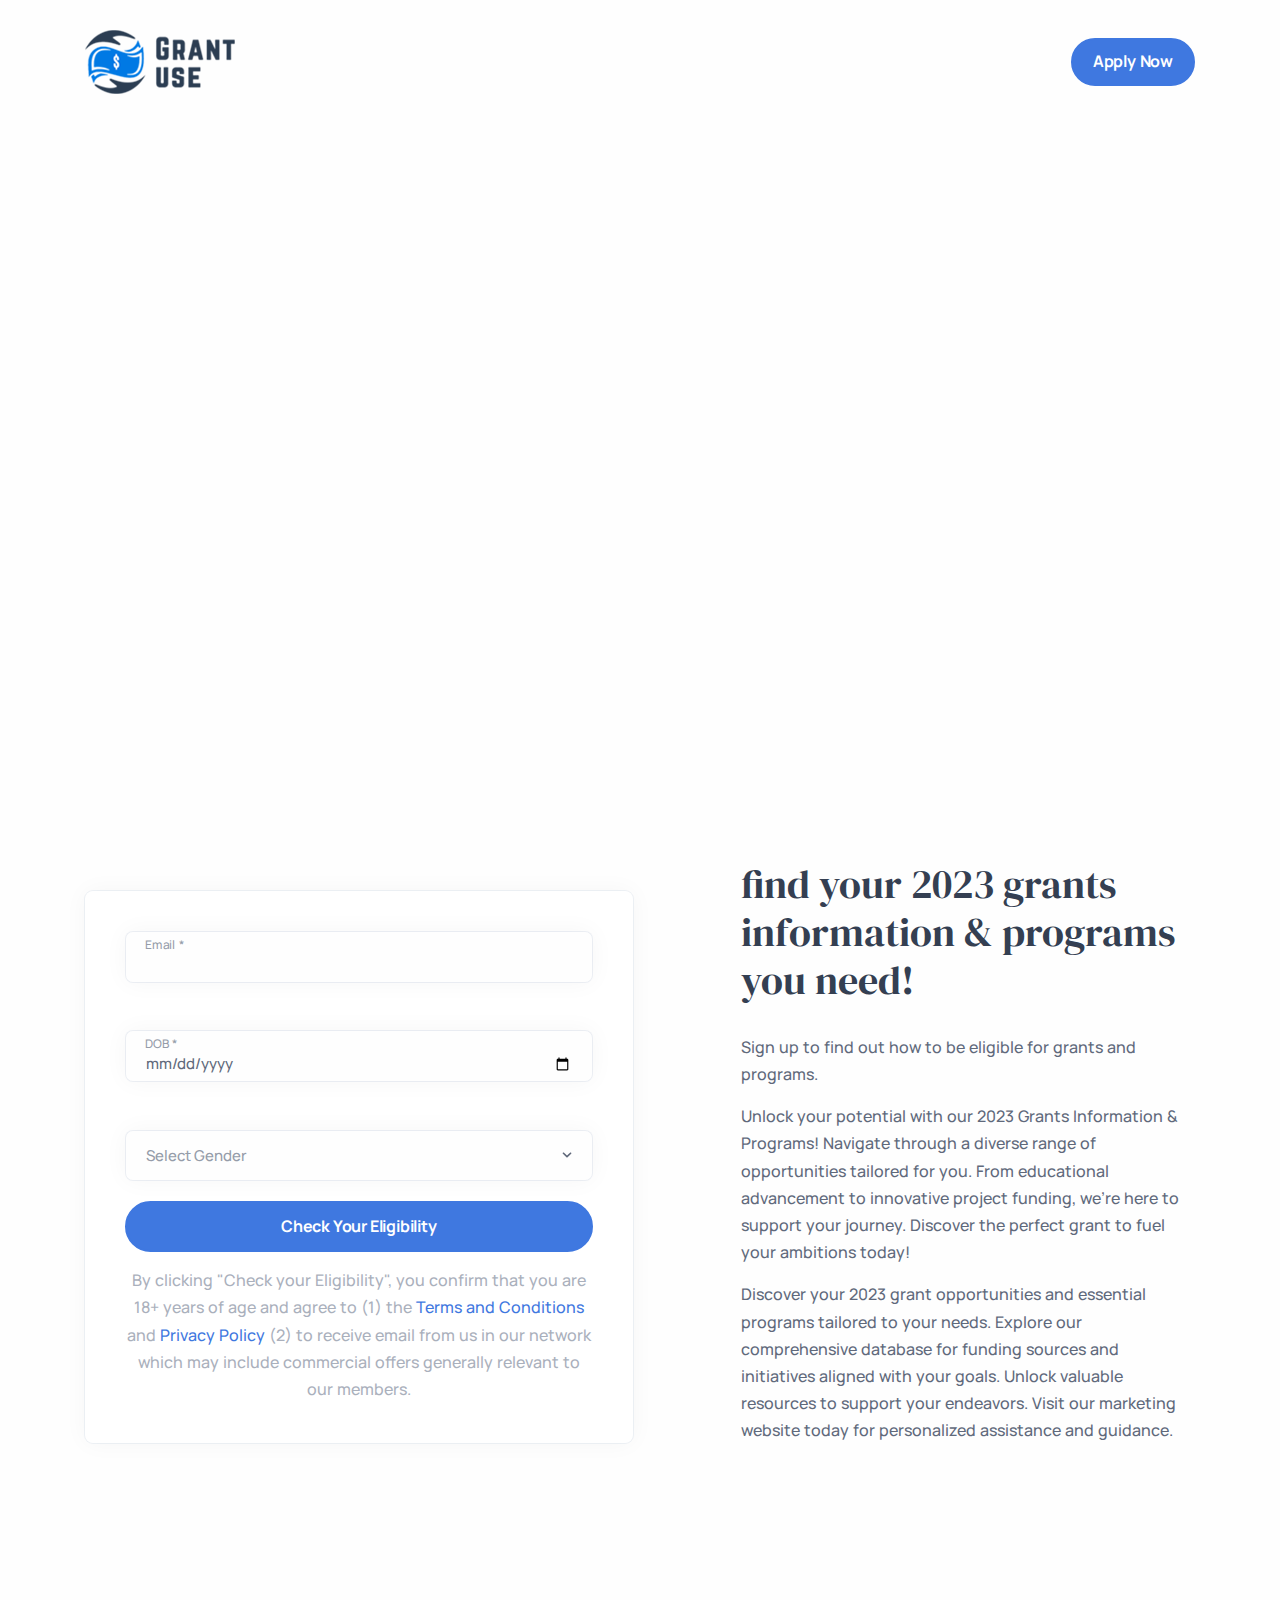
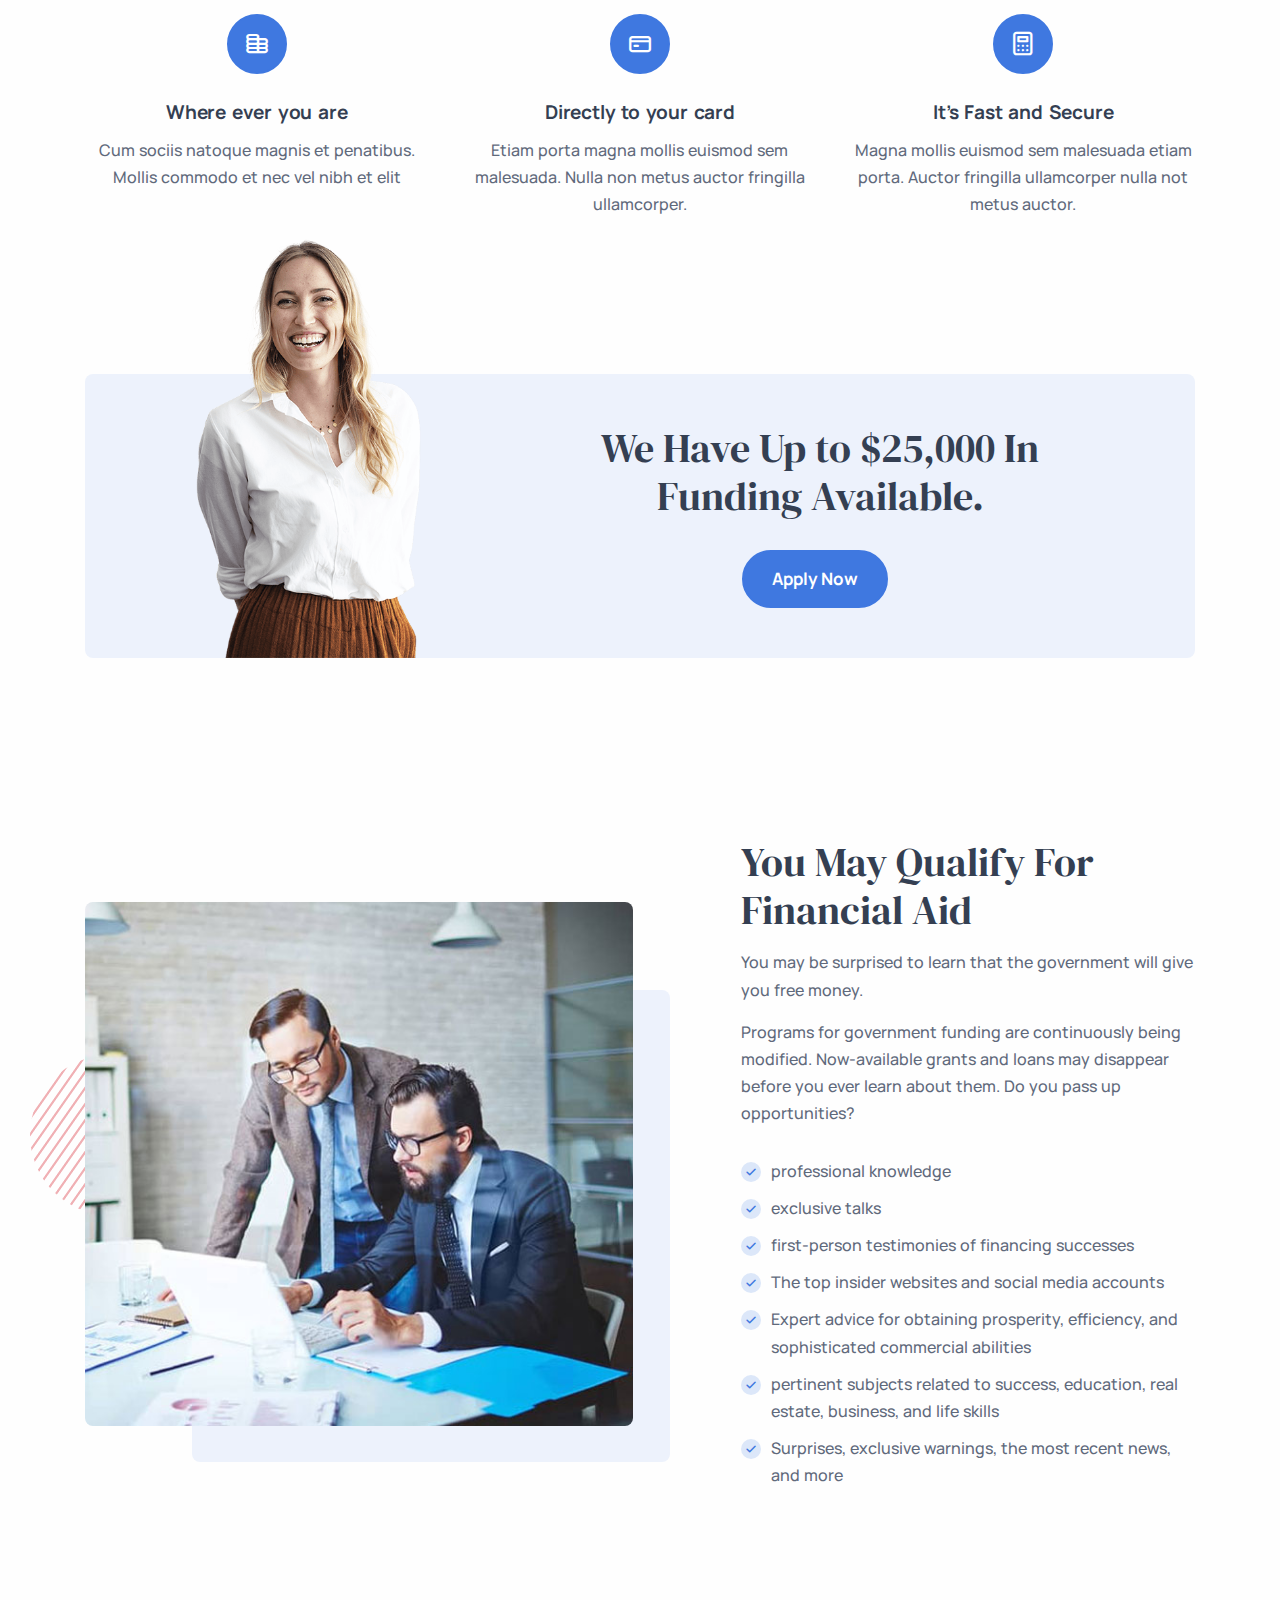
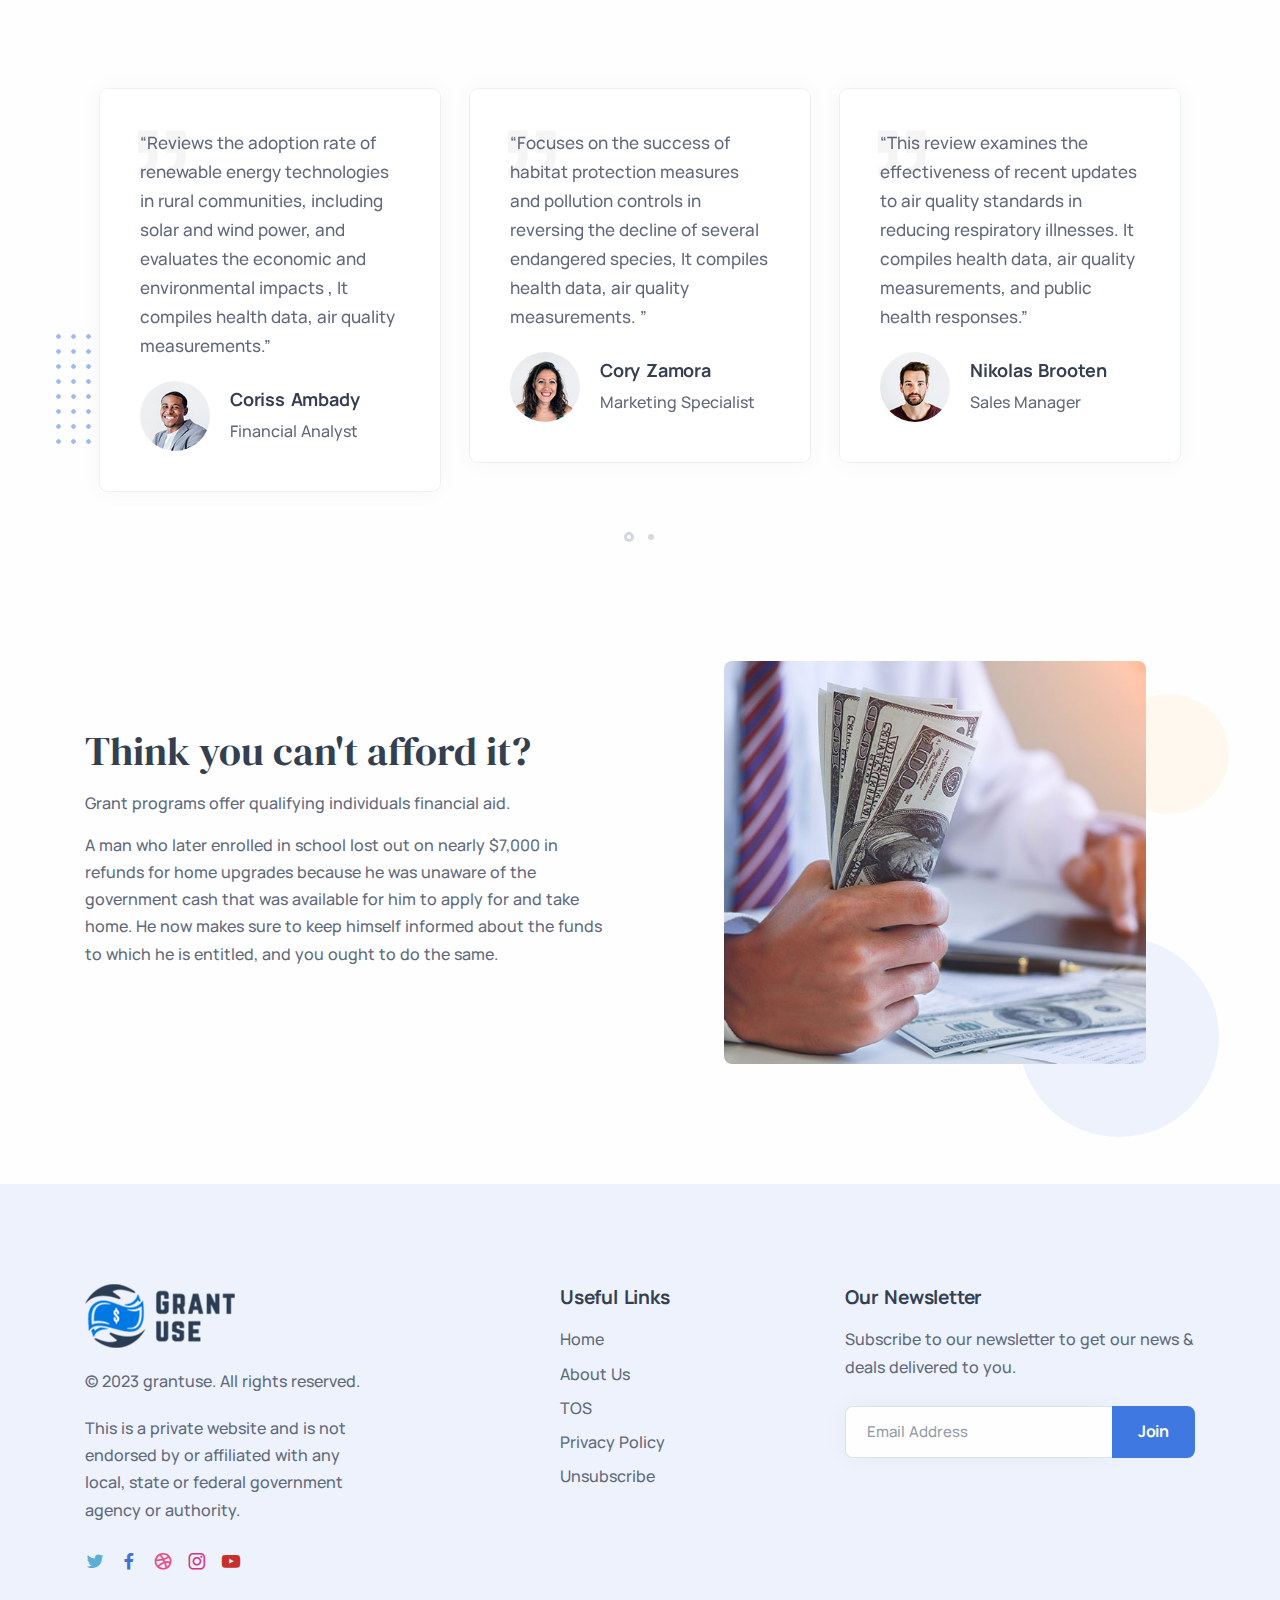
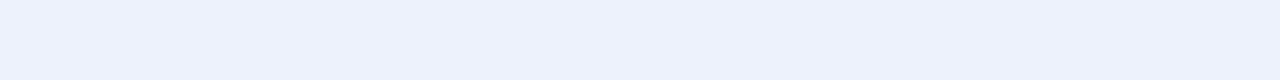
<file: index.html>
<!DOCTYPE html>
<html lang="en">
  <head>
    <meta charset="utf-8" />
    <meta name="viewport" content="width=device-width, initial-scale=1.0" />
    <title>Grant Use</title>
    <meta
      name="description"
      content="One kind of pure life insurance that has affordable rates and provides the insured with death benefits is Grant Use. Get back your premium investment and keep your tax liability low"
    />
    <meta
      name="keywords"
      content="Grant Cardone, Grant Williams, Cary Grant, and Pella Grant"
    />
    <link rel="shortcut icon" href="public/assets/img/favicon.png" />
    <link rel="stylesheet" href="public/assets/css/plugins.css" />
    <link rel="stylesheet" href="public/assets/css/style.css" />
    <link rel="stylesheet" href="public/assets/css/custom.css" />
    <link
      rel="preload"
      href="public/assets/css/fonts/dm.css"
      as="style"
      onload="this.rel='stylesheet'"
    />
  </head>
  <body>
    <div class="content-wrapper">
      <header class="wrapper bg-light">
        <nav
          class="navbar navbar-expand-lg center-nav transparent navbar-light"
        >
          <div class="container flex-lg-row flex-nowrap align-items-center">
            <div class="navbar-brand w-100">
              <a href="index.html">
                <img src="public/assets/img/logo.png" alt="" />
              </a>
            </div>
            <div
              class="navbar-collapse offcanvas offcanvas-nav offcanvas-start"
            >
              <div class="offcanvas-header d-lg-none">
                <h3 class="text-white fs-30 mb-0">Grant Use</h3>
                <button
                  type="button"
                  class="btn-close btn-close-white"
                  data-bs-dismiss="offcanvas"
                  aria-label="Close"
                ></button>
              </div>
            </div>
            <!-- /.navbar-collapse -->
            <div class="navbar-other w-100 d-flex ms-auto">
              <ul class="navbar-nav flex-row align-items-center ms-auto">
                <li class="nav-item">
                  <a href="#apply" class="btn btn-sm btn-primary rounded-pill"
                    >Apply Now</a
                  >
                </li>
                <li class="nav-item d-none">
                  <button class="hamburger offcanvas-nav-btn">
                    <span></span>
                  </button>
                </li>
              </ul>
              <!-- /.navbar-nav -->
            </div>
            <!-- /.navbar-other -->
          </div>
          <!-- /.container -->
        </nav>
        <!-- /.navbar -->
      </header>
      <!-- /header -->
      <section class="wrapper bg-light">
        <div class="container pt-8 pt-md-14">
          <div
            class="row gx-lg-0 gx-xl-8 gy-10 gy-md-13 gy-lg-0 mb-7 mb-md-11 mb-lg-17 align-items-center"
          >
            <div
              class="col-md-8 offset-md-2 col-lg-5 offset-lg-1 position-relative order-lg-2"
              data-cue="zoomIn"
            >
              <div
                class="shape bg-dot primary rellax w-17 h-19"
                data-rellax-speed="1"
                style="top: -1.7rem; left: -1.5rem"
              ></div>
              <div
                class="shape rounded bg-soft-primary rellax d-md-block"
                data-rellax-speed="0"
                style="bottom: -1.8rem; right: -0.8rem; width: 85%; height: 90%"
              ></div>
              <figure class="rounded">
                <img
                  src="public/assets/img/photos/hero-image.jpg"
                  alt=""
                />
              </figure>
            </div>
            <!--/column -->
            <div
              class="col-lg-6 mt-lg-n10 text-center text-lg-start"
              data-cues="slideInDown"
              data-group="page-title"
              data-delay="600"
            >
              <h1 class="display-4 mb-5">
                Billions of Government Dollars In Grants Are Awarded Each and
                Every Year
              </h1>
              <p class="lead fs-25 lh-sm mb-7 px-md-10 px-lg-0">
                More than a million students were eligible for Pell Grants in
                2022–2023; colleges and universities received $23 billion in
                relief aid.
              </p>
              <ul class="gd-hero-list list-unstyled">
                <li
                  class="gd-hero-item d-flex justify-content-center justify-content-lg-start"
                >
                  <span class="gd-hero-item-icon"
                    ><i class="fa-regular fa-square-check"></i
                  ></span>
                  <p class="gd-hero-item-text mb-1">
                    Learn About Grants for Women, Minorities &amp; Veterans
                  </p>
                </li>
                <li
                  class="gd-hero-item d-flex justify-content-center justify-content-lg-start"
                >
                  <span class="gd-hero-item-icon"
                    ><i class="fa-regular fa-square-check"></i
                  ></span>
                  <p class="gd-hero-item-text mb-1">
                    Education Grant Benefits &amp; Assistance
                  </p>
                </li>
                <li
                  class="gd-hero-item d-flex justify-content-center justify-content-lg-start"
                >
                  <span class="gd-hero-item-icon"
                    ><i class="fa-regular fa-square-check"></i
                  ></span>
                  <p class="gd-hero-item-text mb-1">
                    Scholarships for Students In Need
                  </p>
                </li>
                <li
                  class="gd-hero-item d-flex justify-content-center justify-content-lg-start"
                >
                  <span class="gd-hero-item-icon"
                    ><i class="fa-regular fa-square-check"></i
                  ></span>
                  <p class="gd-hero-item-text mb-1">Go Back to School</p>
                </li>
                <li
                  class="gd-hero-item d-flex justify-content-center justify-content-lg-start"
                >
                  <span class="gd-hero-item-icon"
                    ><i class="fa-regular fa-square-check"></i
                  ></span>
                  <p class="gd-hero-item-text mb-1">Start A Business</p>
                </li>
                <li
                  class="gd-hero-item d-flex justify-content-center justify-content-lg-start"
                >
                  <span class="gd-hero-item-icon"
                    ><i class="fa-regular fa-square-check"></i
                  ></span>
                  <p class="gd-hero-item-text mb-1">Pay off Debt</p>
                </li>
                <li
                  class="gd-hero-item d-flex justify-content-center justify-content-lg-start"
                >
                  <span class="gd-hero-item-icon"
                    ><i class="fa-regular fa-square-check"></i
                  ></span>
                  <p class="gd-hero-item-text mb-1">Buy A Home</p>
                </li>
              </ul>
            </div>
            <!--/column -->
          </div>
          <!-- /.row -->
        </div>
        <!--/.container -->
        <div class="container" id="apply">
          <div
            class="row gy-10 gy-sm-13 gx-lg-3 align-items-center mb-14 mb-md-16 mb-lg-17"
          >
            <div class="col-md-8 col-lg-6 position-relative mx-auto">
              <div class="card">
                <div class="card-body">
                  <form
                    class=""
                    action="Coregistraion.html"
                    id="contact_form1"
                    name="contact_form"
                    
                  >
                    <div class="row gx-4">
                      <div class="col-12">
                        <div class="form-floating mb-4">
                          <input
                            type="email"
                            name="email"
                            id="email"
                            class="form-control"
                          />
                          <label for="email">Email *</label>
                        </div>
                        <label
                          id="email-error"
                          class="color-red"
                          for="email"
                        ></label>
                      </div>
                      <!-- /column -->
                      <div class="col-12">
                        <div class="form-floating mb-4">
                          <input
                            type="date"
                            class="form-control"
                            id="dob"
                            name="dob"
                          />
                          <label for="dob">DOB *</label>
                        </div>
                        <label
                          id="dob-error"
                          class="color-red"
                          for="dob"
                        ></label>
                      </div>
                      <!-- /column -->
                      <div class="col-12">
                        <div class="form-select-wrapper mb-4">
                          <select class="form-select" id="gender" name="gender">
                            <option selected disabled value="">
                              Select Gender
                            </option>
                            <option value="Sales">Male</option>
                            <option value="Marketing">Female</option>
                          </select>
                        </div>
                      </div>
                      <!-- /column -->
                      <div class="col-12 text-center">
                        <button
                          type="submit"
                          
                          class="btn btn-primary rounded-pill btn-send mb-3 w-100"
                        >
                          Check Your Eligibility
                        </button>
                        <!-- <input type="submit" class="btn btn-primary rounded-pill btn-send mb-3 w-100" value="Check Your Eligibility"> -->
                        <p class="text-muted mb-0">
                          By clicking "Check your Eligibility", you confirm that
                          you are 18+ years of age and agree to (1) the
                          <a href="terms.html"> Terms and Conditions</a>
                          and
                          <a href="privacy.html"> Privacy Policy</a>
                          (2) to receive email from us in our network which may
                          include commercial offers generally relevant to our
                          members.
                        </p>
                      </div>
                      <!-- /column -->
                    </div>
                    <!-- /.row -->
                  </form>
                </div>
              </div>

              <!-- /form -->
            </div>
            <!--/column -->
            <div class="col-lg-5 offset-lg-1">
              <h3 class="display-4 mb-6">
                find your 2023 grants information & programs you need!
              </h3>
              <p class="mb-3">
                Sign up to find out how to be eligible for grants and programs.
              </p>
              <p class="mb-3">
                Unlock your potential with our 2023 Grants Information &
                Programs! Navigate through a diverse range of opportunities
                tailored for you. From educational advancement to innovative
                project funding, we're here to support your journey. Discover
                the perfect grant to fuel your ambitions today!
              </p>
              <p class="mb-6">
                Discover your 2023 grant opportunities and essential programs
                tailored to your needs. Explore our comprehensive database for
                funding sources and initiatives aligned with your goals. Unlock
                valuable resources to support your endeavors. Visit our
                marketing website today for personalized assistance and
                guidance.
              </p>
              <!-- <div class="row gy-3 gx-xl-8">
                                            <div class="col-xl-6">
                                                <ul class="icon-list bullet-bg bullet-soft-primary mb-0">
                                                    <li><span><i class="uil uil-check"></i></span><span>Aenean eu leo quam ornare curabitur blandit
                                                            tempus.</span></li>
                                                    <li class="mt-3"><span><i class="uil uil-check"></i></span><span>Nullam quis risus eget urna
                                                            mollis ornare donec elit.</span></li>
                                                </ul>
                                            </div>
                                            <div class="col-xl-6">
                                                <ul class="icon-list bullet-bg bullet-soft-primary mb-0">
                                                    <li><span><i class="uil uil-check"></i></span><span>Etiam porta sem malesuada magna mollis
                                                            euismod.</span></li>
                                                    <li class="mt-3"><span><i class="uil uil-check"></i></span><span>Fermentum massa vivamus
                                                            faucibus amet euismod.</span></li>
                                                </ul>
                                            </div>
                                        </div> -->
              <!--/.row -->
            </div>
            <!--/column -->
          </div>
          <!-- /.row -->
          <div class="row gx-md-8 gy-8 text-center mb-14 mb-md-17">
            <div class="col-md-4 col-lg-4">
              <div class="icon btn btn-circle btn-lg btn-primary pe-none mb-5">
                <i class="uil uil-coins"></i>
              </div>
              <h4>Where ever you are</h4>
              <p class="mb-3">
                Cum sociis natoque magnis et penatibus. Mollis commodo et nec
                vel nibh et elit
              </p>
              <!-- <a href="#" class="more hover">HOW IT WORKS?</a> -->
            </div>
            <!--/column -->
            <div class="col-md-4 col-lg-4">
              <div class="icon btn btn-circle btn-lg btn-primary pe-none mb-5">
                <i class="uil uil-credit-card"></i>
              </div>
              <h4>Directly to your card</h4>
              <p class="mb-3">
                Etiam porta magna mollis euismod sem malesuada. Nulla non metus
                auctor fringilla ullamcorper.
              </p>
              <!-- <a href="#" class="more hover">DON’T HAVE A CARD?</a> -->
            </div>
            <!--/column -->
            <div class="col-md-4 col-lg-4">
              <div class="icon btn btn-circle btn-lg btn-primary pe-none mb-5">
                <i class="uil uil-calculator"></i>
              </div>
              <h4>It’s Fast and Secure</h4>
              <p class="mb-3">
                Magna mollis euismod sem malesuada etiam porta. Auctor fringilla
                ullamcorper nulla not metus auctor.
              </p>
              <!-- <a href="#" class="more hover">READ OUR POLICIES</a> -->
            </div>
            <!--/column -->
          </div>
          <!--/.row -->
          <div class="card bg-soft-primary mb-14 mb-md-17 mb-lg-19">
            <div class="card-body p-md-10 py-xxl-16 position-relative">
              <div
                class="position-absolute d-none d-lg-block"
                style="bottom: 0; left: 10%; width: 22%; z-index: 2"
              >
                <figure>
                  <img src="public/assets/img/photos/co2.png" alt="" />
                </figure>
              </div>
              <div class="row gx-md-0 gx-xl-12 text-center">
                <div class="col-lg-7 offset-lg-5 col-xl-6">
                  <blockquote class="border-0 fs-lg mb-0">
                    <h3 class="display-4 mb-6">
                      We Have Up to $25,000 In Funding Available.
                    </h3>
                    <a href="#apply" class="btn btn-lg btn-primary rounded-pill me-2"
                      >Apply Now</a
                    >
                  </blockquote>
                </div>
                <!-- /column -->
              </div>
              <!-- /.row -->
            </div>
            <!--/.card-body -->
          </div>
          <!--/.card -->
          <div
            class="row gy-10 gy-sm-13 gx-lg-3 align-items-center mb-14 mb-md-17 mb-lg-19"
          >
            <div class="col-md-8 col-lg-6 position-relative mx-auto">
              <div
                class="shape bg-line red rounded-circle rellax w-18 h-18"
                data-rellax-speed="1"
                style="top: -2.2rem; left: -2.4rem"
              ></div>
              <div
                class="shape rounded bg-soft-primary rellax d-md-block"
                data-rellax-speed="0"
                style="bottom: -1.8rem; right: -1.5rem; width: 85%; height: 90%"
              ></div>
              <figure class="rounded">
                <img
                  src="public/assets/img/photos/about7.jpg"
                  alt="about image"
                />
              </figure>
            </div>
            <!--/column -->
            <div class="col-lg-5 col-xl-5 offset-lg-1">
              <h2 class="display-4 mb-3">You May Qualify For Financial Aid</h2>
              <p class="mb-3">
                You may be surprised to learn that the government will give you
                free money.
              </p>
              <p class="mb-6">
                Programs for government funding are continuously being modified.
                Now-available grants and loans may disappear before you ever
                learn about them. Do you pass up opportunities?
              </p>
              <ul class="icon-list bullet-bg bullet-soft-primary mb-0">
                <li>
                  <span><i class="uil uil-check"></i></span
                  ><span>professional knowledge</span>
                </li>
                <li class="mt-2">
                  <span><i class="uil uil-check"></i></span
                  ><span>exclusive talks</span>
                </li>
                <li class="mt-2">
                  <span><i class="uil uil-check"></i></span
                  ><span>first-person testimonies of financing successes</span>
                </li>
                <li class="mt-2">
                  <span><i class="uil uil-check"></i></span
                  ><span
                    >The top insider websites and social media accounts</span
                  >
                </li>
                <li class="mt-2">
                  <span><i class="uil uil-check"></i></span
                  ><span
                    >Expert advice for obtaining prosperity, efficiency, and
                    sophisticated commercial abilities</span
                  >
                </li>
                <li class="mt-2">
                  <span><i class="uil uil-check"></i></span
                  ><span
                    >pertinent subjects related to success, education, real
                    estate, business, and life skills</span
                  >
                </li>
                <li class="mt-2">
                  <span><i class="uil uil-check"></i></span
                  ><span
                    >Surprises, exclusive warnings, the most recent news, and
                    more
                  </span>
                </li>
              </ul>
            </div>
            <!--/column -->
          </div>
          <!--/.row -->
        </div>
        <!-- /.container -->
      </section>
      <!-- /section -->
      <section class="wrapper bg-light">
        <div class="container">
          <div class="position-relative">
            <div
              class="shape rounded-circle bg-soft-yellow rellax w-16 h-16"
              data-rellax-speed="1"
              style="bottom: 0.5rem; right: -1.7rem"
            ></div>
            <div
              class="shape bg-dot primary rellax w-16 h-16"
              data-rellax-speed="1"
              style="top: -1rem; left: -1.7rem"
            ></div>
            <div
              class="swiper-container dots-closer mb-6"
              data-margin="0"
              data-dots="true"
              data-items-xl="3"
              data-items-md="2"
              data-items-xs="1"
            >
              <div class="swiper">
                <div class="swiper-wrapper">
                  <div class="swiper-slide">
                    <div class="item-inner">
                      <div class="card">
                        <div class="card-body">
                          <blockquote class="icon mb-0">
                            <p>
                              “Reviews the adoption rate of renewable energy
                              technologies in rural communities, including solar
                              and wind power, and evaluates the economic and
                              environmental impacts , It compiles health data,
                              air quality measurements.”
                            </p>
                            <div class="blockquote-details">
                              <img
                                class="rounded-circle w-12"
                                src="public/assets/img/avatars/te1.jpg"
                                alt=""
                              />
                              <div class="info">
                                <h5 class="mb-1">Coriss Ambady</h5>
                                <p class="mb-0">Financial Analyst</p>
                              </div>
                            </div>
                          </blockquote>
                        </div>
                        <!-- /.card-body -->
                      </div>
                      <!-- /.card -->
                    </div>
                    <!-- /.item-inner -->
                  </div>
                  <!--/.swiper-slide -->
                  <div class="swiper-slide">
                    <div class="item-inner">
                      <div class="card">
                        <div class="card-body">
                          <blockquote class="icon mb-0">
                            <p>
                              “Focuses on the success of habitat protection
                              measures and pollution controls in reversing the
                              decline of several endangered species, It compiles
                              health data, air quality measurements. ”
                            </p>
                            <div class="blockquote-details">
                              <img
                                class="rounded-circle w-12"
                                src="public/assets/img/avatars/te2.jpg"
                                alt=""
                              />
                              <div class="info">
                                <h5 class="mb-1">Cory Zamora</h5>
                                <p class="mb-0">Marketing Specialist</p>
                              </div>
                            </div>
                          </blockquote>
                        </div>
                        <!-- /.card-body -->
                      </div>
                      <!-- /.card -->
                    </div>
                    <!-- /.item-inner -->
                  </div>
                  <!--/.swiper-slide -->
                  <div class="swiper-slide">
                    <div class="item-inner">
                      <div class="card">
                        <div class="card-body">
                          <blockquote class="icon mb-0">
                            <p>
                              “This review examines the effectiveness of recent
                              updates to air quality standards in reducing
                              respiratory illnesses. It compiles health data,
                              air quality measurements, and public health
                              responses.”
                            </p>
                            <div class="blockquote-details">
                              <img
                                class="rounded-circle w-12"
                                src="public/assets/img/avatars/te3.jpg"
                                alt=""
                              />
                              <div class="info">
                                <h5 class="mb-1">Nikolas Brooten</h5>
                                <p class="mb-0">Sales Manager</p>
                              </div>
                            </div>
                          </blockquote>
                        </div>
                        <!-- /.card-body -->
                      </div>
                      <!-- /.card -->
                    </div>
                    <!-- /.item-inner -->
                  </div>
                  <!--/.swiper-slide -->
                  <div class="swiper-slide">
                    <div class="item-inner">
                      <div class="card">
                        <div class="card-body">
                          <blockquote class="icon mb-0">
                            <p>
                              “This review assesses the impact of the Clean
                              Water Act's latest regulatory amendments on small
                              communities. It includes data on water quality
                              improvements, compliance costs, and feedback from
                              community leaders.”
                            </p>
                            <div class="blockquote-details">
                              <img
                                class="rounded-circle w-12"
                                src="public/assets/img/avatars/te4.jpg"
                                alt=""
                              />
                              <div class="info">
                                <h5 class="mb-1">Coriss Ambady</h5>
                                <p class="mb-0">Financial Analyst</p>
                              </div>
                            </div>
                          </blockquote>
                        </div>
                        <!-- /.card-body -->
                      </div>
                      <!-- /.card -->
                    </div>
                    <!-- /.item-inner -->
                  </div>
                  <!--/.swiper-slide -->
                </div>
                <!--/.swiper-wrapper -->
              </div>
              <!-- /.swiper -->
            </div>
            <!-- /.swiper-container -->
          </div>
          <!-- /.position-relative -->
        </div>
        <!-- /.container -->
      </section>
      <!-- /section -->
      <section class="wrapper bg-light">
        <div class="container py-14 py-md-16">
          <div class="row gx-lg-8 gx-xl-12 gy-10 align-items-center">
            <div
              class="col-md-8 col-lg-6 col-xl-5 order-lg-2 position-relative mx-auto"
            >
              <div
                class="shape bg-soft-primary rounded-circle rellax w-20 h-20"
                data-rellax-speed="1"
                style="top: -2rem; right: -1.9rem"
              ></div>
              <figure class="rounded">
                <img src="public/assets/img/photos/afford-2.jpg" alt="afford" />
              </figure>
            </div>
            <!--/column -->
            <div class="col-lg-6">
              <h2 class="display-4 mb-3">Think you can't afford it?</h2>
              <p class="mb-3">
                Grant programs offer qualifying individuals financial aid.
              </p>
              <p class="mb-6">
                A man who later enrolled in school lost out on nearly $7,000 in
                refunds for home upgrades because he was unaware of the
                government cash that was available for him to apply for and take
                home. He now makes sure to keep himself informed about the funds
                to which he is entitled, and you ought to do the same.
              </p>
              <!--/.row -->
            </div>
            <!--/column -->
          </div>
          <!--/.row -->
        </div>
        <!-- /.container -->
      </section>
      <!-- /section -->
    </div>
    <footer class="bg-soft-primary">
      <div class="container py-13 py-md-15">
        <div class="row gy-6 gy-lg-0">
          <div class="col-md-6 col-lg-4">
            <div class="widget">
              <img class="mb-4" src="public/assets/img/logo.png" alt="" />
              <p class="mb-4">© 2023 grantuse. All rights reserved.</p>
              <p class="mb-4 me-12">
                This is a private website and is not endorsed by or affiliated
                with any local, state or federal government agency or authority.
              </p>
              <nav class="nav social">
                <a href="#"><i class="uil uil-twitter"></i></a>
                <a href="#"><i class="uil uil-facebook-f"></i></a>
                <a href="#"><i class="uil uil-dribbble"></i></a>
                <a href="#"><i class="uil uil-instagram"></i></a>
                <a href="#"><i class="uil uil-youtube"></i></a>
              </nav>
              <!-- /.social -->
            </div>
            <!-- /.widget -->
          </div>
          <!-- /column -->
          <div class="col-md-6 col-lg-3 offset-lg-1">
            <div class="widget">
              <h4 class="widget-title mb-3">Useful Links</h4>
              <ul class="list-unstyled text-reset mb-0">
                <li><a href="index.html">Home</a></li>
                <li><a href="about.html">About Us</a></li>
                <li><a href="terms.html">TOS</a></li>
                <li>
                  <a href="privacy.html">Privacy Policy</a>
                </li>
                <li>
                  <a href="unsubscribe.html">Unsubscribe</a>
                </li>
              </ul>
            </div>
            <!-- /.widget -->
          </div>
          <!-- /column -->
          <div class="col-md-12 col-lg-4">
            <div class="widget">
              <h4 class="widget-title mb-3">Our Newsletter</h4>
              <p class="mb-5">
                Subscribe to our newsletter to get our news & deals delivered to
                you.
              </p>
              <div class="newsletter-wrapper">
                <!-- Begin Mailchimp Signup Form -->
                <div id="mc_embed_signup2">
                  <form
                    action="https://elemisfreebies.us20.list-manage.com/subscribe/post?u=aa4947f70a475ce162057838d&amp;id=b49ef47a9a"
                    method="post"
                    id="mc-embedded-subscribe-form2"
                    name="mc-embedded-subscribe-form"
                    class="validate"
                    target="_blank"
                    novalidate
                  >
                    <div id="mc_embed_signup_scroll2">
                      <div class="mc-field-group input-group form-floating">
                        <input
                          type="email"
                          value=""
                          name="EMAIL"
                          class="required email form-control"
                          placeholder="Email Address"
                          id="mce-EMAIL2"
                        />
                        <label for="mce-EMAIL2">Email Address</label>
                        <input
                          type="submit"
                          value="Join"
                          name="subscribe"
                          id="mc-embedded-subscribe2"
                          class="btn btn-primary"
                        />
                      </div>
                      <div id="mce-responses2" class="clear">
                        <div
                          class="response"
                          id="mce-error-response2"
                          style="display: none"
                        ></div>
                        <div
                          class="response"
                          id="mce-success-response2"
                          style="display: none"
                        ></div>
                      </div>
                      <!-- real people should not fill this in and expect good things - do not remove this or risk form bot signups-->
                      <div
                        style="position: absolute; left: -5000px"
                        aria-hidden="true"
                      >
                        <input
                          type="text"
                          name="b_ddc180777a163e0f9f66ee014_4b1bcfa0bc"
                          tabindex="-1"
                          value=""
                        />
                      </div>
                      <div class="clear"></div>
                    </div>
                  </form>
                </div>
                <!--End mc_embed_signup-->
              </div>
              <!-- /.newsletter-wrapper -->
            </div>
            <!-- /.widget -->
          </div>
          <!-- /column -->
        </div>
        <!--/.row -->
      </div>
      <!-- /.container -->
    </footer>
    <div class="progress-wrap">
      <svg
        class="progress-circle svg-content"
        width="100%"
        height="100%"
        viewBox="-1 -1 102 102"
      >
        <path d="M50,1 a49,49 0 0,1 0,98 a49,49 0 0,1 0,-98" />
      </svg>
    </div>
    <script src="public/assets/js/plugins.js"></script>
    <script src="public/assets/js/theme.js"></script>
    <script src="public/assets/js/jquery-3.7.1.min.js"></script>
    <script src="public/assets/js/jquery.validate.min.js"></script>
    <script src="public/assets/js/additional-methods.min.js"></script>
    <script>
      document.getElementById('contact_form1').addEventListener('submit', function (event) {
  event.preventDefault(); // Prevent default form submission behavior

  // const alertMessage = document.getElementById('alertMessage');
  // alertMessage.classList.remove('d-none'); // Show the success message

  this.reset(); // Clear the form fields

  // Redirect to another page after a delay (e.g., 3 seconds)
  
    window.location.href = 'Coregistraion.html'; // Replace with your target URL
  
});

    </script>

    <!-- <script src="public/assets/js/contact_us.js"></script> -->
  </body>
</html>
</file>
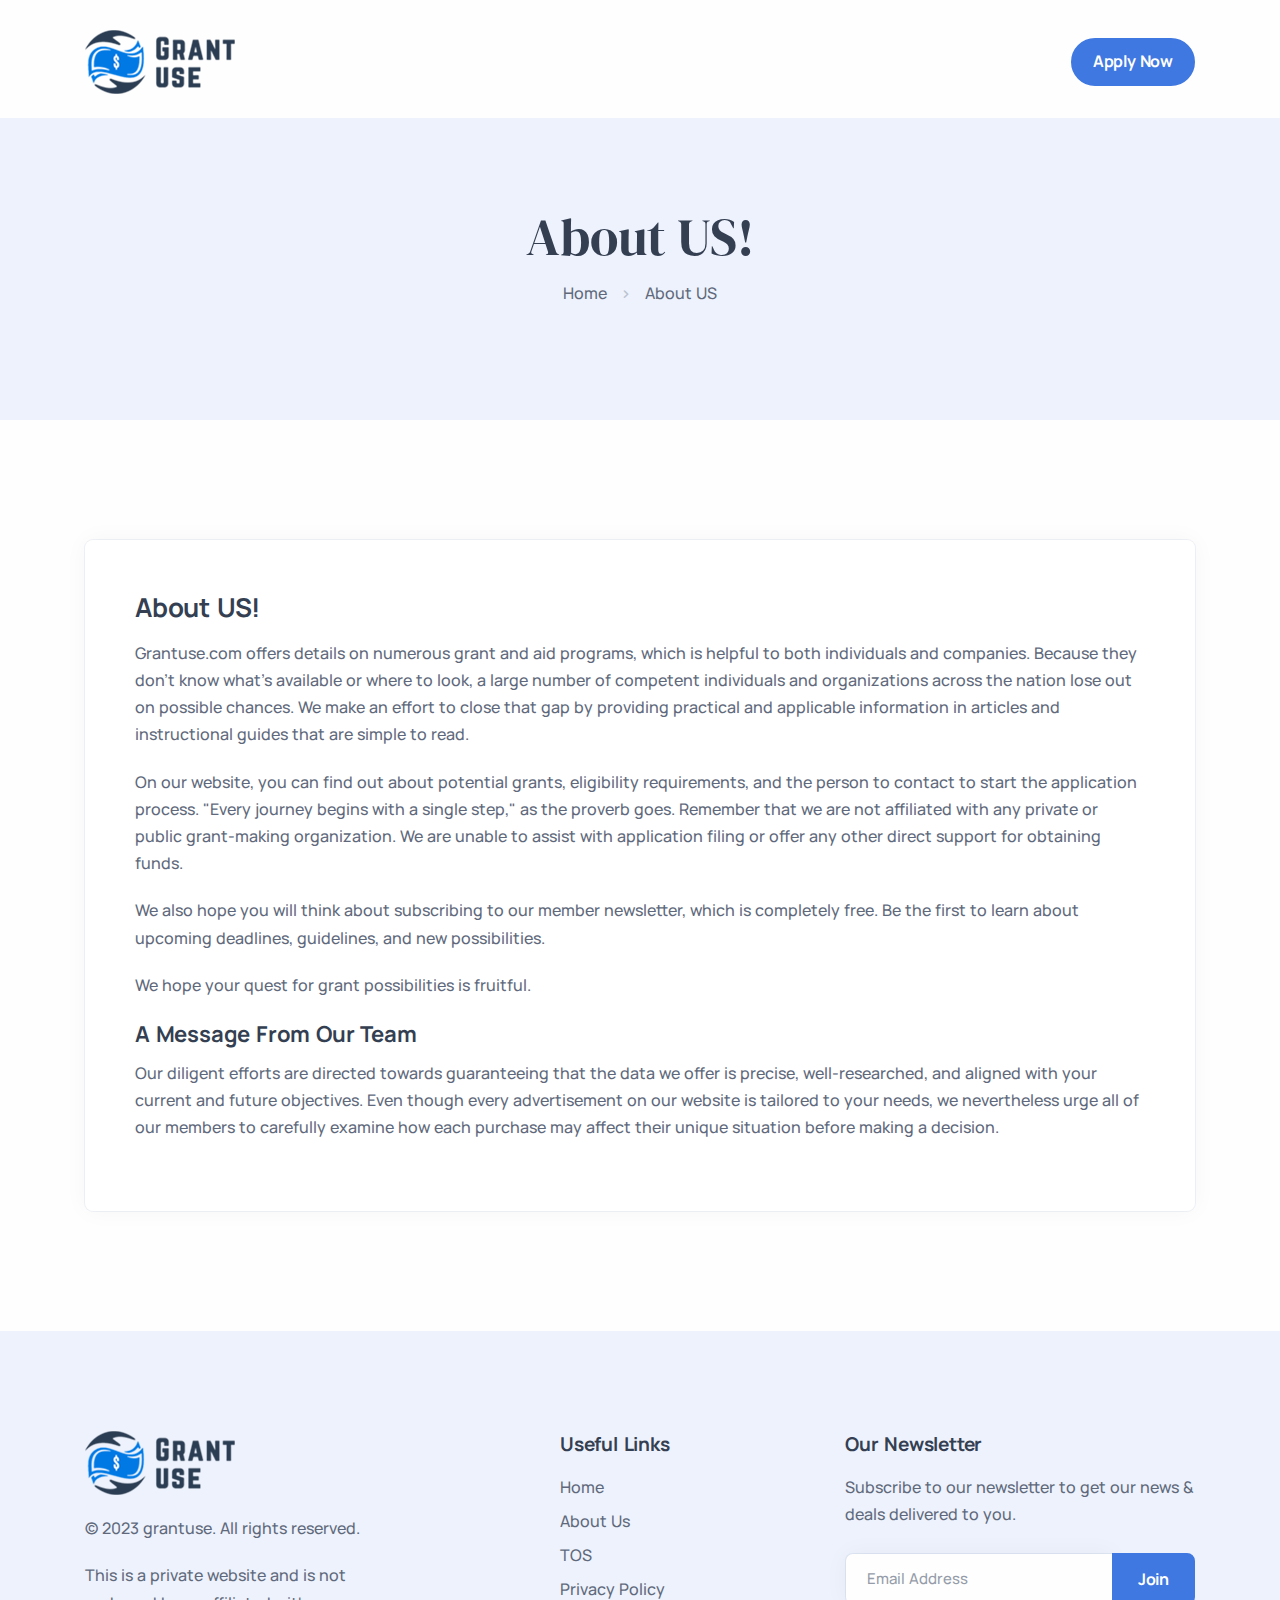
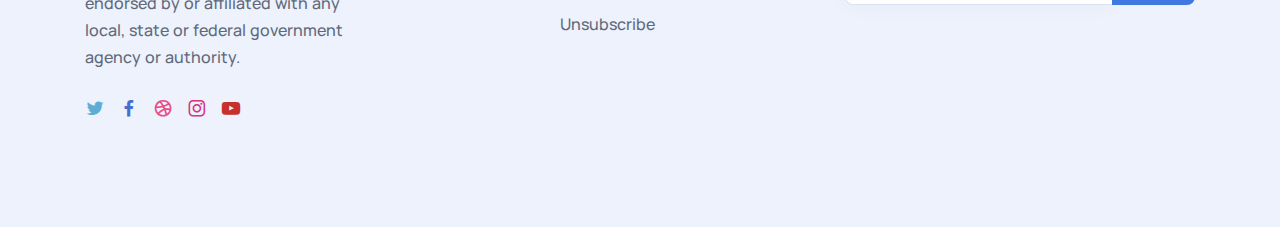
<file: about.html>
<!DOCTYPE html>
<html lang="en">
  <head>
    <meta charset="utf-8" />
    <meta name="viewport" content="width=device-width, initial-scale=1.0" />
    <title>Grant Use</title>
    <meta
      name="description"
      content="Visit our About Us page to find out more about our company's background, core principles, and goals."
    />
    <meta
      name="keywords"
      content="Grant Cardone, Grant Williams, Cary Grant, and Pella Grant"
    />
    <link rel="shortcut icon" href="public/assets/img/favicon.png" />
    <link rel="stylesheet" href="public/assets/css/plugins.css" />
    <link rel="stylesheet" href="public/assets/css/style.css" />
    <link rel="stylesheet" href="public/assets/css/custom.css" />
    <link
      rel="preload"
      href="public/assets/css/fonts/dm.css"
      as="style"
      onload="this.rel='stylesheet'"
    />
  </head>
  <body>
    <div class="content-wrapper">
      <header class="wrapper bg-light">
        <nav
          class="navbar navbar-expand-lg center-nav transparent navbar-light"
        >
          <div class="container flex-lg-row flex-nowrap align-items-center">
            <div class="navbar-brand w-100">
              <a href="index.html">
                <img src="public/assets/img/logo.png" alt="" />
              </a>
            </div>
            <div
              class="navbar-collapse offcanvas offcanvas-nav offcanvas-start"
            >
              <div class="offcanvas-header d-lg-none">
                <h3 class="text-white fs-30 mb-0">Grant Use</h3>
                <button
                  type="button"
                  class="btn-close btn-close-white"
                  data-bs-dismiss="offcanvas"
                  aria-label="Close"
                ></button>
              </div>
            </div>
            <!-- /.navbar-collapse -->
            <div class="navbar-other w-100 d-flex ms-auto">
              <ul class="navbar-nav flex-row align-items-center ms-auto">
                <li class="nav-item">
                  <a href="#" class="btn btn-sm btn-primary rounded-pill"
                    >Apply Now</a
                  >
                </li>
                <li class="nav-item d-none">
                  <button class="hamburger offcanvas-nav-btn">
                    <span></span>
                  </button>
                </li>
              </ul>
              <!-- /.navbar-nav -->
            </div>
            <!-- /.navbar-other -->
          </div>
          <!-- /.container -->
        </nav>
        <!-- /.navbar -->
      </header>
      <!-- /header -->
      <section class="wrapper bg-soft-primary">
        <div class="container pt-10 pb-10 pt-md-14 pb-md-14 text-center">
          <div class="row">
            <div class="col-md-10 col-lg-8 col-xl-7 col-xxl-6 mx-auto">
              <h1 class="display-1 mb-3">About US!</h1>
              <nav class="d-inline-block" aria-label="breadcrumb">
                <ol class="breadcrumb">
                  <li class="breadcrumb-item"><a href="#">Home</a></li>
                  <li class="breadcrumb-item active" aria-current="page">
                    About US
                  </li>
                </ol>
              </nav>
              <!-- /nav -->
            </div>
            <!-- /column -->
          </div>
          <!-- /.row -->
        </div>
        <!-- /.container -->
      </section>
      <!-- /section -->
      <div class="container">
        <div class="row gx-0">
          <div class="col-12">
            <section id="aboutUs" class="wrapper py-14 py-lg-16">
              <div class="card">
                <div class="card-body p-6 p-md-10">
                  <h2 class="mb-3">About US!</h2>
                  <p>
                    Grantuse.com offers details on numerous grant and aid
                    programs, which is helpful to both individuals and
                    companies. Because they don't know what's available or where
                    to look, a large number of competent individuals and
                    organizations across the nation lose out on possible
                    chances. We make an effort to close that gap by providing
                    practical and applicable information in articles and
                    instructional guides that are simple to read.
                  </p>
                  <p>
                    On our website, you can find out about potential grants,
                    eligibility requirements, and the person to contact to start
                    the application process. "Every journey begins with a single
                    step," as the proverb goes. Remember that we are not
                    affiliated with any private or public grant-making
                    organization. We are unable to assist with application
                    filing or offer any other direct support for obtaining
                    funds.
                  </p>
                  <p>
                    We also hope you will think about subscribing to our member
                    newsletter, which is completely free. Be the first to learn
                    about upcoming deadlines, guidelines, and new possibilities.
                  </p>
                  <p>We hope your quest for grant possibilities is fruitful.</p>
                  <h3>A Message From Our Team</h3>
                  <p>
                    Our diligent efforts are directed towards guaranteeing that
                    the data we offer is precise, well-researched, and aligned
                    with your current and future objectives. Even though every
                    advertisement on our website is tailored to your needs, we
                    nevertheless urge all of our members to carefully examine
                    how each purchase may affect their unique situation before
                    making a decision.
                  </p>
                </div>
                <!--/.card-body -->
              </div>
              <!--/.card -->
            </section>
          </div>
          <!-- /column -->
        </div>
        <!-- /.row -->
      </div>
      <!-- /.container -->
    </div>
    <footer class="bg-soft-primary">
      <div class="container py-13 py-md-15">
        <div class="row gy-6 gy-lg-0">
          <div class="col-md-6 col-lg-4">
            <div class="widget">
              <img class="mb-4" src="public/assets/img/logo.png" alt="" />
              <p class="mb-4">© 2023 grantuse. All rights reserved.</p>
              <p class="mb-4 me-12">
                This is a private website and is not endorsed by or affiliated
                with any local, state or federal government agency or authority.
              </p>
              <nav class="nav social">
                <a href="#"><i class="uil uil-twitter"></i></a>
                <a href="#"><i class="uil uil-facebook-f"></i></a>
                <a href="#"><i class="uil uil-dribbble"></i></a>
                <a href="#"><i class="uil uil-instagram"></i></a>
                <a href="#"><i class="uil uil-youtube"></i></a>
              </nav>
              <!-- /.social -->
            </div>
            <!-- /.widget -->
          </div>
          <!-- /column -->
          <div class="col-md-6 col-lg-3 offset-lg-1">
            <div class="widget">
              <h4 class="widget-title mb-3">Useful Links</h4>
              <ul class="list-unstyled text-reset mb-0">
                <li><a href="index.html">Home</a></li>
                <li><a href="about.html">About Us</a></li>
                <li><a href="terms.html">TOS</a></li>
                <li>
                  <a href="privacy.html">Privacy Policy</a>
                </li>
                <li>
                  <a href="unsubscribe.html">Unsubscribe</a>
                </li>
              </ul>
            </div>
            <!-- /.widget -->
          </div>
          <!-- /column -->
          <div class="col-md-12 col-lg-4">
            <div class="widget">
              <h4 class="widget-title mb-3">Our Newsletter</h4>
              <p class="mb-5">
                Subscribe to our newsletter to get our news & deals delivered to
                you.
              </p>
              <div class="newsletter-wrapper">
                <!-- Begin Mailchimp Signup Form -->
                <div id="mc_embed_signup2">
                  <form
                    action="https://elemisfreebies.us20.list-manage.com/subscribe/post?u=aa4947f70a475ce162057838d&amp;id=b49ef47a9a"
                    method="post"
                    id="mc-embedded-subscribe-form2"
                    name="mc-embedded-subscribe-form"
                    class="validate"
                    target="_blank"
                    novalidate
                  >
                    <div id="mc_embed_signup_scroll2">
                      <div class="mc-field-group input-group form-floating">
                        <input
                          type="email"
                          value=""
                          name="EMAIL"
                          class="required email form-control"
                          placeholder="Email Address"
                          id="mce-EMAIL2"
                        />
                        <label for="mce-EMAIL2">Email Address</label>
                        <input
                          type="submit"
                          value="Join"
                          name="subscribe"
                          id="mc-embedded-subscribe2"
                          class="btn btn-primary"
                        />
                      </div>
                      <div id="mce-responses2" class="clear">
                        <div
                          class="response"
                          id="mce-error-response2"
                          style="display: none"
                        ></div>
                        <div
                          class="response"
                          id="mce-success-response2"
                          style="display: none"
                        ></div>
                      </div>
                      <!-- real people should not fill this in and expect good things - do not remove this or risk form bot signups-->
                      <div
                        style="position: absolute; left: -5000px"
                        aria-hidden="true"
                      >
                        <input
                          type="text"
                          name="b_ddc180777a163e0f9f66ee014_4b1bcfa0bc"
                          tabindex="-1"
                          value=""
                        />
                      </div>
                      <div class="clear"></div>
                    </div>
                  </form>
                </div>
                <!--End mc_embed_signup-->
              </div>
              <!-- /.newsletter-wrapper -->
            </div>
            <!-- /.widget -->
          </div>
          <!-- /column -->
        </div>
        <!--/.row -->
      </div>
      <!-- /.container -->
    </footer>
    <div class="progress-wrap">
      <svg
        class="progress-circle svg-content"
        width="100%"
        height="100%"
        viewBox="-1 -1 102 102"
      >
        <path d="M50,1 a49,49 0 0,1 0,98 a49,49 0 0,1 0,-98" />
      </svg>
    </div>
    <script src="public/assets/js/plugins.js"></script>
    <script src="public/assets/js/theme.js"></script>
    <script src="public/assets/js/jquery-3.7.1.min.js"></script>
    <script src="public/assets/js/jquery.validate.min.js"></script>
    <script src="public/assets/js/additional-methods.min.js"></script>

    <script src="public/assets/js/contact_us.js"></script>
  </body>
</html>
</file>
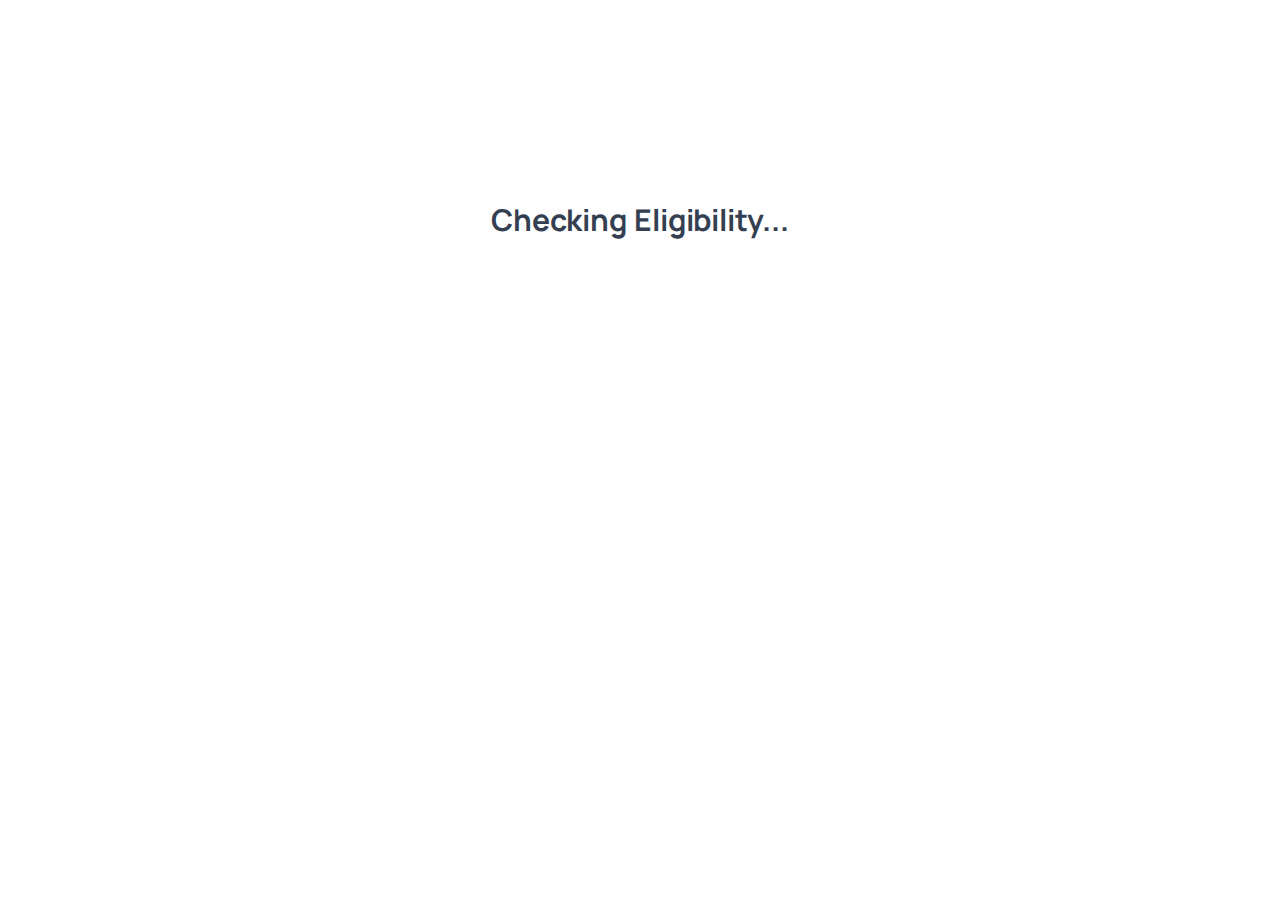
<file: Coregistraion.html>
<!DOCTYPE html>
<html lang="en">
  <head>
    <meta charset="utf-8" />
    <meta name="viewport" content="width=device-width, initial-scale=1.0" />
    <title>Grant Use</title>
    <meta
      name="description"
      content="One kind of pure life insurance that has affordable rates and provides the insured with death benefits is Grant Use. Get back your premium investment and keep your tax liability low"
    />
    <meta
      name="keywords"
      content="Grant Cardone, Grant Williams, Cary Grant, and Pella Grant"
    />
    <link rel="shortcut icon" href="public/assets/img/favicon.png" />
    <link rel="stylesheet" href="public/assets/css/plugins.css" />
    <link rel="stylesheet" href="public/assets/css/style.css" />
    <link rel="stylesheet" href="public/assets/css/custom.css" />
    <link
      rel="preload"
      href="public/assets/css/fonts/dm.css"
      as="style"
      onload="this.rel='stylesheet'"
    />
    <style>
      @keyframes load {
        0% {
          opacity: 0.08;
          filter: blur(5px);
          letter-spacing: 3px;
        }
        100% {
          opacity: 1;
          filter: blur(0);
        }
      }

      .animate {
        display: flex;
        justify-content: center;
        align-items: center;
        height: 100%;
        margin: 100px;
        animation: load 1.2s infinite 0s ease-in-out;
        animation-direction: alternate;
        text-shadow: 0 0 1px white;
        font-size: 1.5rem;
      }
      #main-content {
        display: none;
      }
      .custom-alert {
      background-color: #d4edda; /* Light green background */
      color: #155724; /* Dark green text */
      border-color: #c3e6cb; /* Border color */
      }
      .card-header {
    background-color: #f0f0f0;
    cursor: pointer;
    display: flex;
    align-items: center;
    justify-content: space-between;
    padding: 15px;
}

.accordion-title {
    display: flex;
    align-items: center;
    font-weight: bold;
}

.accordion-title img {
    width: 30px;
    height: 30px;
    margin-right: 10px;
}

.icon-toggle {
    width: 20px;
    height: 20px;
    transition: transform 0.3s ease;
}

.collapsed .icon-toggle {
    transform: rotate(180deg);
}
.submitbtn{
display: inline-block; 
background-color: #3F78E0; 
color: #f0f0f0; 
text-decoration: none; 
padding: 15px 30px; 
border-radius: 10px; 
font-size: 16px; 
text-align: center; 
width: 100%; 
max-width: 300px; 
font-weight: bold;
}
.submitbtn:hover{
  box-shadow: 0 4px 8px 0 rgba(0, 0, 0, 0.2), 0 6px 20px 0 rgba(0, 0, 0, 0.19); 
}
    </style>
  </head>
  <body>
    <!-- Loader -->
    <div id="loader">
      <h2 class="animate">Checking Eligibility...</h2>
    </div>

    <div class="content-wrapper" id="main-content">
      <header class="wrapper bg-light">
        <nav
          class="navbar navbar-expand-lg center-nav transparent navbar-light"
        >
          <div class="container flex-lg-row flex-nowrap align-items-center">
            <div class="navbar-brand w-100">
              <a href="index.html">
                <img src="public/assets/img/logo.png" alt="" />
              </a>
            </div>
            <div
              class="navbar-collapse offcanvas offcanvas-nav offcanvas-start"
            >
              <div class="offcanvas-header d-lg-none">
                <h3 class="text-white fs-30 mb-0">Grant Use</h3>
                <button
                  type="button"
                  class="btn-close btn-close-white"
                  data-bs-dismiss="offcanvas"
                  aria-label="Close"
                ></button>
              </div>
            </div>
            <!-- /.navbar-collapse -->
            <div class="navbar-other w-100 d-flex ms-auto">
              <ul class="navbar-nav flex-row align-items-center ms-auto">
                <li class="nav-item">
                  <a href="#" class="btn btn-sm btn-primary rounded-pill"
                    >Apply Now</a
                  >
                </li>
                <li class="nav-item d-none">
                  <button class="hamburger offcanvas-nav-btn">
                    <span></span>
                  </button>
                </li>
              </ul>
              <!-- /.navbar-nav -->
            </div>
            <!-- /.navbar-other -->
          </div>
          <!-- /.container -->
        </nav>
        <!-- /.navbar -->
      </header>
      <!-- /header -->

      <div
        class="col-lg-12 mt-4 mb-5 text-center text-lg-start"
        data-cues="slideInDown"
        data-group="page-title"
        data-delay="200"
      >
        <h1 class="display-4 text-center text-primary">Fantastic!</h1>
        <h5 class="mt-0 text-center">
          You are eligible for this Grant. Fill below form & avail your grant.
        </h5>
      </div>

      <div class="container pt-8 pt-md-14">
        <div
          class="row gx-lg-0 gx-xl-8 gy-10 gy-md-13 gy-lg-0 mb-7 mb-md-11 mb-lg-17 align-items-center"
        >
          <div class="col-md-5 col-lg-5 position-relative mx-auto">
            <div
              class="shape bg-dot primary rellax w-18 h-18"
              data-rellax-speed="1"
              style="top: -2.2rem; left: -2.4rem"
            ></div>
            <div
              class="shape rounded bg-soft-primary rellax d-md-block"
              data-rellax-speed="0"
              style="bottom: -1.8rem; right: -1.5rem; width: 85%; height: 90%"
            ></div>
            <figure class="rounded">
              <img
                src="public/assets/img/photos/coregi.png"
                alt="about image"
              />
            </figure>
          </div>
          <!--/column -->
          <div class="col-md-8 col-lg-6 position-relative mx-auto">
            <div class="accordion" id="myFormAccordion">
                <div class="card">
                  <div class="card-header collapsed" id="headingPersonal" data-toggle="collapse" data-target="#collapsePersonal">
                    <div class="accordion-title">
                        <img src="public/assets/img/Demo_img.png" alt="Icon">
                        <h3 class="mb-0 accordion-title">Personal Information</h3>
                    </div>
                    <img src="public/assets/img/accordion_button.png" class="icon-toggle">
                </div>
                
                    <div id="collapsePersonal" class="collapse show" data-parent="#myFormAccordion">
                        <div class="card-body">
                            <form id="personalForm">
                                <div class="form-floating mb-4">
                                    <input type="text" class="form-control" id="firstName" placeholder="Enter First Name" required>
                                    <label for="firstName">Name *</label>
                                </div>
                                <div class="form-floating mb-4">
                                    <input type="email" class="form-control" pattern="[a-zA-Z0-9._%+-]+@[a-zA-Z0-9.-]+\.[a-zA-Z]{2,}" id="email" placeholder="Enter Email" required>
                                    <label for="email">Email *</label>
                                </div>
                                <div class="form-floating mb-4">
                                  <input type="text" class="form-control" pattern="^\d{5}(-\d{4})?$" maxlength="5" id="zip" placeholder="Enter zipcode" required>
                                  <label for="zip">Zip *</label>
                              </div>
                                <button type="button" class="btn btn-primary w-100" id="personalNext">Next</button>
                            </form>
                        </div>
                    </div>
                </div>
                
                <div class="card">
                    <div class="card-header collapsed " id="headingEligibility" data-toggle="collapse" data-target="#collapseEligibility">
                        <h3 class="mb-0 accordion-title">
                            <img src="public/assets/img/Demo_img.png" height="40" width="40" alt="Icon"> Eligibility & Interests 
                        </h3>
                        <img src="public/assets/img/accordion_button.png" height="20" width="20" class="icon-toggle">
                    </div>
                    <div id="collapseEligibility" class="collapse" data-parent="#myFormAccordion">
                      <div class="card-body">
                          <form id="eligibilityForm">                  
                              <div class="mb-4">
                                <label class="form-label">Which type of assistance are you most interested in?</label>
                                <div class="dropdown">
                                    <button class="btn btn-outline-secondary w-100 dropdown-toggle d-flex align-items-center justify-content-between" type="button" id="countryDropdown" data-bs-toggle="dropdown" aria-expanded="false">
                                        <span id="selectedCountry">
                                            <span id="selectedCountryText">-- Select One Option --</span>
                                        </span>
                                    </button>
                                    <ul class="dropdown-menu w-100" aria-labelledby="countryDropdown">
                                        <li>
                                            <label class="dropdown-item d-flex align-items-center">
                                                <input type="radio" name="interest_choice" value="Government" class="me-2 country-radio" required>
                                                <img src="public/assets/img/icon/govt.grant.png" alt="govt." width="25" class="me-2">
                                                Government Grants
                                            </label>
                                        </li>
                                        <li>
                                            <label class="dropdown-item d-flex align-items-center">
                                                <input type="radio" name="interest_choice" value="Education" class="me-2 country-radio" required>
                                                <img src="public/assets/img/icon/education.grant.png" alt="edu." width="25" class="me-2">
                                                Education Grants
                                            </label>
                                        </li>
                                        <li>
                                            <label class="dropdown-item d-flex align-items-center">
                                                <input type="radio" name="interest_choice" value="scholarship" class="me-2 country-radio" required>
                                                <img src="public/assets/img/icon/scholarship.grant.png" alt="scholarship" width="25" class="me-2">
                                                Scholarships
                                            </label>
                                        </li>
                                        <li>
                                            <label class="dropdown-item d-flex align-items-center">
                                                <input type="radio" name="interest_choice" value="Business" class="me-2 country-radio" required>
                                                <img src="public/assets/img/icon/business.grant.png" alt="biz" width="25" class="me-2">
                                                Business Funding
                                            </label>
                                        </li>
                                        <li>
                                          <label class="dropdown-item d-flex align-items-center">
                                              <input type="radio" name="interest_choice" value="Debt" class="me-2 country-radio" required>
                                              <img src="public/assets/img/icon/debt.grant.png" alt="debt." width="25" class="me-2">
                                              Debt Assistance
                                          </label>
                                      </li>
                                      <li>
                                        <label class="dropdown-item d-flex align-items-center">
                                            <input type="radio" name="interest_choice" value="Home" class="me-2 country-radio" required>
                                            <img src="public/assets/img/icon/home.grant.png" alt="home" width="25" class="me-2">
                                            Home Buying Assistance
                                        </label>
                                    </li>
                                    </ul>
                                </div>
                            </div>
                            <div class="mb-4">
                              <label class="form-label">Are you a U.S. citizen or permanent resident?</label>
                              <div class="dropdown">
                                  <button class="btn btn-outline-secondary w-100 dropdown-toggle d-flex align-items-center justify-content-between" type="button" id="countryDropdown" data-bs-toggle="dropdown" aria-expanded="false">
                                      <span id="selectedCountry">
                                          <span id="selectedCountryText">-- Select One Option --</span>
                                      </span>
                                  </button>
                                  <ul class="dropdown-menu w-100" aria-labelledby="countryDropdown">
                                      <li>
                                          <label class="dropdown-item d-flex align-items-center">
                                              <input type="radio" name="residency_choice" value="yes" class="me-2 country-radio" required>
                                              <img src="public/assets/img/icon/yes.png" alt="agree" width="25" class="me-2">
                                              Yes
                                          </label>
                                      </li>
                                      <li>
                                          <label class="dropdown-item d-flex align-items-center">
                                              <input type="radio" name="residency_choice" value="no" class="me-2 country-radio" required>
                                              <img src="public/assets/img/icon/no.png" alt="disagree" width="25" class="me-2">
                                              No
                                          </label>
                                      </li>
                                  </ul>
                              </div>
                          </div>
                          <div class="mb-4">
                            <label class="form-label">What is your relationship status ?</label>
                            <div class="dropdown">
                                <button class="btn btn-outline-secondary w-100 dropdown-toggle d-flex align-items-center justify-content-between" type="button" id="countryDropdown" data-bs-toggle="dropdown" aria-expanded="false">
                                    <span id="selectedCountry">
                                        <span id="selectedCountryText">-- Select One Option --</span>
                                    </span>
                                </button>
                                <ul class="dropdown-menu w-100" aria-labelledby="countryDropdown">
                                    <li>
                                        <label class="dropdown-item d-flex align-items-center">
                                            <input type="radio" name="marital_choice" value="single" class="me-2 country-radio" required>
                                            <img src="public/assets/img/icon/single.png" alt="single" width="25" class="me-2">
                                            Single
                                        </label>
                                    </li>
                                    <li>
                                        <label class="dropdown-item d-flex align-items-center">
                                            <input type="radio" name="marital_choice" value="married" class="me-2 country-radio" required>
                                            <img src="public/assets/img/icon/married.png" alt="marries" width="25" class="me-2">
                                            Married
                                        </label>
                                    </li>

                                </ul>
                            </div>
                        </div>
                        <div class="mb-4">
                          <label class="form-label">Do you belong to any of the following groups?</label>
                          <div class="dropdown">
                              <button class="btn btn-outline-secondary w-100 dropdown-toggle d-flex align-items-center justify-content-between" type="button" id="countryDropdown" data-bs-toggle="dropdown" aria-expanded="false">
                                  <span id="selectedCountry">
                                      <span id="selectedCountryText">-- Select One Option --</span>
                                  </span>
                              </button>
                              <ul class="dropdown-menu w-100" aria-labelledby="countryDropdown">
                                  <li>
                                      <label class="dropdown-item d-flex align-items-center">
                                          <input type="radio" name="group_choice" value="Minority" class="me-2 country-radio" required>
                                          <img src="public/assets/img/icon/minority.png" alt="Minority" width="25" class="me-2">
                                          Minority
                                      </label>
                                  </li>
                                  <li>
                                      <label class="dropdown-item d-flex align-items-center">
                                          <input type="radio" name="group_choice" value="Women" class="me-2 country-radio" required>
                                          <img src="public/assets/img/icon/women.png" alt="Women" width="25" class="me-2">
                                          Women
                                      </label>
                                  </li>
                                  <li>
                                      <label class="dropdown-item d-flex align-items-center">
                                          <input type="radio" name="group_choice" value="Veteran" class="me-2 country-radio" required>
                                          <img src="public/assets/img/icon/veteran.png" alt="Veteran" width="25" class="me-2">
                                          Veteran
                                      </label>
                                  </li>
                                  <li>
                                      <label class="dropdown-item d-flex align-items-center">
                                          <input type="radio" name="group_choice" value="Student" class="me-2 country-radio" required>
                                          <img src="public/assets/img/icon/student.png" alt="Student" width="25" class="me-2">
                                          Student
                                      </label>
                                  </li>
                                  <li>
                                    <label class="dropdown-item d-flex align-items-center">
                                        <input type="radio" name="group_choice" value="lowincome" class="me-2 country-radio" required>
                                        <img src="public/assets/img/icon/lowincome.png" alt="lowincome" width="25" class="me-2">
                                        Low-Income Individual
                                    </label>
                                </li>
                                <li>
                                  <label class="dropdown-item d-flex align-items-center">
                                      <input type="radio" name="group_choice" value="none" class="me-2 country-radio" required>
                                      <img src="public/assets/img/icon/none.png" alt="none" width="25" class="me-2">
                                      None of the above
                                  </label>
                              </li>
                              </ul>
                          </div>
                      </div>
                  
                              <!-- Next Button -->
                              <button type="button" class="btn btn-primary w-100" id="eligibilityNext">Next</button>
                          </form>
                      </div>
                  </div>
                  
                </div>
        
                <div class="card">
                    <div class="card-header collapsed" id="headingAdditional" data-toggle="collapse" data-target="#collapseAdditional">
                        <h3 class="mb-0 accordion-title">
                            <img src="public/assets/img/Demo_img.png" height="40" width="40" alt="Icon"> Additional Details & Preferences 
                        </h3>
                        <img src="public/assets/img/accordion_button.png" height="20" width="20" class="icon-toggle">
                    </div>
                    <div id="collapseAdditional" class="collapse" data-parent="#myFormAccordion">
                        <div class="card-body">
                            <form>
                              <div class="mb-4">
                                <label class="form-label">What is your highest level of education?</label>
                                <div class="dropdown">
                                    <button class="btn btn-outline-secondary w-100 dropdown-toggle d-flex align-items-center justify-content-between" type="button" id="countryDropdown" data-bs-toggle="dropdown" aria-expanded="false">
                                        <span id="selectedCountry">
                                            <span id="selectedCountryText">-- Select One Option --</span>
                                        </span>
                                    </button>
                                    <ul class="dropdown-menu w-100" aria-labelledby="countryDropdown">
                                        <li>
                                            <label class="dropdown-item d-flex align-items-center">
                                                <input type="radio" name="education_choice" value="highschool" class="me-2 country-radio" required>
                                                <img src="public/assets/img/icon/highschool.png" alt="highschool" width="25" class="me-2">
                                                High School
                                            </label>
                                        </li>
                                        <li>
                                            <label class="dropdown-item d-flex align-items-center">
                                                <input type="radio" name="education_choice" value="associateDegree" class="me-2 country-radio" required>
                                                <img src="public/assets/img/icon/diploma-roll.png" alt="associateDegree" width="25" class="me-2">
                                                Associate’s Degree
                                            </label>
                                        </li>
                                        <li>
                                          <label class="dropdown-item d-flex align-items-center">
                                              <input type="radio" name="education_choice" value="Bachelor’s Degree" class="me-2 country-radio" required>
                                              <img src="public/assets/img/icon/degree.png" alt="Bachelor’s Degree" width="25" class="me-2">
                                              Bachelor’s Degree
                                          </label>
                                      </li>
                                      <li>
                                        <label class="dropdown-item d-flex align-items-center">
                                            <input type="radio" name="education_choice" value="Master’s or Higher" class="me-2 country-radio" required>
                                            <img src="public/assets/img/icon/masters.png" alt="Master’s or Higher" width="25" class="me-2">
                                            Master’s or Higher 
                                        </label>
                                    </li>
                                    </ul>
                                </div>
                            </div>
                            <div class="mb-4">
                              <label class="form-label">What is your current employment status?</label>
                              <div class="dropdown">
                                  <button class="btn btn-outline-secondary w-100 dropdown-toggle d-flex align-items-center justify-content-between" type="button" id="countryDropdown" data-bs-toggle="dropdown" aria-expanded="false">
                                      <span id="selectedCountry">
                                          <span id="selectedCountryText">-- Select One Option --</span>
                                      </span>
                                  </button>
                                  <ul class="dropdown-menu w-100" aria-labelledby="countryDropdown">
                                      <li>
                                          <label class="dropdown-item d-flex align-items-center">
                                              <input type="radio" name="residency_choice" value="Employed" class="me-2 country-radio" required>
                                              <img src="public/assets/img/icon/employed.png" alt="Employed" width="25" class="me-2">
                                              Employed
                                          </label>
                                      </li>
                                      <li>
                                          <label class="dropdown-item d-flex align-items-center">
                                              <input type="radio" name="residency_choice" value="Self-Employed" class="me-2 country-radio" required>
                                              <img src="public/assets/img/icon/self-employed.png" alt="Self-Employed" width="25" class="me-2">
                                              Self-Employed
                                          </label>
                                      </li>
                                      <li>
                                        <label class="dropdown-item d-flex align-items-center">
                                            <input type="radio" name="residency_choice" value="Unemployed" class="me-2 country-radio" required>
                                            <img src="public/assets/img/icon/unemployed.png" alt="Unemployed" width="25" class="me-2">
                                            Unemployed
                                        </label>
                                    </li>
                                    <li>
                                      <label class="dropdown-item d-flex align-items-center">
                                          <input type="radio" name="residency_choice" value="Student" class="me-2 country-radio" required>
                                          <img src="public/assets/img/icon/student.png" alt="Student" width="25" class="me-2">
                                          Student
                                      </label>
                                  </li>
                                  <li>
                                    <label class="dropdown-item d-flex align-items-center">
                                        <input type="radio" name="residency_choice" value="Retired" class="me-2 country-radio" required>
                                        <img src="public/assets/img/icon/retired.png" alt="Retired" width="25" class="me-2">
                                        Retired
                                    </label>
                                </li>
                                  </ul>
                              </div>
                          </div>
                          <div class="mb-4">
                            <label class="form-label">How soon are you looking to apply for assistance?</label>
                            <div class="dropdown">
                                <button class="btn btn-outline-secondary w-100 dropdown-toggle d-flex align-items-center justify-content-between" type="button" id="countryDropdown" data-bs-toggle="dropdown" aria-expanded="false">
                                    <span id="selectedCountry">
                                        <span id="selectedCountryText">-- Select One Option --</span>
                                    </span>
                                </button>
                                <ul class="dropdown-menu w-100" aria-labelledby="countryDropdown">
                                    <li>
                                        <label class="dropdown-item d-flex align-items-center">
                                            <input type="radio" name="residency_choice" value="Immediately" class="me-2 country-radio" required>
                                            <img src="public/assets/img/icon/immediately.png" alt="Immediately" width="25" class="me-2">
                                            Immediately
                                        </label>
                                    </li>
                                    <li>
                                        <label class="dropdown-item d-flex align-items-center">
                                            <input type="radio" name="residency_choice" value="Within 3 Months" class="me-2 country-radio" required>
                                            <img src="public/assets/img/icon/three.png" alt="Within 3 Months" width="25" class="me-2">
                                            Within 3 Months
                                        </label>
                                    </li>
                                    <li>
                                      <label class="dropdown-item d-flex align-items-center">
                                          <input type="radio" name="residency_choice" value="Within 6 Months" class="me-2 country-radio" required>
                                          <img src="public/assets/img/icon/six.png" alt="Within 6 Months" width="25" class="me-2">
                                          Within 6 Months
                                      </label>
                                  </li>
                                  <li>
                                    <label class="dropdown-item d-flex align-items-center">
                                        <input type="radio" name="residency_choice" value="Just Exploring Options" class="me-2 country-radio" required>
                                        <img src="public/assets/img/icon/other.png" alt="Just Exploring Options" width="25" class="me-2">
                                        Just Exploring Options
                                    </label>
                                </li>
                                </ul>
                            </div>
                        </div>
                              <div class="col-12 d-flex justify-content-lg-end" style="align-items: end;">
                                <a class="submitbtn" href="offer1.html">
                                  Submit
                                </a>
                              </div>
                                
                            </form>
                        </div>
                    </div>
                </div>
            </div>
        </div>
        
          <!--/column -->
        </div>
        <!-- /.row -->
      </div>
      <!--/.container -->
      

      <footer class="bg-soft-primary">
        <div class="container py-13 py-md-15">
          <div class="row gy-6 gy-lg-0">
            <div class="col-md-6 col-lg-4">
              <div class="widget">
                <img class="mb-4" src="public/assets/img/logo.png" alt="" />
                <p class="mb-4">© 2023 grantuse. All rights reserved.</p>
                <p class="mb-4 me-12">
                  This is a private website and is not endorsed by or affiliated
                  with any local, state or federal government agency or
                  authority.
                </p>
                <nav class="nav social">
                  <a href="#"><i class="uil uil-twitter"></i></a>
                  <a href="#"><i class="uil uil-facebook-f"></i></a>
                  <a href="#"><i class="uil uil-dribbble"></i></a>
                  <a href="#"><i class="uil uil-instagram"></i></a>
                  <a href="#"><i class="uil uil-youtube"></i></a>
                </nav>
                <!-- /.social -->
              </div>
              <!-- /.widget -->
            </div>
            <!-- /column -->
            <div class="col-md-6 col-lg-3 offset-lg-1">
              <div class="widget">
                <h4 class="widget-title mb-3">Useful Links</h4>
                <ul class="list-unstyled text-reset mb-0">
                  <li><a href="index.html">Home</a></li>
                  <li><a href="about.html">About Us</a></li>
                  <li><a href="terms.html">TOS</a></li>
                  <li>
                    <a href="privacy.html">Privacy Policy</a>
                  </li>
                  <li>
                    <a href="unsubscribe.html">Unsubscribe</a>
                  </li>
                </ul>
              </div>
              <!-- /.widget -->
            </div>
            <!-- /column -->
            <div class="col-md-12 col-lg-4">
              <div class="widget">
                <h4 class="widget-title mb-3">Our Newsletter</h4>
                <p class="mb-5">
                  Subscribe to our newsletter to get our news & deals delivered
                  to you.
                </p>
                <div class="newsletter-wrapper">
                  <!-- Begin Mailchimp Signup Form -->
                  <div id="mc_embed_signup2">
                    <form
                      action="https://elemisfreebies.us20.list-manage.com/subscribe/post?u=aa4947f70a475ce162057838d&amp;id=b49ef47a9a"
                      method="post"
                      id="mc-embedded-subscribe-form2"
                      name="mc-embedded-subscribe-form"
                      class="validate"
                      target="_blank"
                      novalidate
                    >
                      <div id="mc_embed_signup_scroll2">
                        <div class="mc-field-group input-group form-floating">
                          <input
                            type="email"
                            value=""
                            name="EMAIL"
                            class="required email form-control"
                            placeholder="Email Address"
                            id="mce-EMAIL2"
                          />
                          <label for="mce-EMAIL2">Email Address</label>
                          <input
                            type="submit"
                            value="Join"
                            name="subscribe"
                            id="mc-embedded-subscribe2"
                            class="btn btn-primary"
                          />
                        </div>
                        <div id="mce-responses2" class="clear">
                          <div
                            class="response"
                            id="mce-error-response2"
                            style="display: none"
                          ></div>
                          <div
                            class="response"
                            id="mce-success-response2"
                            style="display: none"
                          ></div>
                        </div>
                        <!-- real people should not fill this in and expect good things - do not remove this or risk form bot signups-->
                        <div
                          style="position: absolute; left: -5000px"
                          aria-hidden="true"
                        >
                          <input
                            type="text"
                            name="b_ddc180777a163e0f9f66ee014_4b1bcfa0bc"
                            tabindex="-1"
                            value=""
                          />
                        </div>
                        <div class="clear"></div>
                      </div>
                    </form>
                  </div>
                  <!--End mc_embed_signup-->
                </div>
                <!-- /.newsletter-wrapper -->
              </div>
              <!-- /.widget -->
            </div>
            <!-- /column -->
          </div>
          <!--/.row -->
        </div>
        <!-- /.container -->
      </footer>
    </div>
      <div class="progress-wrap">
        <svg
          class="progress-circle svg-content"
          width="100%"
          height="100%"
          viewBox="-1 -1 102 102"
        >
          <path d="M50,1 a49,49 0 0,1 0,98 a49,49 0 0,1 0,-98" />
        </svg>
      </div>
    </div>

    <!-- JavaScript -->
    <script>
      // Wait for 2 seconds, then hide the loader and show the main content
      setTimeout(() => {
        document.getElementById("loader").style.display = "none";
        document.getElementById("main-content").style.display = "block";
      }, 4000);


      function formatExpiryField(input) {
       let value = input.value.replace(/\D/g, ''); // Remove non-numeric characters
          if (value.length > 2) {
            value = value.slice(0, 2) + '/' + value.slice(2, 4); // Add '/' after the first two digits
          }
          input.value = value;
        }
        document.getElementById('contact_form1').addEventListener('submit', function (event) {
      event.preventDefault(); // Prevent form submission
      const alertMessage = document.getElementById('alertMessage');
      alertMessage.classList.remove('d-none'); // Show alert
      this.reset(); // Clear the form fields
    });
    </script>
    <script>
    document.addEventListener("DOMContentLoaded", function () {
      // Handle "Next" button navigation
      document.getElementById("personalNext").addEventListener("click", function () {
          if (document.getElementById("personalForm").checkValidity()) {
              $("#collapsePersonal").collapse('hide').on('hidden.bs.collapse', function () {
                  $("#collapseEligibility").collapse('show');
              });
          } else {
              document.getElementById("personalForm").reportValidity();
          }
      });
  
      document.getElementById("eligibilityNext").addEventListener("click", function () {
          if (document.getElementById("eligibilityForm").checkValidity()) {
              $("#collapseEligibility").collapse('hide').on('hidden.bs.collapse', function () {
                  $("#collapseAdditional").collapse('show');
              });
          } else {
              document.getElementById("eligibilityForm").reportValidity();
          }
      });
  
      // Handle accordion header click to toggle collapse
      document.querySelectorAll(".card-header").forEach(header => {
          header.addEventListener("click", function () {
              let target = this.getAttribute("data-target");
              let isCollapsed = document.querySelector(target).classList.contains("show");
  
              if (isCollapsed) {
                  $(target).collapse("hide");
              } else {
                  $(".collapse").collapse("hide"); // Close other open sections
                  $(target).collapse("show");
              }
          });
      });
  });

  document.addEventListener("DOMContentLoaded", function () {
    document.querySelectorAll(".dropdown-menu input[type='radio']").forEach((radio) => {
      radio.addEventListener("change", function () {
        let selectedText = this.parentElement.textContent.trim(); 
        let dropdownButton = this.closest(".dropdown").querySelector("button span");
        dropdownButton.textContent = selectedText;
        
        // Close the dropdown after selection
        let dropdownMenu = this.closest(".dropdown-menu");
        let dropdown = new bootstrap.Dropdown(dropdownMenu.previousElementSibling);
        dropdown.hide();
      });
    });
  });

  document.getElementById("submitForm").addEventListener("click", function () {
    let isValid = true;

    // Clear previous error messages
    document.querySelectorAll(".error").forEach(error => error.textContent = "");

    // Check Name, Email, Zip Code
    ["name", "email", "zip"].forEach(field => {
        let input = document.getElementById(field);
        if (!input.value.trim()) {
            document.getElementById("error-" + field).textContent = "This field is required!";
            isValid = false;
        }
    });

    // Check all dropdowns
    ["dropdown1", "dropdown2", "dropdown3", "dropdown4", "dropdown5", "dropdown6", "dropdown7"].forEach(dropdown => {
        let select = document.getElementById(dropdown);
        if (!select.value) {
            document.getElementById("error-" + dropdown).textContent = "Please select an option!";
            isValid = false;
        }
    });
    if (isValid) {
        window.location.href = "index.html"; // Change this to your target URL
    }

    document.getElementById("navigateBtn").addEventListener("click", function() {
    window.location.href = "index.html";
  });
    
});
</script>
  
  
    
    <script src="public/assets/js/plugins.js"></script>
    <script src="public/assets/js/theme.js"></script>
    <script src="public/assets/js/jquery-3.7.1.min.js"></script>
    <script src="public/assets/js/jquery.validate.min.js"></script>
    <script src="public/assets/js/additional-methods.min.js"></script>

    <script src="public/assets/js/contact_us.js"></script>
  </body>
</html>
</file>
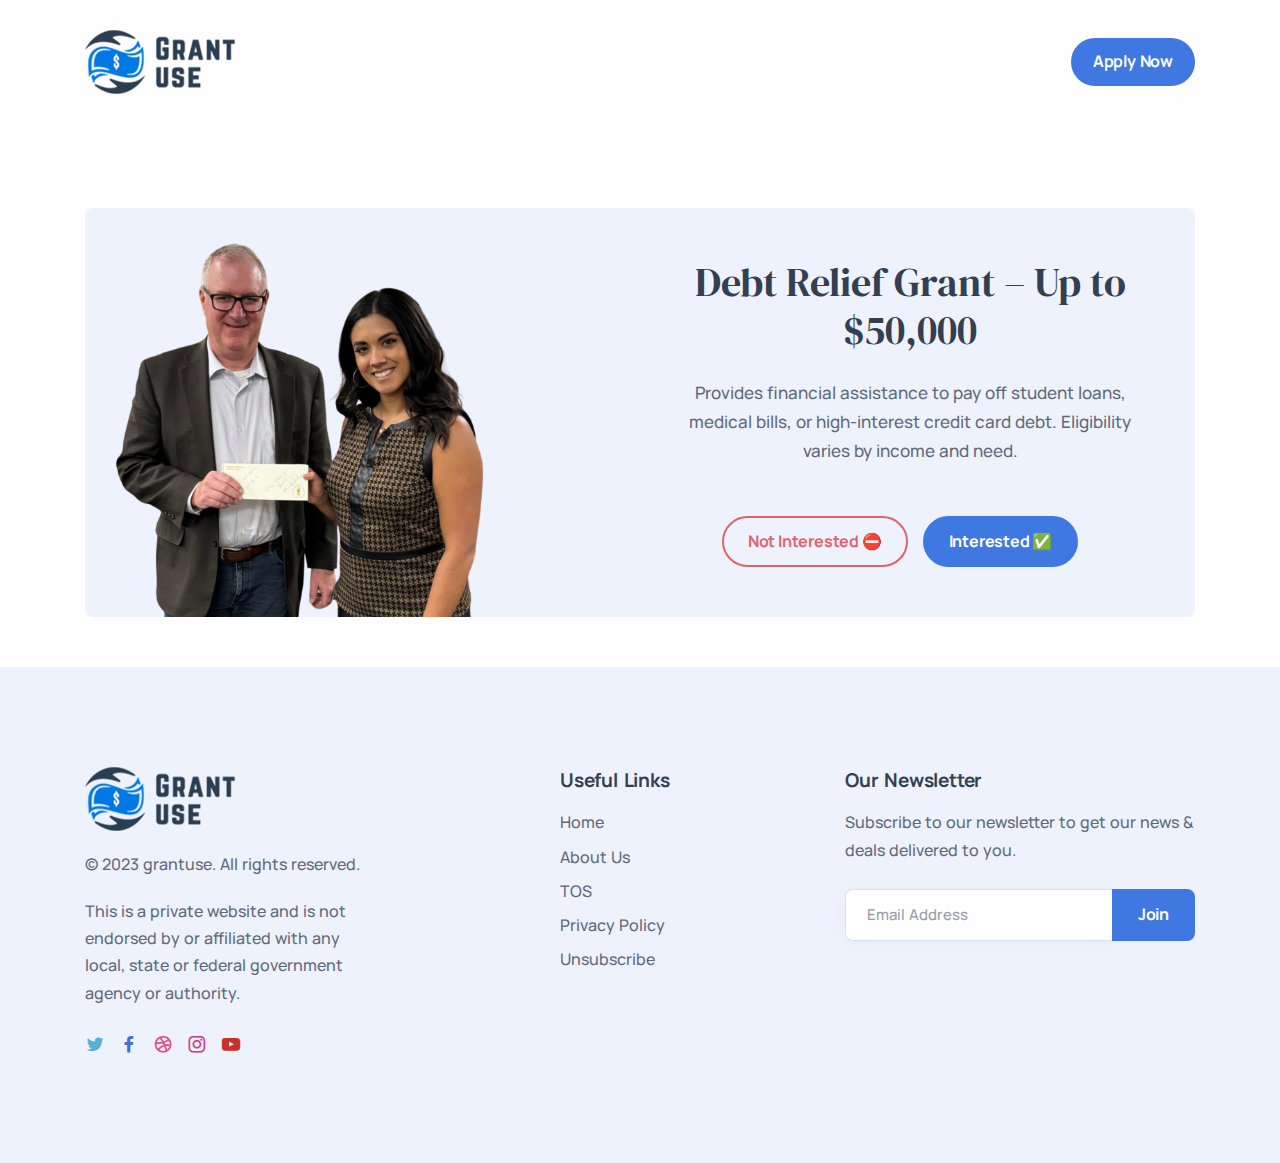
<file: offer3.html>
<!DOCTYPE html>
<html lang="en">
  <head>
    <meta charset="utf-8" />
    <meta name="viewport" content="width=device-width, initial-scale=1.0" />
    <title>Grant Use</title>
    <meta
      name="description"
      content="With our handy website, which provides an easy and quick method to unsubscribe from unsolicited emails and newsletters, you can take control of the clutter in your inbox."
    />
    <meta
      name="keywords"
      content="Grant Cardone, Grant Williams, Cary Grant, and Pella Grant"
    />
    <link rel="shortcut icon" href="public/assets/img/favicon.png" />
    <link rel="stylesheet" href="public/assets/css/plugins.css" />
    <link rel="stylesheet" href="public/assets/css/style.css" />
    <link rel="stylesheet" href="public/assets/css/custom.css" />
    <link
      rel="preload"
      href="public/assets/css/fonts/dm.css"
      as="style"
      onload="this.rel='stylesheet'"
    />
    <style>
        
    </style>
  </head>
  <body>
    <div class="content-wrapper">
      <header class="wrapper bg-light">
        <nav
          class="navbar navbar-expand-lg center-nav transparent navbar-light"
        >
          <div class="container flex-lg-row flex-nowrap align-items-center">
            <div class="navbar-brand w-100">
              <a href="index.html">
                <img src="public/assets/img/logo.png" alt="" />
              </a>
            </div>
            <div
              class="navbar-collapse offcanvas offcanvas-nav offcanvas-start"
            >
              <div class="offcanvas-header d-lg-none">
                <h3 class="text-white fs-30 mb-0">Grant Use</h3>
                <button
                  type="button"
                  class="btn-close btn-close-white"
                  data-bs-dismiss="offcanvas"
                  aria-label="Close"
                ></button>
              </div>
            </div>
            <!-- /.navbar-collapse -->
            <div class="navbar-other w-100 d-flex ms-auto">
              <ul class="navbar-nav flex-row align-items-center ms-auto">
                <li class="nav-item">
                  <a href="#" class="btn btn-sm btn-primary rounded-pill"
                    >Apply Now</a
                  >
                </li>
                <li class="nav-item d-none">
                  <button class="hamburger offcanvas-nav-btn">
                    <span></span>
                  </button>
                </li>
              </ul>
              <!-- /.navbar-nav -->
            </div>
            <!-- /.navbar-other -->
          </div>
          <!-- /.container -->
        </nav>
        <!-- /.navbar -->
      </header>
      <!-- /header -->
      <!-- /section -->
    <div class="container">
      <div class="card bg-soft-primary mt-14 mb-10 mb-md-10 mb-lg-10">
        <div class="card-body p-md-10 py-xxl-16 position-relative">
          <div
            class="position-absolute d-none d-lg-block"
            style="bottom: 0; left: 0%; width: 60%; z-index: -0"
          >
            <figure>
              <img src="public/assets/img/offers/3.png" class="img1" alt="" />
            </figure>
          </div>
          <div class="row gx-md-0 gx-xl-12 text-center">
            <div class="col-lg-7 offset-lg-6 col-xl-6">
              <blockquote class="border-0 fs-lg mb-0">
                <h3 class="display-4 mb-5">
                    Debt Relief Grant – Up to $50,000
                </h3>
                <p class="mb-lg-10" style="font-size: 17px;">
                    Provides financial assistance to pay off student loans, medical bills, or high-interest credit card debt. Eligibility varies by income and need.
                </p>
                <!-- <a href="#apply" class="btn btn-lg btn-primary rounded-pill me-2"
                  >Apply Now</a
                >
                <a href="#apply" class="btn btn-lg btn-primary rounded-pill me-2"
                  >Apply Now</a
                > -->
            
                <button type="button" onclick="navigateTo('result.html')" class="btn btn-outline-danger rounded-pill me-2">Not Interested ⛔</button>
                <button type="button" onclick="navigateTo('result.html')" class="btn btn-primary rounded-pill me-4">Interested ✅</button>
              </blockquote>
            </div>
            <!-- /column -->
          </div>
          <!-- /.row -->
        </div>
        <!--/.card-body -->
      </div>
    </div>
    <footer class="bg-soft-primary">
      <div class="container py-13 py-md-15">
        <div class="row gy-6 gy-lg-0">
          <div class="col-md-6 col-lg-4">
            <div class="widget">
              <img class="mb-4" src="public/assets/img/logo.png" alt="" />
              <p class="mb-4">© 2023 grantuse. All rights reserved.</p>
              <p class="mb-4 me-12">
                This is a private website and is not endorsed by or affiliated
                with any local, state or federal government agency or authority.
              </p>
              <nav class="nav social">
                <a href="#"><i class="uil uil-twitter"></i></a>
                <a href="#"><i class="uil uil-facebook-f"></i></a>
                <a href="#"><i class="uil uil-dribbble"></i></a>
                <a href="#"><i class="uil uil-instagram"></i></a>
                <a href="#"><i class="uil uil-youtube"></i></a>
              </nav>
              <!-- /.social -->
            </div>
            <!-- /.widget -->
          </div>
          <!-- /column -->
          <div class="col-md-6 col-lg-3 offset-lg-1">
            <div class="widget">
              <h4 class="widget-title mb-3">Useful Links</h4>
              <ul class="list-unstyled text-reset mb-0">
                <li><a href="index.html">Home</a></li>
                <li><a href="about.html">About Us</a></li>
                <li><a href="terms.html">TOS</a></li>
                <li>
                  <a href="privacy.html">Privacy Policy</a>
                </li>
                <li>
                  <a href="unsubscribe.html">Unsubscribe</a>
                </li>
              </ul>
            </div>
            <!-- /.widget -->
          </div>
          <!-- /column -->
          <div class="col-md-12 col-lg-4">
            <div class="widget">
              <h4 class="widget-title mb-3">Our Newsletter</h4>
              <p class="mb-5">
                Subscribe to our newsletter to get our news & deals delivered to
                you.
              </p>
              <div class="newsletter-wrapper">
                <!-- Begin Mailchimp Signup Form -->
                <div id="mc_embed_signup2">
                  <form
                    action="https://elemisfreebies.us20.list-manage.com/subscribe/post?u=aa4947f70a475ce162057838d&amp;id=b49ef47a9a"
                    method="post"
                    id="mc-embedded-subscribe-form2"
                    name="mc-embedded-subscribe-form"
                    class="validate"
                    target="_blank"
                    novalidate
                  >
                    <div id="mc_embed_signup_scroll2">
                      <div class="mc-field-group input-group form-floating">
                        <input
                          type="email"
                          value=""
                          name="EMAIL"
                          class="required email form-control"
                          placeholder="Email Address"
                          id="mce-EMAIL2"
                        />
                        <label for="mce-EMAIL2">Email Address</label>
                        <input
                          type="submit"
                          value="Join"
                          name="subscribe"
                          id="mc-embedded-subscribe2"
                          class="btn btn-primary"
                        />
                      </div>
                      <div id="mce-responses2" class="clear">
                        <div
                          class="response"
                          id="mce-error-response2"
                          style="display: none"
                        ></div>
                        <div
                          class="response"
                          id="mce-success-response2"
                          style="display: none"
                        ></div>
                      </div>
                      <!-- real people should not fill this in and expect good things - do not remove this or risk form bot signups-->
                      <div
                        style="position: absolute; left: -5000px"
                        aria-hidden="true"
                      >
                        <input
                          type="text"
                          name="b_ddc180777a163e0f9f66ee014_4b1bcfa0bc"
                          tabindex="-1"
                          value=""
                        />
                      </div>
                      <div class="clear"></div>
                    </div>
                  </form>
                </div>
                <!--End mc_embed_signup-->
              </div>
              <!-- /.newsletter-wrapper -->
            </div>
            <!-- /.widget -->
          </div>
          <!-- /column -->
        </div>
        <!--/.row -->
      </div>
      <!-- /.container -->
    </footer>
    <div class="progress-wrap">
      <svg
        class="progress-circle svg-content"
        width="100%"
        height="100%"
        viewBox="-1 -1 102 102"
      >
        <path d="M50,1 a49,49 0 0,1 0,98 a49,49 0 0,1 0,-98" />
      </svg>
    </div>
    <script>
        function navigateTo(url) {
  window.location.href = url;
}
    </script>
    <script src="public/assets/js/plugins.js"></script>
    <script src="public/assets/js/theme.js"></script>
    <script src="public/assets/js/jquery-3.7.1.min.js"></script>
    <script src="public/assets/js/jquery.validate.min.js"></script>
    <script src="public/assets/js/additional-methods.min.js"></script>

    <script src="public/assets/js/contact_us.js"></script>
  </body>
</html>
</file>
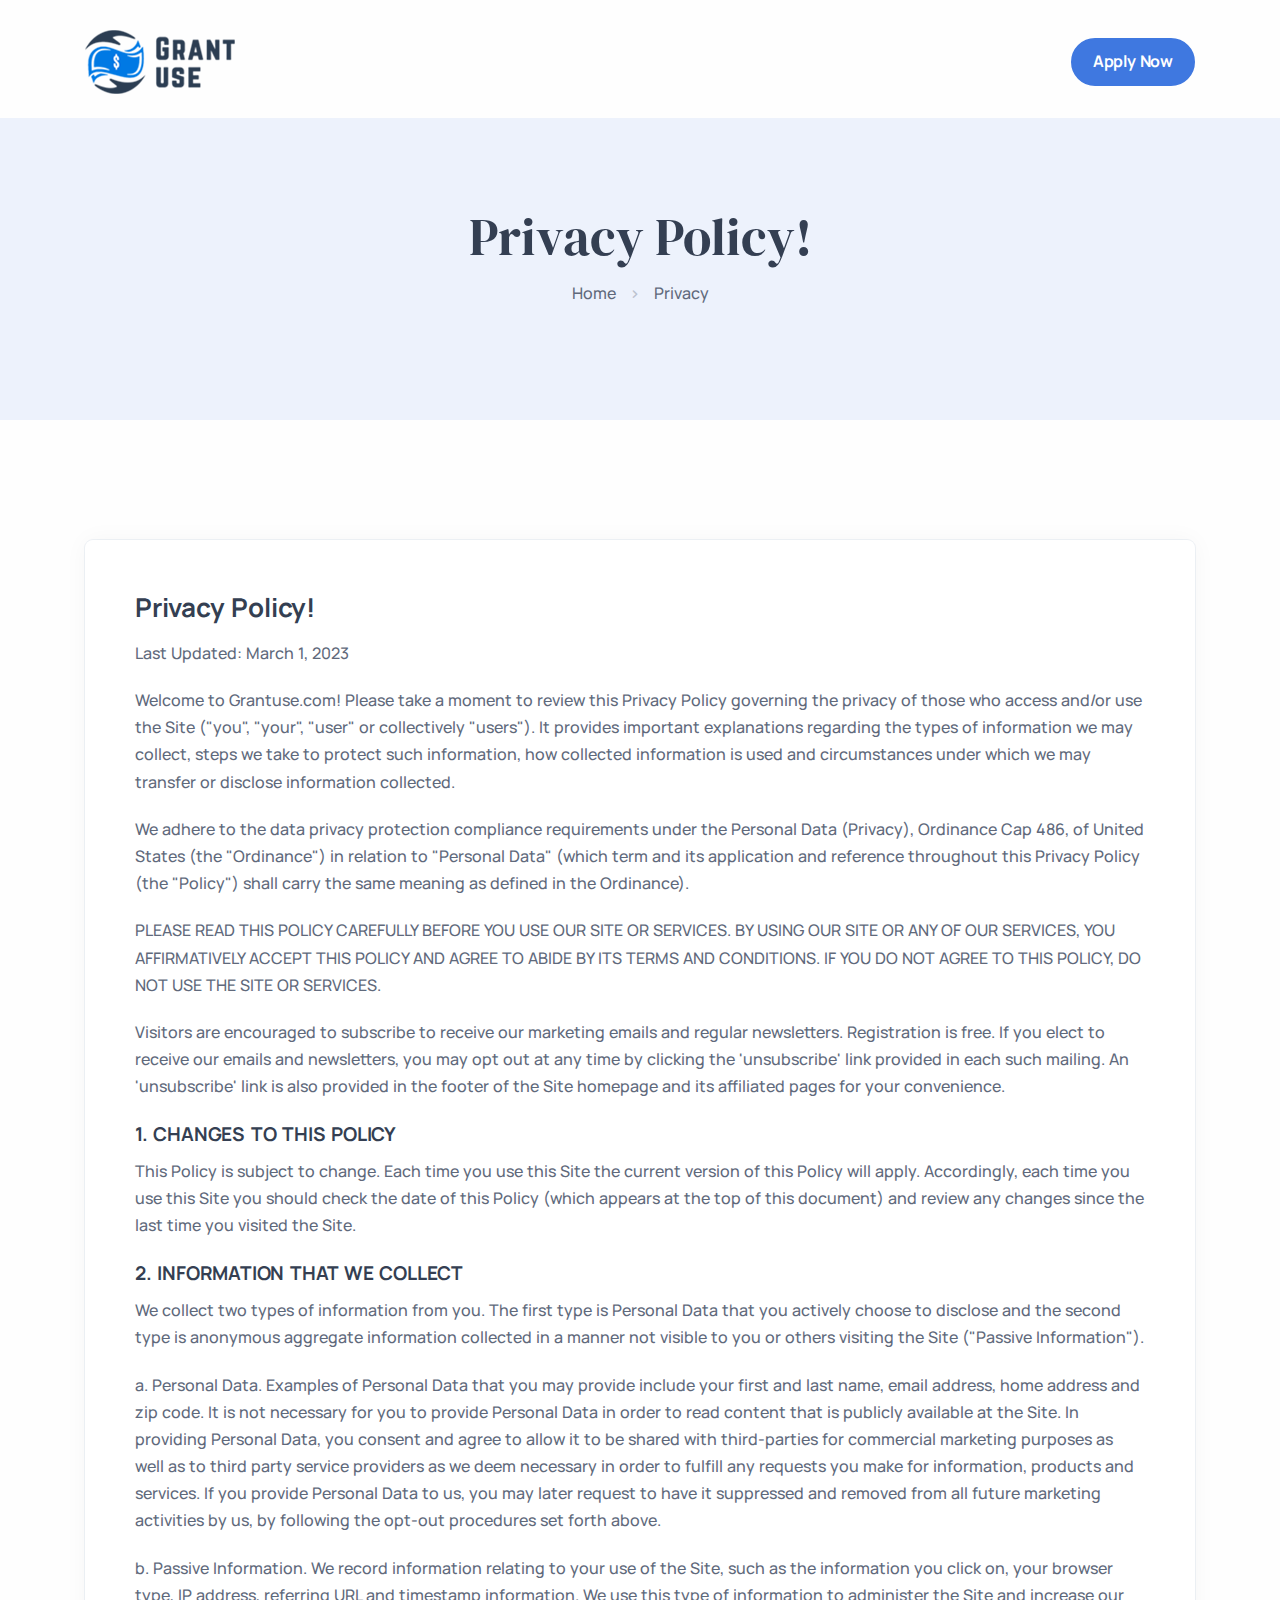
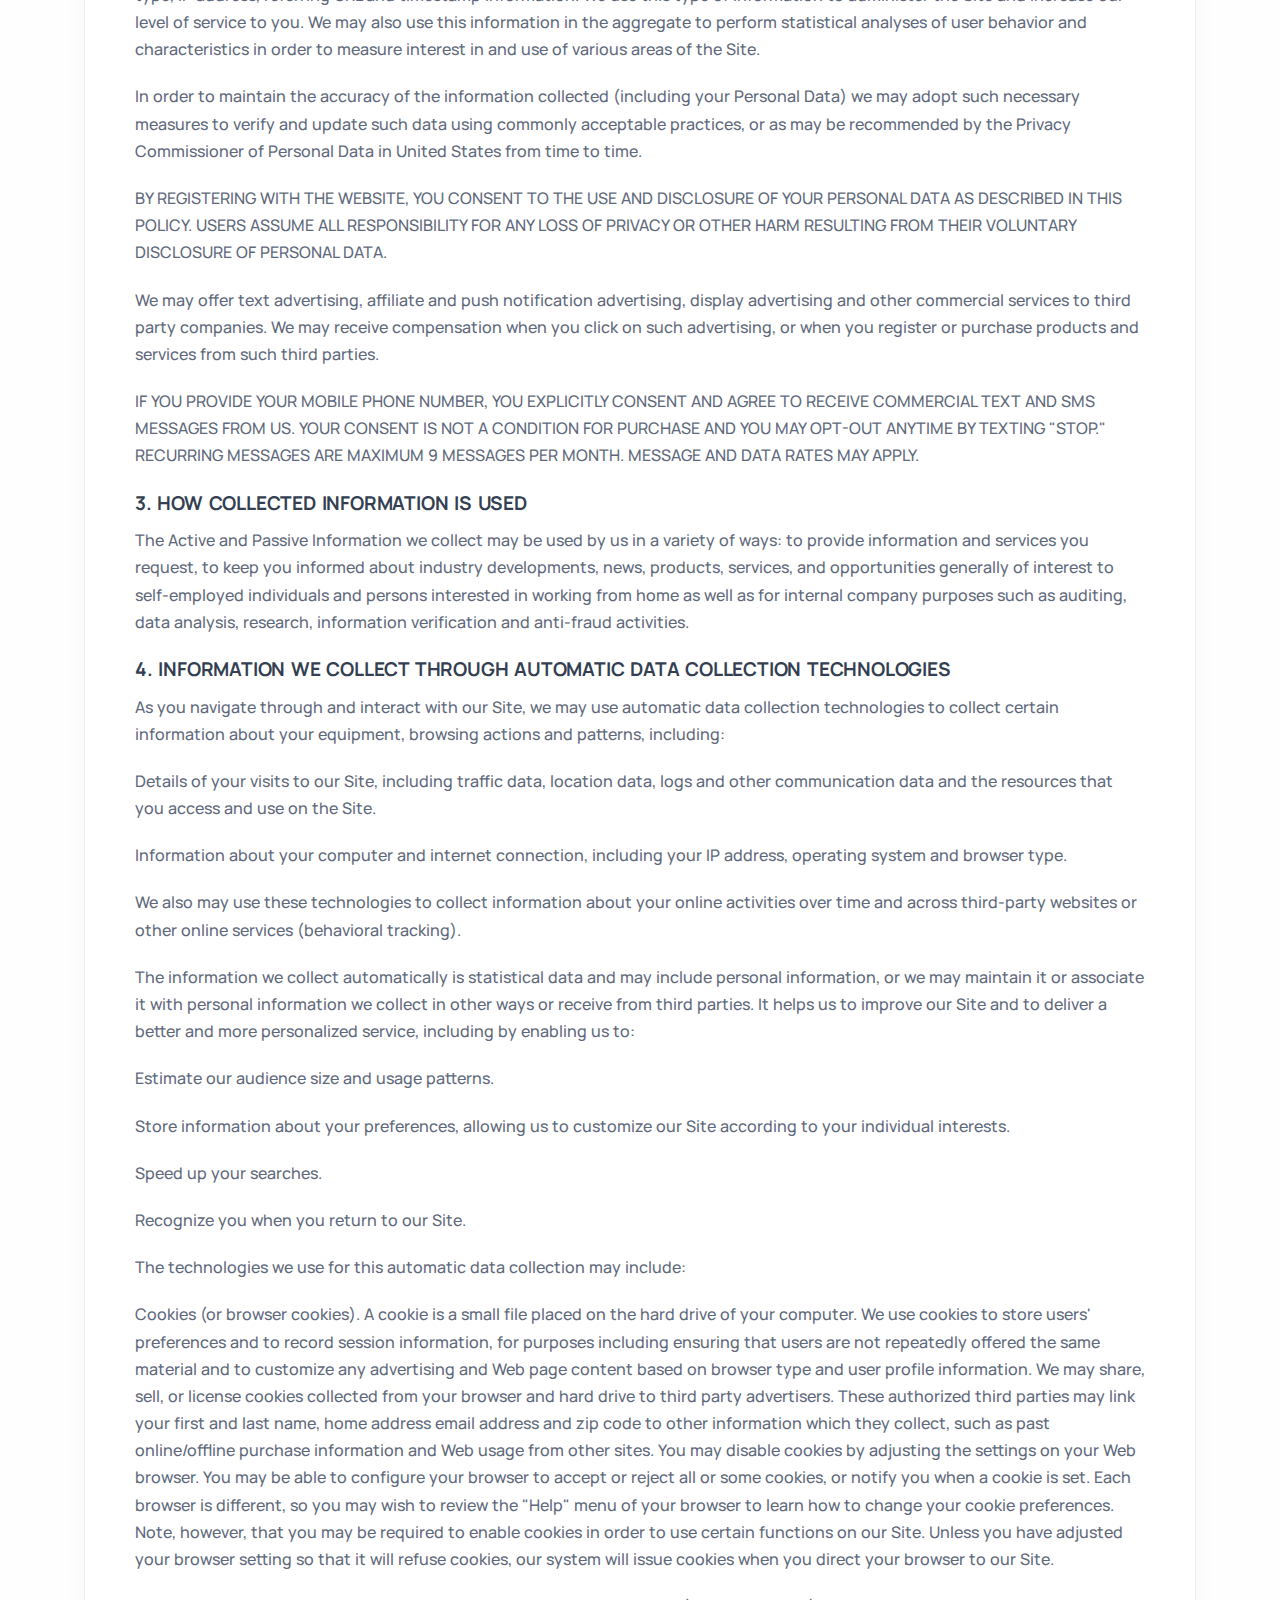
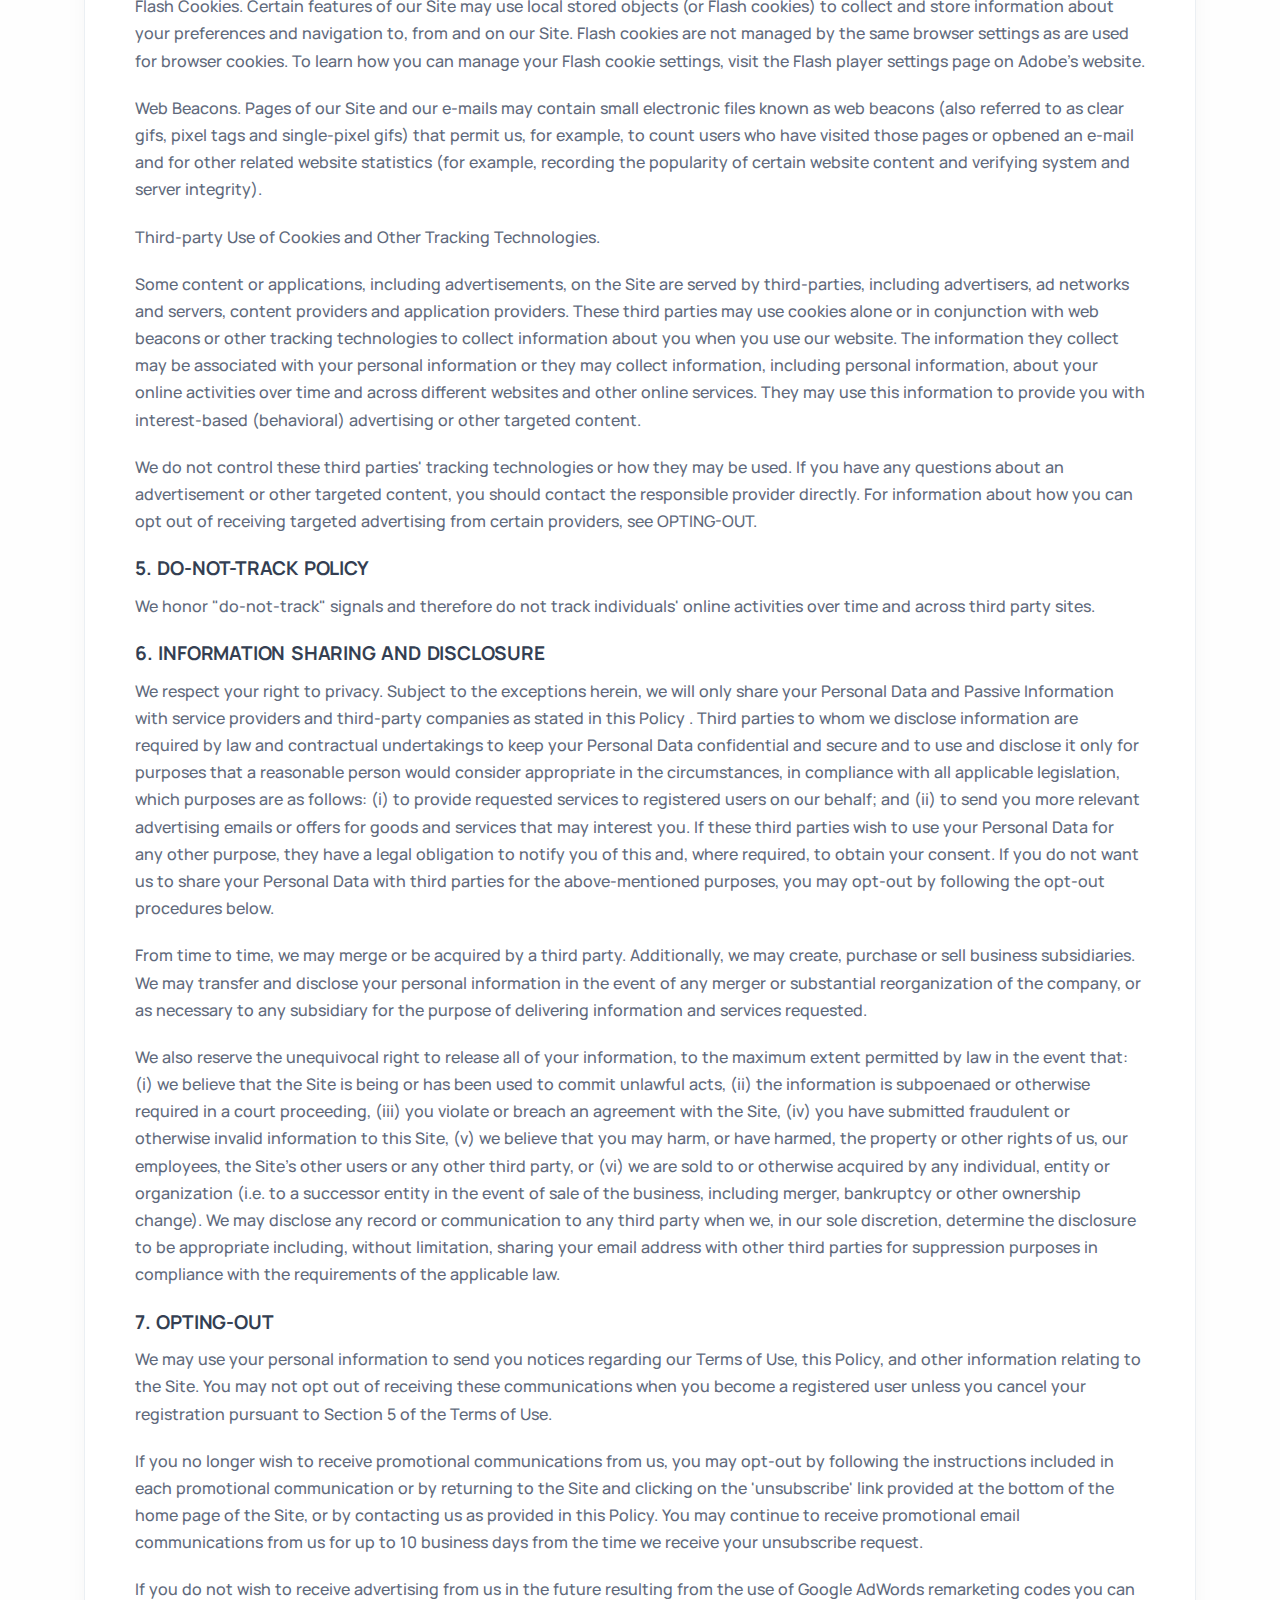
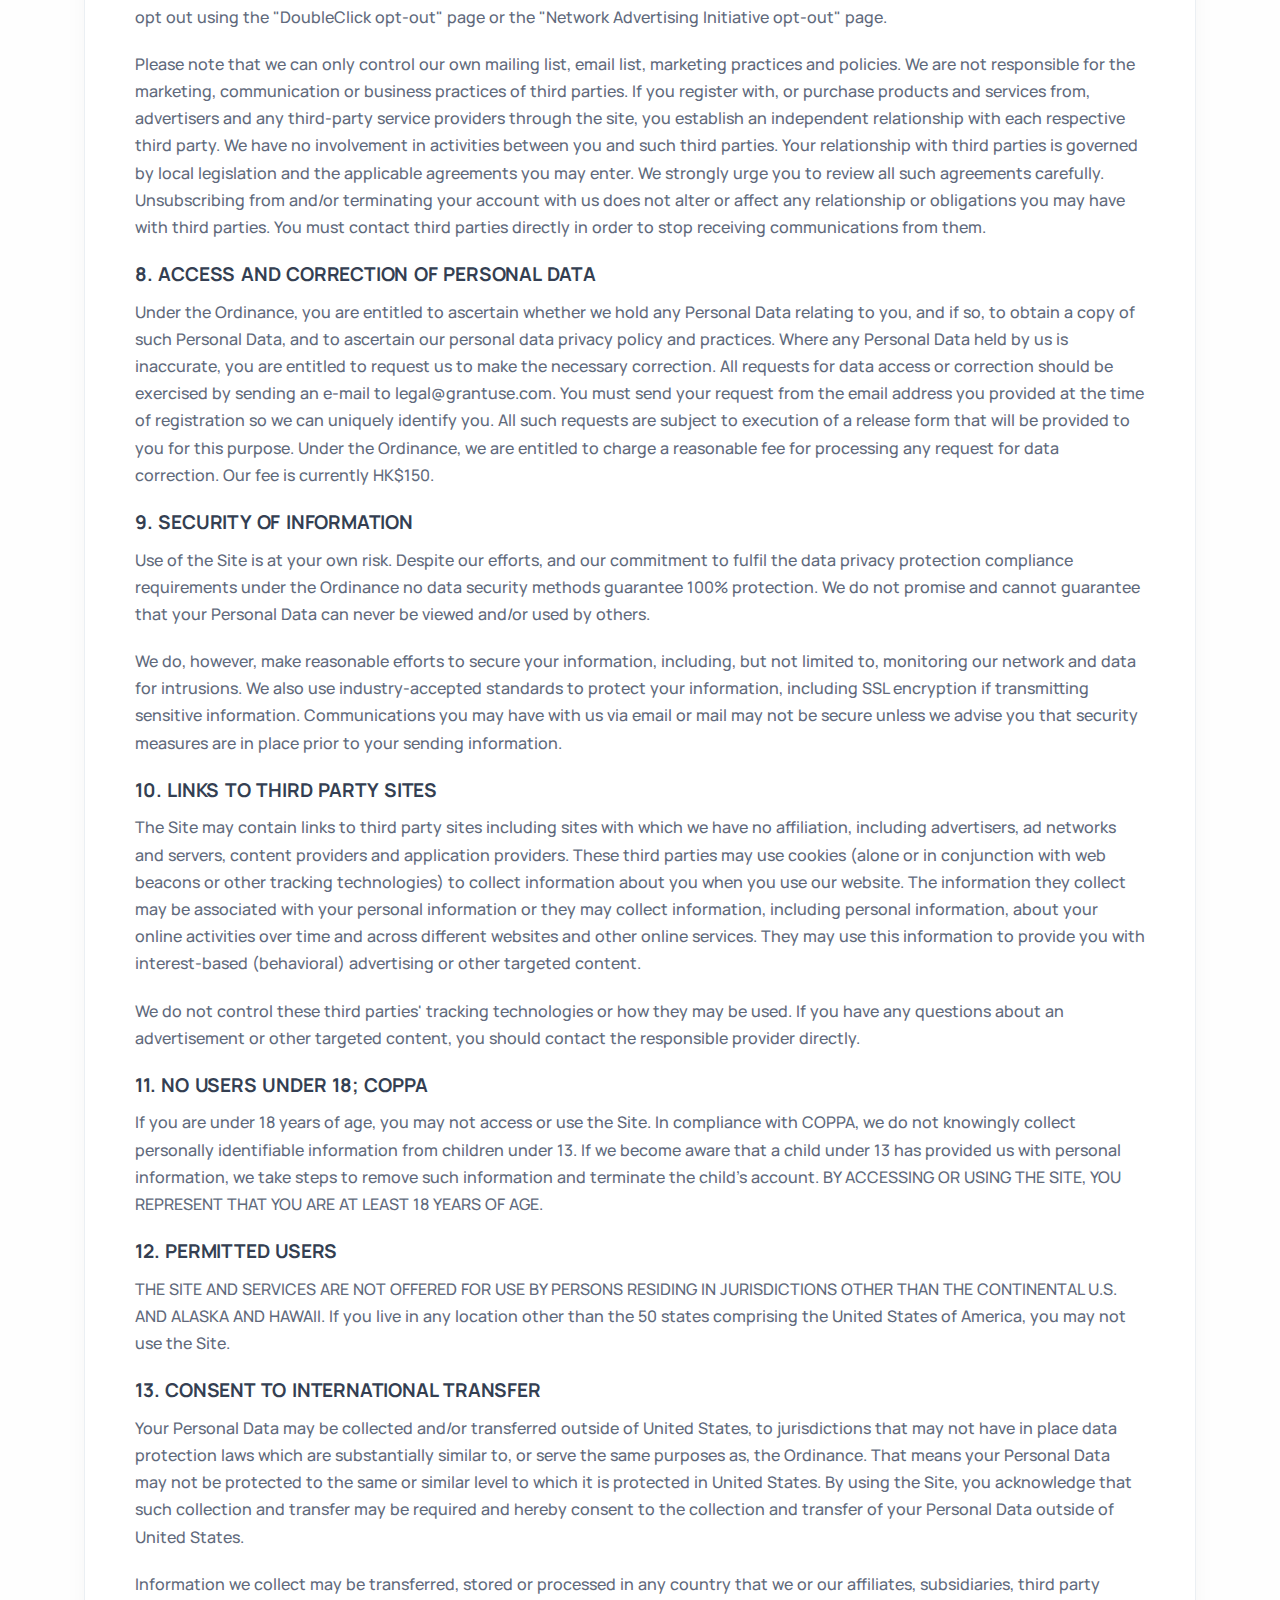
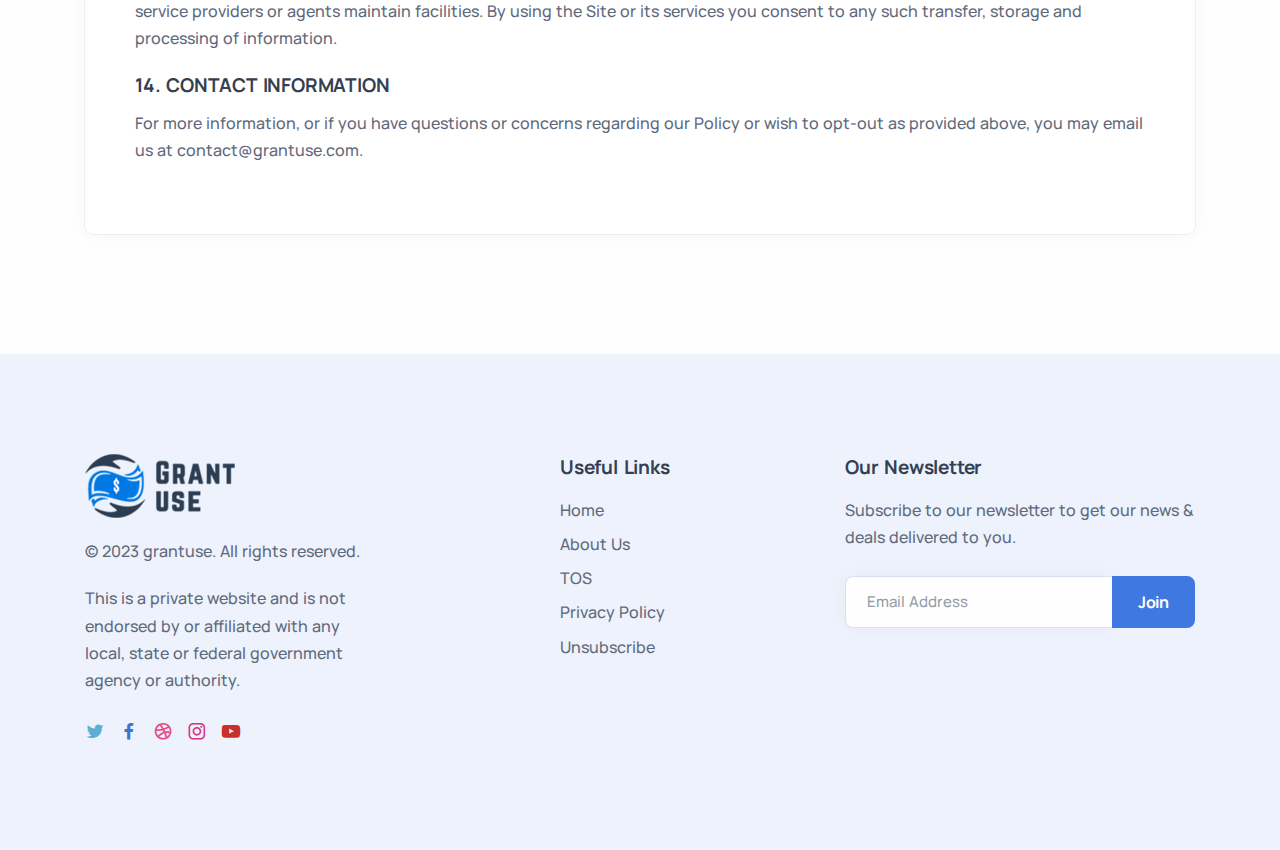
<file: privacy.html>
<!DOCTYPE html>
<html lang="en">
  <head>
    <meta charset="utf-8" />
    <meta name="viewport" content="width=device-width, initial-scale=1.0" />
    <title>Grant Use</title>
    <meta
      name="description"
      content="Discover all there is to know about the privacy policy of the Grant Department."
    />
    <meta
      name="keywords"
      content="Grant Cardone, Grant Williams, Cary Grant, and Pella Grant"
    />
    <link rel="shortcut icon" href="public/assets/img/favicon.png" />
    <link rel="stylesheet" href="public/assets/css/plugins.css" />
    <link rel="stylesheet" href="public/assets/css/style.css" />
    <link rel="stylesheet" href="public/assets/css/custom.css" />
    <link
      rel="preload"
      href="public/assets/css/fonts/dm.css"
      as="style"
      onload="this.rel='stylesheet'"
    />
  </head>
  <body>
    <div class="content-wrapper">
      <header class="wrapper bg-light">
        <nav
          class="navbar navbar-expand-lg center-nav transparent navbar-light"
        >
          <div class="container flex-lg-row flex-nowrap align-items-center">
            <div class="navbar-brand w-100">
              <a href="index.html">
                <img src="public/assets/img/logo.png" alt="" />
              </a>
            </div>
            <div
              class="navbar-collapse offcanvas offcanvas-nav offcanvas-start"
            >
              <div class="offcanvas-header d-lg-none">
                <h3 class="text-white fs-30 mb-0">Grant Use</h3>
                <button
                  type="button"
                  class="btn-close btn-close-white"
                  data-bs-dismiss="offcanvas"
                  aria-label="Close"
                ></button>
              </div>
            </div>
            <!-- /.navbar-collapse -->
            <div class="navbar-other w-100 d-flex ms-auto">
              <ul class="navbar-nav flex-row align-items-center ms-auto">
                <li class="nav-item">
                  <a href="#" class="btn btn-sm btn-primary rounded-pill"
                    >Apply Now</a
                  >
                </li>
                <li class="nav-item d-none">
                  <button class="hamburger offcanvas-nav-btn">
                    <span></span>
                  </button>
                </li>
              </ul>
              <!-- /.navbar-nav -->
            </div>
            <!-- /.navbar-other -->
          </div>
          <!-- /.container -->
        </nav>
        <!-- /.navbar -->
      </header>
      <!-- /header -->
      <section class="wrapper bg-soft-primary">
        <div class="container pt-10 pb-10 pt-md-14 pb-md-14 text-center">
          <div class="row">
            <div class="col-md-10 col-lg-8 col-xl-7 col-xxl-6 mx-auto">
              <h1 class="display-1 mb-3">Privacy Policy!</h1>
              <nav class="d-inline-block" aria-label="breadcrumb">
                <ol class="breadcrumb">
                  <li class="breadcrumb-item">
                    <a href="javascript:void(0)">Home</a>
                  </li>
                  <li class="breadcrumb-item active" aria-current="page">
                    Privacy
                  </li>
                </ol>
              </nav>
              <!-- /nav -->
            </div>
            <!-- /column -->
          </div>
          <!-- /.row -->
        </div>
        <!-- /.container -->
      </section>
      <!-- /section -->
      <div class="container">
        <div class="row gx-0">
          <div class="col-12">
            <section id="terms-conditions" class="wrapper py-14 py-lg-16">
              <div class="card">
                <div class="card-body p-6 p-md-10">
                  <h2 class="mb-3">Privacy Policy!</h2>
                  <p>Last Updated: March 1, 2023</p>
                  <p>
                    Welcome to Grantuse.com! Please take a moment to review this
                    Privacy Policy governing the privacy of those who access
                    and/or use the Site ("you", "your", "user" or collectively
                    "users"). It provides important explanations regarding the
                    types of information we may collect, steps we take to
                    protect such information, how collected information is used
                    and circumstances under which we may transfer or disclose
                    information collected.
                  </p>
                  <p>
                    We adhere to the data privacy protection compliance
                    requirements under the Personal Data (Privacy), Ordinance
                    Cap 486, of United States (the "Ordinance") in relation to
                    "Personal Data" (which term and its application and
                    reference throughout this Privacy Policy (the "Policy")
                    shall carry the same meaning as defined in the Ordinance).
                  </p>
                  <p>
                    PLEASE READ THIS POLICY CAREFULLY BEFORE YOU USE OUR SITE OR
                    SERVICES. BY USING OUR SITE OR ANY OF OUR SERVICES, YOU
                    AFFIRMATIVELY ACCEPT THIS POLICY AND AGREE TO ABIDE BY ITS
                    TERMS AND CONDITIONS. IF YOU DO NOT AGREE TO THIS POLICY, DO
                    NOT USE THE SITE OR SERVICES.
                  </p>

                  <p>
                    Visitors are encouraged to subscribe to receive our
                    marketing emails and regular newsletters. Registration is
                    free. If you elect to receive our emails and newsletters,
                    you may opt out at any time by clicking the 'unsubscribe'
                    link provided in each such mailing. An 'unsubscribe' link is
                    also provided in the footer of the Site homepage and its
                    affiliated pages for your convenience.
                  </p>

                  <h4>1. CHANGES TO THIS POLICY</h4>

                  <p>
                    This Policy is subject to change. Each time you use this
                    Site the current version of this Policy will apply.
                    Accordingly, each time you use this Site you should check
                    the date of this Policy (which appears at the top of this
                    document) and review any changes since the last time you
                    visited the Site.
                  </p>

                  <h4>2. INFORMATION THAT WE COLLECT</h4>

                  <p>
                    We collect two types of information from you. The first type
                    is Personal Data that you actively choose to disclose and
                    the second type is anonymous aggregate information collected
                    in a manner not visible to you or others visiting the Site
                    ("Passive Information").
                  </p>

                  <p>
                    a. Personal Data. Examples of Personal Data that you may
                    provide include your first and last name, email address,
                    home address and zip code. It is not necessary for you to
                    provide Personal Data in order to read content that is
                    publicly available at the Site. In providing Personal Data,
                    you consent and agree to allow it to be shared with
                    third-parties for commercial marketing purposes as well as
                    to third party service providers as we deem necessary in
                    order to fulfill any requests you make for information,
                    products and services. If you provide Personal Data to us,
                    you may later request to have it suppressed and removed from
                    all future marketing activities by us, by following the
                    opt-out procedures set forth above.
                  </p>

                  <p>
                    b. Passive Information. We record information relating to
                    your use of the Site, such as the information you click on,
                    your browser type, IP address, referring URL and timestamp
                    information. We use this type of information to administer
                    the Site and increase our level of service to you. We may
                    also use this information in the aggregate to perform
                    statistical analyses of user behavior and characteristics in
                    order to measure interest in and use of various areas of the
                    Site.
                  </p>

                  <p>
                    In order to maintain the accuracy of the information
                    collected (including your Personal Data) we may adopt such
                    necessary measures to verify and update such data using
                    commonly acceptable practices, or as may be recommended by
                    the Privacy Commissioner of Personal Data in United States
                    from time to time.
                  </p>

                  <p>
                    BY REGISTERING WITH THE WEBSITE, YOU CONSENT TO THE USE AND
                    DISCLOSURE OF YOUR PERSONAL DATA AS DESCRIBED IN THIS
                    POLICY. USERS ASSUME ALL RESPONSIBILITY FOR ANY LOSS OF
                    PRIVACY OR OTHER HARM RESULTING FROM THEIR VOLUNTARY
                    DISCLOSURE OF PERSONAL DATA.
                  </p>

                  <p>
                    We may offer text advertising, affiliate and push
                    notification advertising, display advertising and other
                    commercial services to third party companies. We may receive
                    compensation when you click on such advertising, or when you
                    register or purchase products and services from such third
                    parties.
                  </p>

                  <p>
                    IF YOU PROVIDE YOUR MOBILE PHONE NUMBER, YOU EXPLICITLY
                    CONSENT AND AGREE TO RECEIVE COMMERCIAL TEXT AND SMS
                    MESSAGES FROM US. YOUR CONSENT IS NOT A CONDITION FOR
                    PURCHASE AND YOU MAY OPT-OUT ANYTIME BY TEXTING "STOP."
                    RECURRING MESSAGES ARE MAXIMUM 9 MESSAGES PER MONTH. MESSAGE
                    AND DATA RATES MAY APPLY.
                  </p>

                  <h4>3. HOW COLLECTED INFORMATION IS USED</h4>

                  <p>
                    The Active and Passive Information we collect may be used by
                    us in a variety of ways: to provide information and services
                    you request, to keep you informed about industry
                    developments, news, products, services, and opportunities
                    generally of interest to self-employed individuals and
                    persons interested in working from home as well as for
                    internal company purposes such as auditing, data analysis,
                    research, information verification and anti-fraud
                    activities.
                  </p>

                  <h4>
                    4. INFORMATION WE COLLECT THROUGH AUTOMATIC DATA COLLECTION
                    TECHNOLOGIES
                  </h4>

                  <p>
                    As you navigate through and interact with our Site, we may
                    use automatic data collection technologies to collect
                    certain information about your equipment, browsing actions
                    and patterns, including:
                  </p>

                  <p>
                    Details of your visits to our Site, including traffic data,
                    location data, logs and other communication data and the
                    resources that you access and use on the Site.
                  </p>

                  <p>
                    Information about your computer and internet connection,
                    including your IP address, operating system and browser
                    type.
                  </p>

                  <p>
                    We also may use these technologies to collect information
                    about your online activities over time and across
                    third-party websites or other online services (behavioral
                    tracking).
                  </p>

                  <p>
                    The information we collect automatically is statistical data
                    and may include personal information, or we may maintain it
                    or associate it with personal information we collect in
                    other ways or receive from third parties. It helps us to
                    improve our Site and to deliver a better and more
                    personalized service, including by enabling us to:
                  </p>

                  <p>Estimate our audience size and usage patterns.</p>

                  <p>
                    Store information about your preferences, allowing us to
                    customize our Site according to your individual interests.
                  </p>

                  <p>Speed up your searches.</p>

                  <p>Recognize you when you return to our Site.</p>

                  <p>
                    The technologies we use for this automatic data collection
                    may include:
                  </p>

                  <p>
                    Cookies (or browser cookies). A cookie is a small file
                    placed on the hard drive of your computer. We use cookies to
                    store users' preferences and to record session information,
                    for purposes including ensuring that users are not
                    repeatedly offered the same material and to customize any
                    advertising and Web page content based on browser type and
                    user profile information. We may share, sell, or license
                    cookies collected from your browser and hard drive to third
                    party advertisers. These authorized third parties may link
                    your first and last name, home address email address and zip
                    code to other information which they collect, such as past
                    online/offline purchase information and Web usage from other
                    sites. You may disable cookies by adjusting the settings on
                    your Web browser. You may be able to configure your browser
                    to accept or reject all or some cookies, or notify you when
                    a cookie is set. Each browser is different, so you may wish
                    to review the "Help" menu of your browser to learn how to
                    change your cookie preferences. Note, however, that you may
                    be required to enable cookies in order to use certain
                    functions on our Site. Unless you have adjusted your browser
                    setting so that it will refuse cookies, our system will
                    issue cookies when you direct your browser to our Site.
                  </p>

                  <p>
                    Flash Cookies. Certain features of our Site may use local
                    stored objects (or Flash cookies) to collect and store
                    information about your preferences and navigation to, from
                    and on our Site. Flash cookies are not managed by the same
                    browser settings as are used for browser cookies. To learn
                    how you can manage your Flash cookie settings, visit the
                    Flash player settings page on Adobe's website.
                  </p>

                  <p>
                    Web Beacons. Pages of our Site and our e-mails may contain
                    small electronic files known as web beacons (also referred
                    to as clear gifs, pixel tags and single-pixel gifs) that
                    permit us, for example, to count users who have visited
                    those pages or opbened an e-mail and for other related
                    website statistics (for example, recording the popularity of
                    certain website content and verifying system and server
                    integrity).
                  </p>

                  <p>
                    Third-party Use of Cookies and Other Tracking Technologies.
                  </p>

                  <p>
                    Some content or applications, including advertisements, on
                    the Site are served by third-parties, including advertisers,
                    ad networks and servers, content providers and application
                    providers. These third parties may use cookies alone or in
                    conjunction with web beacons or other tracking technologies
                    to collect information about you when you use our website.
                    The information they collect may be associated with your
                    personal information or they may collect information,
                    including personal information, about your online activities
                    over time and across different websites and other online
                    services. They may use this information to provide you with
                    interest-based (behavioral) advertising or other targeted
                    content.
                  </p>

                  <p>
                    We do not control these third parties' tracking technologies
                    or how they may be used. If you have any questions about an
                    advertisement or other targeted content, you should contact
                    the responsible provider directly. For information about how
                    you can opt out of receiving targeted advertising from
                    certain providers, see OPTING-OUT.
                  </p>

                  <h4>5. DO-NOT-TRACK POLICY</h4>

                  <p>
                    We honor "do-not-track" signals and therefore do not track
                    individuals' online activities over time and across third
                    party sites.
                  </p>

                  <h4>6. INFORMATION SHARING AND DISCLOSURE</h4>

                  <p>
                    We respect your right to privacy. Subject to the exceptions
                    herein, we will only share your Personal Data and Passive
                    Information with service providers and third-party companies
                    as stated in this Policy . Third parties to whom we disclose
                    information are required by law and contractual undertakings
                    to keep your Personal Data confidential and secure and to
                    use and disclose it only for purposes that a reasonable
                    person would consider appropriate in the circumstances, in
                    compliance with all applicable legislation, which purposes
                    are as follows: (i) to provide requested services to
                    registered users on our behalf; and (ii) to send you more
                    relevant advertising emails or offers for goods and services
                    that may interest you. If these third parties wish to use
                    your Personal Data for any other purpose, they have a legal
                    obligation to notify you of this and, where required, to
                    obtain your consent. If you do not want us to share your
                    Personal Data with third parties for the above-mentioned
                    purposes, you may opt-out by following the opt-out
                    procedures below.
                  </p>

                  <p>
                    From time to time, we may merge or be acquired by a third
                    party. Additionally, we may create, purchase or sell
                    business subsidiaries. We may transfer and disclose your
                    personal information in the event of any merger or
                    substantial reorganization of the company, or as necessary
                    to any subsidiary for the purpose of delivering information
                    and services requested.
                  </p>

                  <p>
                    We also reserve the unequivocal right to release all of your
                    information, to the maximum extent permitted by law in the
                    event that: (i) we believe that the Site is being or has
                    been used to commit unlawful acts, (ii) the information is
                    subpoenaed or otherwise required in a court proceeding,
                    (iii) you violate or breach an agreement with the Site, (iv)
                    you have submitted fraudulent or otherwise invalid
                    information to this Site, (v) we believe that you may harm,
                    or have harmed, the property or other rights of us, our
                    employees, the Site's other users or any other third party,
                    or (vi) we are sold to or otherwise acquired by any
                    individual, entity or organization (i.e. to a successor
                    entity in the event of sale of the business, including
                    merger, bankruptcy or other ownership change). We may
                    disclose any record or communication to any third party when
                    we, in our sole discretion, determine the disclosure to be
                    appropriate including, without limitation, sharing your
                    email address with other third parties for suppression
                    purposes in compliance with the requirements of the
                    applicable law.
                  </p>

                  <h4>7. OPTING-OUT</h4>

                  <p>
                    We may use your personal information to send you notices
                    regarding our Terms of Use, this Policy, and other
                    information relating to the Site. You may not opt out of
                    receiving these communications when you become a registered
                    user unless you cancel your registration pursuant to Section
                    5 of the Terms of Use.
                  </p>

                  <p>
                    If you no longer wish to receive promotional communications
                    from us, you may opt-out by following the instructions
                    included in each promotional communication or by returning
                    to the Site and clicking on the 'unsubscribe' link provided
                    at the bottom of the home page of the Site, or by contacting
                    us as provided in this Policy. You may continue to receive
                    promotional email communications from us for up to 10
                    business days from the time we receive your unsubscribe
                    request.
                  </p>

                  <p>
                    If you do not wish to receive advertising from us in the
                    future resulting from the use of Google AdWords remarketing
                    codes you can opt out using the "DoubleClick opt-out" page
                    or the "Network Advertising Initiative opt-out" page.
                  </p>

                  <p>
                    Please note that we can only control our own mailing list,
                    email list, marketing practices and policies. We are not
                    responsible for the marketing, communication or business
                    practices of third parties. If you register with, or
                    purchase products and services from, advertisers and any
                    third-party service providers through the site, you
                    establish an independent relationship with each respective
                    third party. We have no involvement in activities between
                    you and such third parties. Your relationship with third
                    parties is governed by local legislation and the applicable
                    agreements you may enter. We strongly urge you to review all
                    such agreements carefully. Unsubscribing from and/or
                    terminating your account with us does not alter or affect
                    any relationship or obligations you may have with third
                    parties. You must contact third parties directly in order to
                    stop receiving communications from them.
                  </p>

                  <h4>8. ACCESS AND CORRECTION OF PERSONAL DATA</h4>

                  <p>
                    Under the Ordinance, you are entitled to ascertain whether
                    we hold any Personal Data relating to you, and if so, to
                    obtain a copy of such Personal Data, and to ascertain our
                    personal data privacy policy and practices. Where any
                    Personal Data held by us is inaccurate, you are entitled to
                    request us to make the necessary correction. All requests
                    for data access or correction should be exercised by sending
                    an e-mail to legal@grantuse.com. You must send your request
                    from the email address you provided at the time of
                    registration so we can uniquely identify you. All such
                    requests are subject to execution of a release form that
                    will be provided to you for this purpose. Under the
                    Ordinance, we are entitled to charge a reasonable fee for
                    processing any request for data correction. Our fee is
                    currently HK$150.
                  </p>

                  <h4>9. SECURITY OF INFORMATION</h4>

                  <p>
                    Use of the Site is at your own risk. Despite our efforts,
                    and our commitment to fulfil the data privacy protection
                    compliance requirements under the Ordinance no data security
                    methods guarantee 100% protection. We do not promise and
                    cannot guarantee that your Personal Data can never be viewed
                    and/or used by others.
                  </p>

                  <p>
                    We do, however, make reasonable efforts to secure your
                    information, including, but not limited to, monitoring our
                    network and data for intrusions. We also use
                    industry-accepted standards to protect your information,
                    including SSL encryption if transmitting sensitive
                    information. Communications you may have with us via email
                    or mail may not be secure unless we advise you that security
                    measures are in place prior to your sending information.
                  </p>

                  <h4>10. LINKS TO THIRD PARTY SITES</h4>

                  <p>
                    The Site may contain links to third party sites including
                    sites with which we have no affiliation, including
                    advertisers, ad networks and servers, content providers and
                    application providers. These third parties may use cookies
                    (alone or in conjunction with web beacons or other tracking
                    technologies) to collect information about you when you use
                    our website. The information they collect may be associated
                    with your personal information or they may collect
                    information, including personal information, about your
                    online activities over time and across different websites
                    and other online services. They may use this information to
                    provide you with interest-based (behavioral) advertising or
                    other targeted content.
                  </p>

                  <p>
                    We do not control these third parties' tracking technologies
                    or how they may be used. If you have any questions about an
                    advertisement or other targeted content, you should contact
                    the responsible provider directly.
                  </p>

                  <h4>11. NO USERS UNDER 18; COPPA</h4>

                  <p>
                    If you are under 18 years of age, you may not access or use
                    the Site. In compliance with COPPA, we do not knowingly
                    collect personally identifiable information from children
                    under 13. If we become aware that a child under 13 has
                    provided us with personal information, we take steps to
                    remove such information and terminate the child's account.
                    BY ACCESSING OR USING THE SITE, YOU REPRESENT THAT YOU ARE
                    AT LEAST 18 YEARS OF AGE.
                  </p>

                  <h4>12. PERMITTED USERS</h4>

                  <p>
                    THE SITE AND SERVICES ARE NOT OFFERED FOR USE BY PERSONS
                    RESIDING IN JURISDICTIONS OTHER THAN THE CONTINENTAL U.S.
                    AND ALASKA AND HAWAII. If you live in any location other
                    than the 50 states comprising the United States of America,
                    you may not use the Site.
                  </p>

                  <h4>13. CONSENT TO INTERNATIONAL TRANSFER</h4>

                  <p>
                    Your Personal Data may be collected and/or transferred
                    outside of United States, to jurisdictions that may not have
                    in place data protection laws which are substantially
                    similar to, or serve the same purposes as, the Ordinance.
                    That means your Personal Data may not be protected to the
                    same or similar level to which it is protected in United
                    States. By using the Site, you acknowledge that such
                    collection and transfer may be required and hereby consent
                    to the collection and transfer of your Personal Data outside
                    of United States.
                  </p>

                  <p>
                    Information we collect may be transferred, stored or
                    processed in any country that we or our affiliates,
                    subsidiaries, third party service providers or agents
                    maintain facilities. By using the Site or its services you
                    consent to any such transfer, storage and processing of
                    information.
                  </p>

                  <h4>14. CONTACT INFORMATION</h4>

                  <p>
                    For more information, or if you have questions or concerns
                    regarding our Policy or wish to opt-out as provided above,
                    you may email us at contact@grantuse.com.
                  </p>
                </div>
                <!--/.card-body -->
              </div>
              <!--/.card -->
            </section>
          </div>
          <!-- /column -->
        </div>
        <!-- /.row -->
      </div>
      <!-- /.container -->
    </div>
    <footer class="bg-soft-primary">
      <div class="container py-13 py-md-15">
        <div class="row gy-6 gy-lg-0">
          <div class="col-md-6 col-lg-4">
            <div class="widget">
              <img class="mb-4" src="public/assets/img/logo.png" alt="" />
              <p class="mb-4">© 2023 grantuse. All rights reserved.</p>
              <p class="mb-4 me-12">
                This is a private website and is not endorsed by or affiliated
                with any local, state or federal government agency or authority.
              </p>
              <nav class="nav social">
                <a href="#"><i class="uil uil-twitter"></i></a>
                <a href="#"><i class="uil uil-facebook-f"></i></a>
                <a href="#"><i class="uil uil-dribbble"></i></a>
                <a href="#"><i class="uil uil-instagram"></i></a>
                <a href="#"><i class="uil uil-youtube"></i></a>
              </nav>
              <!-- /.social -->
            </div>
            <!-- /.widget -->
          </div>
          <!-- /column -->
          <div class="col-md-6 col-lg-3 offset-lg-1">
            <div class="widget">
              <h4 class="widget-title mb-3">Useful Links</h4>
              <ul class="list-unstyled text-reset mb-0">
                <li><a href="index.html">Home</a></li>
                <li><a href="about.html">About Us</a></li>
                <li><a href="terms.html">TOS</a></li>
                <li>
                  <a href="privacy.html">Privacy Policy</a>
                </li>
                <li>
                  <a href="unsubscribe.html">Unsubscribe</a>
                </li>
              </ul>
            </div>
            <!-- /.widget -->
          </div>
          <!-- /column -->
          <div class="col-md-12 col-lg-4">
            <div class="widget">
              <h4 class="widget-title mb-3">Our Newsletter</h4>
              <p class="mb-5">
                Subscribe to our newsletter to get our news & deals delivered to
                you.
              </p>
              <div class="newsletter-wrapper">
                <!-- Begin Mailchimp Signup Form -->
                <div id="mc_embed_signup2">
                  <form
                    action="https://elemisfreebies.us20.list-manage.com/subscribe/post?u=aa4947f70a475ce162057838d&amp;id=b49ef47a9a"
                    method="post"
                    id="mc-embedded-subscribe-form2"
                    name="mc-embedded-subscribe-form"
                    class="validate"
                    target="_blank"
                    novalidate
                  >
                    <div id="mc_embed_signup_scroll2">
                      <div class="mc-field-group input-group form-floating">
                        <input
                          type="email"
                          value=""
                          name="EMAIL"
                          class="required email form-control"
                          placeholder="Email Address"
                          id="mce-EMAIL2"
                        />
                        <label for="mce-EMAIL2">Email Address</label>
                        <input
                          type="submit"
                          value="Join"
                          name="subscribe"
                          id="mc-embedded-subscribe2"
                          class="btn btn-primary"
                        />
                      </div>
                      <div id="mce-responses2" class="clear">
                        <div
                          class="response"
                          id="mce-error-response2"
                          style="display: none"
                        ></div>
                        <div
                          class="response"
                          id="mce-success-response2"
                          style="display: none"
                        ></div>
                      </div>
                      <!-- real people should not fill this in and expect good things - do not remove this or risk form bot signups-->
                      <div
                        style="position: absolute; left: -5000px"
                        aria-hidden="true"
                      >
                        <input
                          type="text"
                          name="b_ddc180777a163e0f9f66ee014_4b1bcfa0bc"
                          tabindex="-1"
                          value=""
                        />
                      </div>
                      <div class="clear"></div>
                    </div>
                  </form>
                </div>
                <!--End mc_embed_signup-->
              </div>
              <!-- /.newsletter-wrapper -->
            </div>
            <!-- /.widget -->
          </div>
          <!-- /column -->
        </div>
        <!--/.row -->
      </div>
      <!-- /.container -->
    </footer>
    <div class="progress-wrap">
      <svg
        class="progress-circle svg-content"
        width="100%"
        height="100%"
        viewBox="-1 -1 102 102"
      >
        <path d="M50,1 a49,49 0 0,1 0,98 a49,49 0 0,1 0,-98" />
      </svg>
    </div>
    <script src="public/assets/js/plugins.js"></script>
    <script src="public/assets/js/theme.js"></script>
    <script src="public/assets/js/jquery-3.7.1.min.js"></script>
    <script src="public/assets/js/jquery.validate.min.js"></script>
    <script src="public/assets/js/additional-methods.min.js"></script>

    <script src="public/assets/js/contact_us.js"></script>
  </body>
</html>
</file>
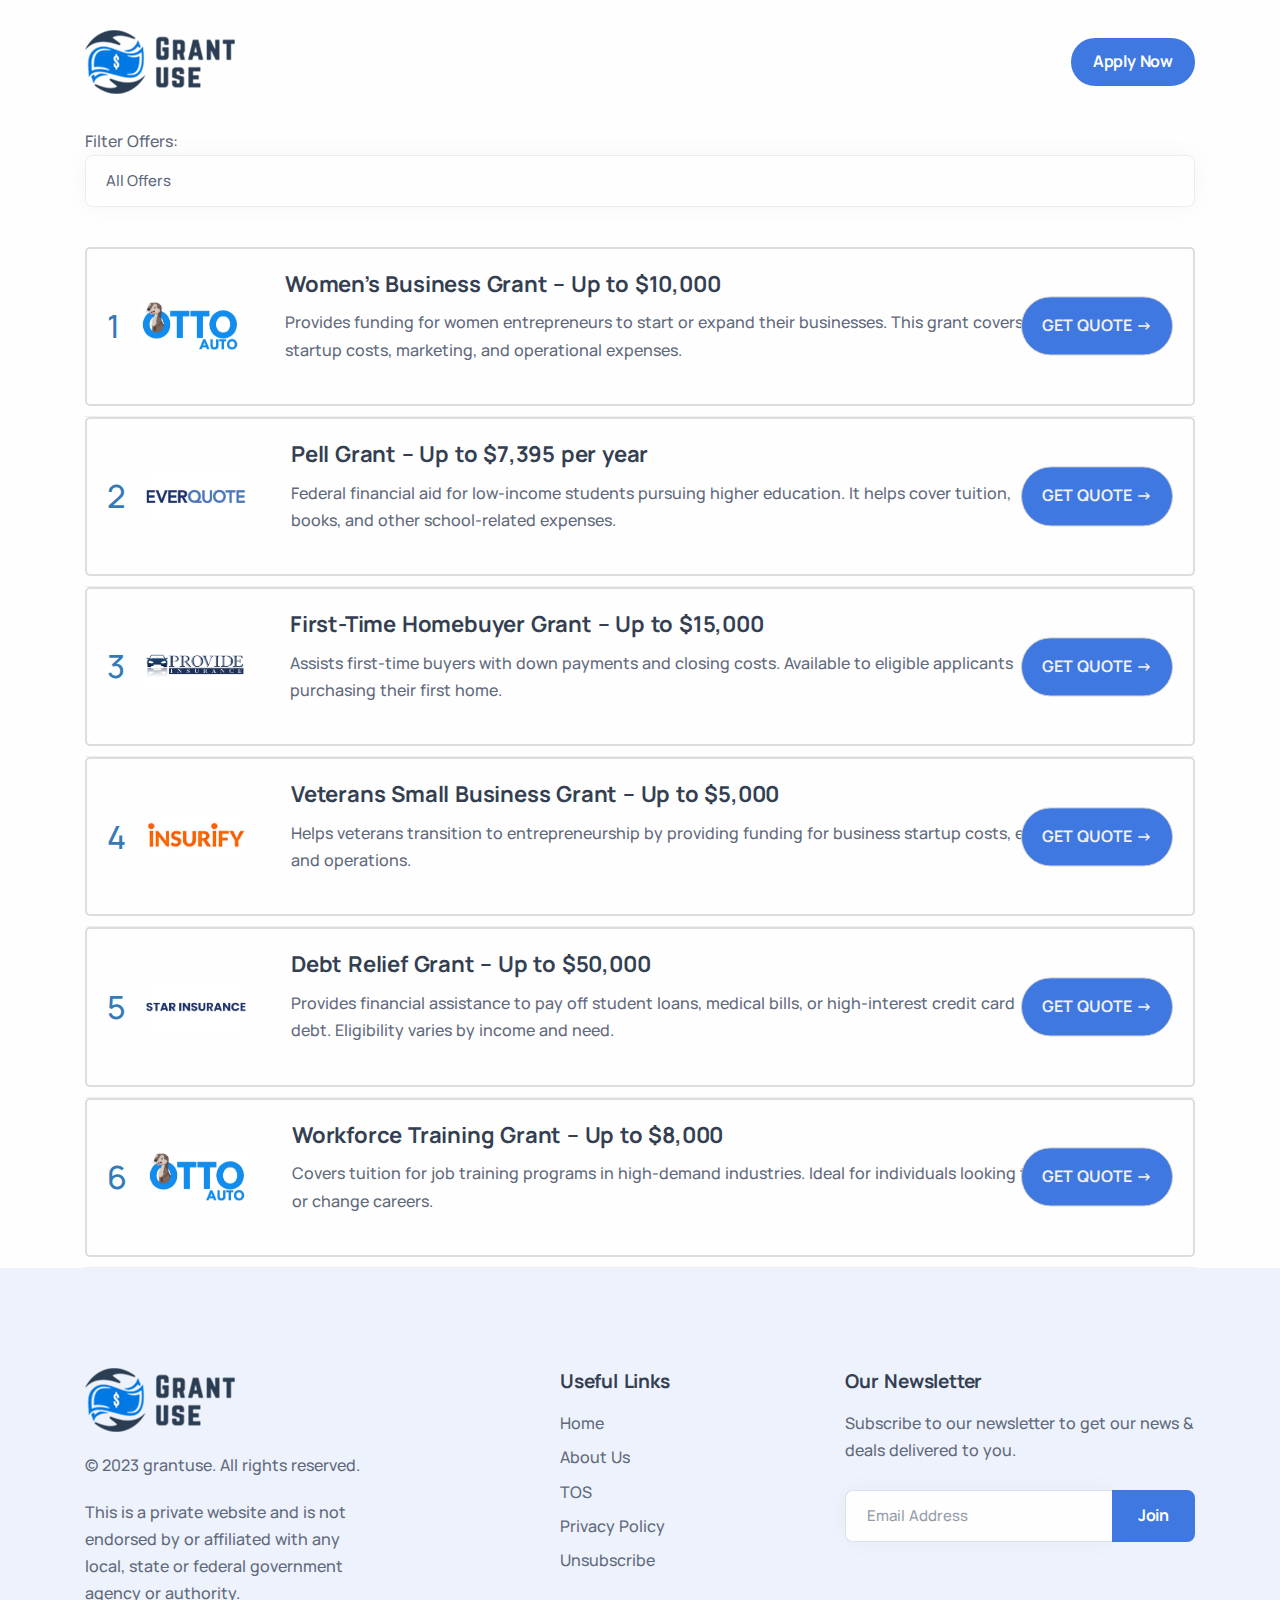
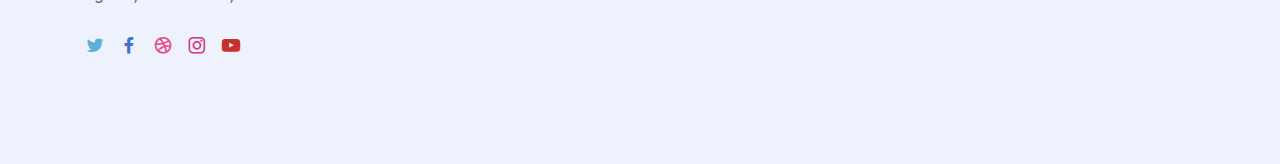
<file: result.html>
<!DOCTYPE html>
<html lang="en">
  <head>
    <meta charset="utf-8" />
    <meta name="viewport" content="width=device-width, initial-scale=1.0" />
    <title>Grant Use</title>
    <meta
      name="description"
      content="With our handy website, which provides an easy and quick method to unsubscribe from unsolicited emails and newsletters, you can take control of the clutter in your inbox."
    />
    <meta
      name="keywords"
      content="Grant Cardone, Grant Williams, Cary Grant, and Pella Grant"
    />
    <link rel="shortcut icon" href="public/assets/img/favicon.png" />
    <link rel="stylesheet" href="public/assets/css/plugins.css" />
    <link rel="stylesheet" href="public/assets/css/style.css" />
    <link rel="stylesheet" href="public/assets/css/custom.css" />
    <link
      rel="preload"
      href="public/assets/css/fonts/dm.css"
      as="style"
      onload="this.rel='stylesheet'"
    />
    <style>
        .offer-section {
    border-bottom: 1px solid #eee;
}

.offer {
    display: flex;
    align-items: center;
    padding: 20px;
    position: relative;
    border: 2px solid #ddd;
    border-radius: 5px;
    margin-bottom: 10px;
}

.offer:hover{
  border: 2px solid #000;
}

.offer-number {
    font-size: 2em;
    margin-right: 20px; /* Increased spacing */
    color: #337ab7;
}

.offer-image img {
    max-width: 100px;
    height: auto;
    margin-right: 30px; /* Increased spacing */
}

.offer-content {
    flex-grow: 1;
    margin-left: 15px; /* Add left margin to move text right */
}

.get-quote {
    background-color: #3F78E0;
    color: #f0f0f0;
    padding: 15px 20px;
    border: 1px solid #ccc;
    border-radius: 40px;
    text-decoration: none;
    position: absolute;
    right: 20px;
    top: 50%;
    transform: translateY(-50%);
    transition: transform 0.3s ease, box-shadow 0.3s ease;
}

.get-quote:hover {
  background-color: #3F78E0;
  color: #f0f0f0;
    text-decoration: none;
    transform: translateY(calc(-60% - 3px)); /* Move 1px upwards from current position */
  box-shadow: 0 2px 4px rgba(0, 0, 0, 0.2); /* Added shadow */
}

.click-free {
    font-size: 0.8em;
    color: #777;
}

/* Responsive adjustments */
@media (max-width: 768px) {
    .offer {
        flex-direction: column;
        text-align: center;
        padding: 10px;
    }

    .offer-image img {
        margin: 0 auto 10px;
    }

    .offer-content p {
        display: none;
    }

    .click-free {
        display: none;
    }

    .get-quote {
        position: static;
        transform: none;
        margin-top: 10px;
        right: auto;
    }
}
    </style>
  </head>
  <body>
    <div class="content-wrapper">
      <header class="wrapper bg-light">
        <nav
          class="navbar navbar-expand-lg center-nav transparent navbar-light"
        >
          <div class="container flex-lg-row flex-nowrap align-items-center">
            <div class="navbar-brand w-100">
              <a href="index.html">
                <img src="public/assets/img/logo.png" alt="" />
              </a>
            </div>
            <div
              class="navbar-collapse offcanvas offcanvas-nav offcanvas-start"
            >
              <div class="offcanvas-header d-lg-none">
                <h3 class="text-white fs-30 mb-0">Grant Use</h3>
                <button
                  type="button"
                  class="btn-close btn-close-white"
                  data-bs-dismiss="offcanvas"
                  aria-label="Close"
                ></button>
              </div>
            </div>
            <!-- /.navbar-collapse -->
            <div class="navbar-other w-100 d-flex ms-auto">
              <ul class="navbar-nav flex-row align-items-center ms-auto">
                <li class="nav-item">
                  <a href="#" class="btn btn-sm btn-primary rounded-pill"
                    >Apply Now</a
                  >
                </li>
                <li class="nav-item d-none">
                  <button class="hamburger offcanvas-nav-btn">
                    <span></span>
                  </button>
                </li>
              </ul>
              <!-- /.navbar-nav -->
            </div>
            <!-- /.navbar-other -->
          </div>
          <!-- /.container -->
        </nav>
        <!-- /.navbar -->
      </header>
      <!-- /header -->
      <!-- /section -->
      <div class="container" style="margin-top: 10px;">
        <div class="form-group">
            <label for="offerFilter">Filter Offers:</label>
            <select class="form-control" id="offerFilter">
              <option value="all">All Offers</option>
              <option value="Women’s Business Grant – Up to $10,000">Women’s Business Grant</option>
              <option value="Pell Grant – Up to $7,395 per year">Pell Grant</option>
              <option value="First-Time Homebuyer Grant – Up to $15,000">First-Time Homebuyer Grant</option>
              <option value="Veterans Small Business Grant – Up to $5,000">Veterans Small Business Grant</option>  
              <option value="Debt Relief Grant – Up to $50,000">Debt Relief Grant </option> 
              <option value="Workforce Training Grant – Up to $8,000">Workforce Training Grant</option> 
            </select>
        </div>

        <div id="offersContainer" style="margin-top: 40px;">
            </div>
    </div>
    <footer class="bg-soft-primary">
      <div class="container py-13 py-md-15">
        <div class="row gy-6 gy-lg-0">
          <div class="col-md-6 col-lg-4">
            <div class="widget">
              <img class="mb-4" src="public/assets/img/logo.png" alt="" />
              <p class="mb-4">© 2023 grantuse. All rights reserved.</p>
              <p class="mb-4 me-12">
                This is a private website and is not endorsed by or affiliated
                with any local, state or federal government agency or authority.
              </p>
              <nav class="nav social">
                <a href="#"><i class="uil uil-twitter"></i></a>
                <a href="#"><i class="uil uil-facebook-f"></i></a>
                <a href="#"><i class="uil uil-dribbble"></i></a>
                <a href="#"><i class="uil uil-instagram"></i></a>
                <a href="#"><i class="uil uil-youtube"></i></a>
              </nav>
              <!-- /.social -->
            </div>
            <!-- /.widget -->
          </div>
          <!-- /column -->
          <div class="col-md-6 col-lg-3 offset-lg-1">
            <div class="widget">
              <h4 class="widget-title mb-3">Useful Links</h4>
              <ul class="list-unstyled text-reset mb-0">
                <li><a href="index.html">Home</a></li>
                <li><a href="about.html">About Us</a></li>
                <li><a href="terms.html">TOS</a></li>
                <li>
                  <a href="privacy.html">Privacy Policy</a>
                </li>
                <li>
                  <a href="unsubscribe.html">Unsubscribe</a>
                </li>
              </ul>
            </div>
            <!-- /.widget -->
          </div>
          <!-- /column -->
          <div class="col-md-12 col-lg-4">
            <div class="widget">
              <h4 class="widget-title mb-3">Our Newsletter</h4>
              <p class="mb-5">
                Subscribe to our newsletter to get our news & deals delivered to
                you.
              </p>
              <div class="newsletter-wrapper">
                <!-- Begin Mailchimp Signup Form -->
                <div id="mc_embed_signup2">
                  <form
                    action="https://elemisfreebies.us20.list-manage.com/subscribe/post?u=aa4947f70a475ce162057838d&amp;id=b49ef47a9a"
                    method="post"
                    id="mc-embedded-subscribe-form2"
                    name="mc-embedded-subscribe-form"
                    class="validate"
                    target="_blank"
                    novalidate
                  >
                    <div id="mc_embed_signup_scroll2">
                      <div class="mc-field-group input-group form-floating">
                        <input
                          type="email"
                          value=""
                          name="EMAIL"
                          class="required email form-control"
                          placeholder="Email Address"
                          id="mce-EMAIL2"
                        />
                        <label for="mce-EMAIL2">Email Address</label>
                        <input
                          type="submit"
                          value="Join"
                          name="subscribe"
                          id="mc-embedded-subscribe2"
                          class="btn btn-primary"
                        />
                      </div>
                      <div id="mce-responses2" class="clear">
                        <div
                          class="response"
                          id="mce-error-response2"
                          style="display: none"
                        ></div>
                        <div
                          class="response"
                          id="mce-success-response2"
                          style="display: none"
                        ></div>
                      </div>
                      <!-- real people should not fill this in and expect good things - do not remove this or risk form bot signups-->
                      <div
                        style="position: absolute; left: -5000px"
                        aria-hidden="true"
                      >
                        <input
                          type="text"
                          name="b_ddc180777a163e0f9f66ee014_4b1bcfa0bc"
                          tabindex="-1"
                          value=""
                        />
                      </div>
                      <div class="clear"></div>
                    </div>
                  </form>
                </div>
                <!--End mc_embed_signup-->
              </div>
              <!-- /.newsletter-wrapper -->
            </div>
            <!-- /.widget -->
          </div>
          <!-- /column -->
        </div>
        <!--/.row -->
      </div>
      <!-- /.container -->
    </footer>
    <div class="progress-wrap">
      <svg
        class="progress-circle svg-content"
        width="100%"
        height="100%"
        viewBox="-1 -1 102 102"
      >
        <path d="M50,1 a49,49 0 0,1 0,98 a49,49 0 0,1 0,-98" />
      </svg>
    </div>
    <script src="public/assets/js/plugins.js"></script>
    <script src="public/assets/js/theme.js"></script>
    <script src="public/assets/js/jquery-3.7.1.min.js"></script>
    <script src="public/assets/js/jquery.validate.min.js"></script>
    <script src="public/assets/js/additional-methods.min.js"></script>

    <script src="public/assets/js/contact_us.js"></script>
    <script src="https://code.jquery.com/jquery-3.5.1.slim.min.js"></script>
    <script src="https://cdn.jsdelivr.net/npm/@popperjs/core@2.9.3/dist/umd/popper.min.js"></script>
    <script src="https://stackpath.bootstrapcdn.com/bootstrap/4.5.2/js/bootstrap.min.js"></script>
    <script>
        
    document.addEventListener('DOMContentLoaded', function() {
      const offersData = [
            {
                number: 1,
                image: "public/assets/img/offers/1.jpg",
                name: "Women’s Business Grant – Up to $10,000",
                description: "Provides funding for women entrepreneurs to start or expand their businesses. This grant covers <br> startup costs, marketing, and operational expenses.",
                // clickFree: "click For FREE Qoute"
            },
            {
                number: 2,
                image: "public/assets/img/offers/2.jpg",
                name: "Pell Grant – Up to $7,395 per year",
                description: "Federal financial aid for low-income students pursuing higher education. It helps cover tuition, <br> books, and other school-related expenses.",
                // clickFree: "click For FREE Qoute"
            },
            {
                number: 3,
                image: "public/assets/img/offers/3.jpg",
                name: "First-Time Homebuyer Grant – Up to $15,000",
                description: "Assists first-time buyers with down payments and closing costs. Available to eligible applicants <br> purchasing their first home.",
                // clickFree: "click For FREE Qoute"
            },
            {
                number: 4,
                image: "public/assets/img/offers/4.jpg",
                name: "Veterans Small Business Grant – Up to $5,000",
                description: "Helps veterans transition to entrepreneurship by providing funding for business startup costs, equipment, <br> and operations.",
                // clickFree: "click For FREE Qoute"
            },
            {
                number: 5,
                image: "public/assets/img/offers/5.jpg",
                name: "Debt Relief Grant – Up to $50,000",
                description: "Provides financial assistance to pay off student loans, medical bills, or high-interest credit card <br> debt. Eligibility varies by income and need.",
                // clickFree: "click For FREE Qoute"
            },
            {
                number: 6,
                image: "public/assets/img/offers/1.jpg",
                name: "Workforce Training Grant – Up to $8,000",
                description: "Covers tuition for job training programs in high-demand industries. Ideal for individuals looking to upskill <br> or change careers.",
                // clickFree: "click For FREE Qoute"
            }
        ];

        const offersContainer = document.getElementById('offersContainer');
        const filterSelect = document.getElementById('offerFilter');

        function renderOffers(offers) {
            offersContainer.innerHTML = '';
            offers.forEach(offer => {
                const offerHtml = `
                    <div class="offer-section">
                        <div class="offer">
                            <div class="offer-number">${offer.number}</div>
                            <div class="offer-image">
                                <img src="${offer.image}" alt="${offer.name} Logo">
                            </div>
                            <div class="offer-content">
                                <h3>${offer.name}</h3>
                                <p>${offer.description}</p>
                            </div>
                            <a href="#" class="get-quote"><b>GET QUOTE →</b></a>
                        </div>
                    </div>
                `;
                offersContainer.innerHTML += offerHtml;
            });
        }

        function filterOffers(selectedValue) {
            if (selectedValue === 'all') {
                renderOffers(offersData);
            } else {
                const filteredOffers = offersData.filter(offer => offer.name === selectedValue);
                renderOffers(filteredOffers);
            }
        }

        filterSelect.addEventListener('change', function() {
            const selectedValue = this.value;
            filterOffers(selectedValue);
        });

        // Initial render
        renderOffers(offersData);
    });
</script>
  </body>
</html>
</file>
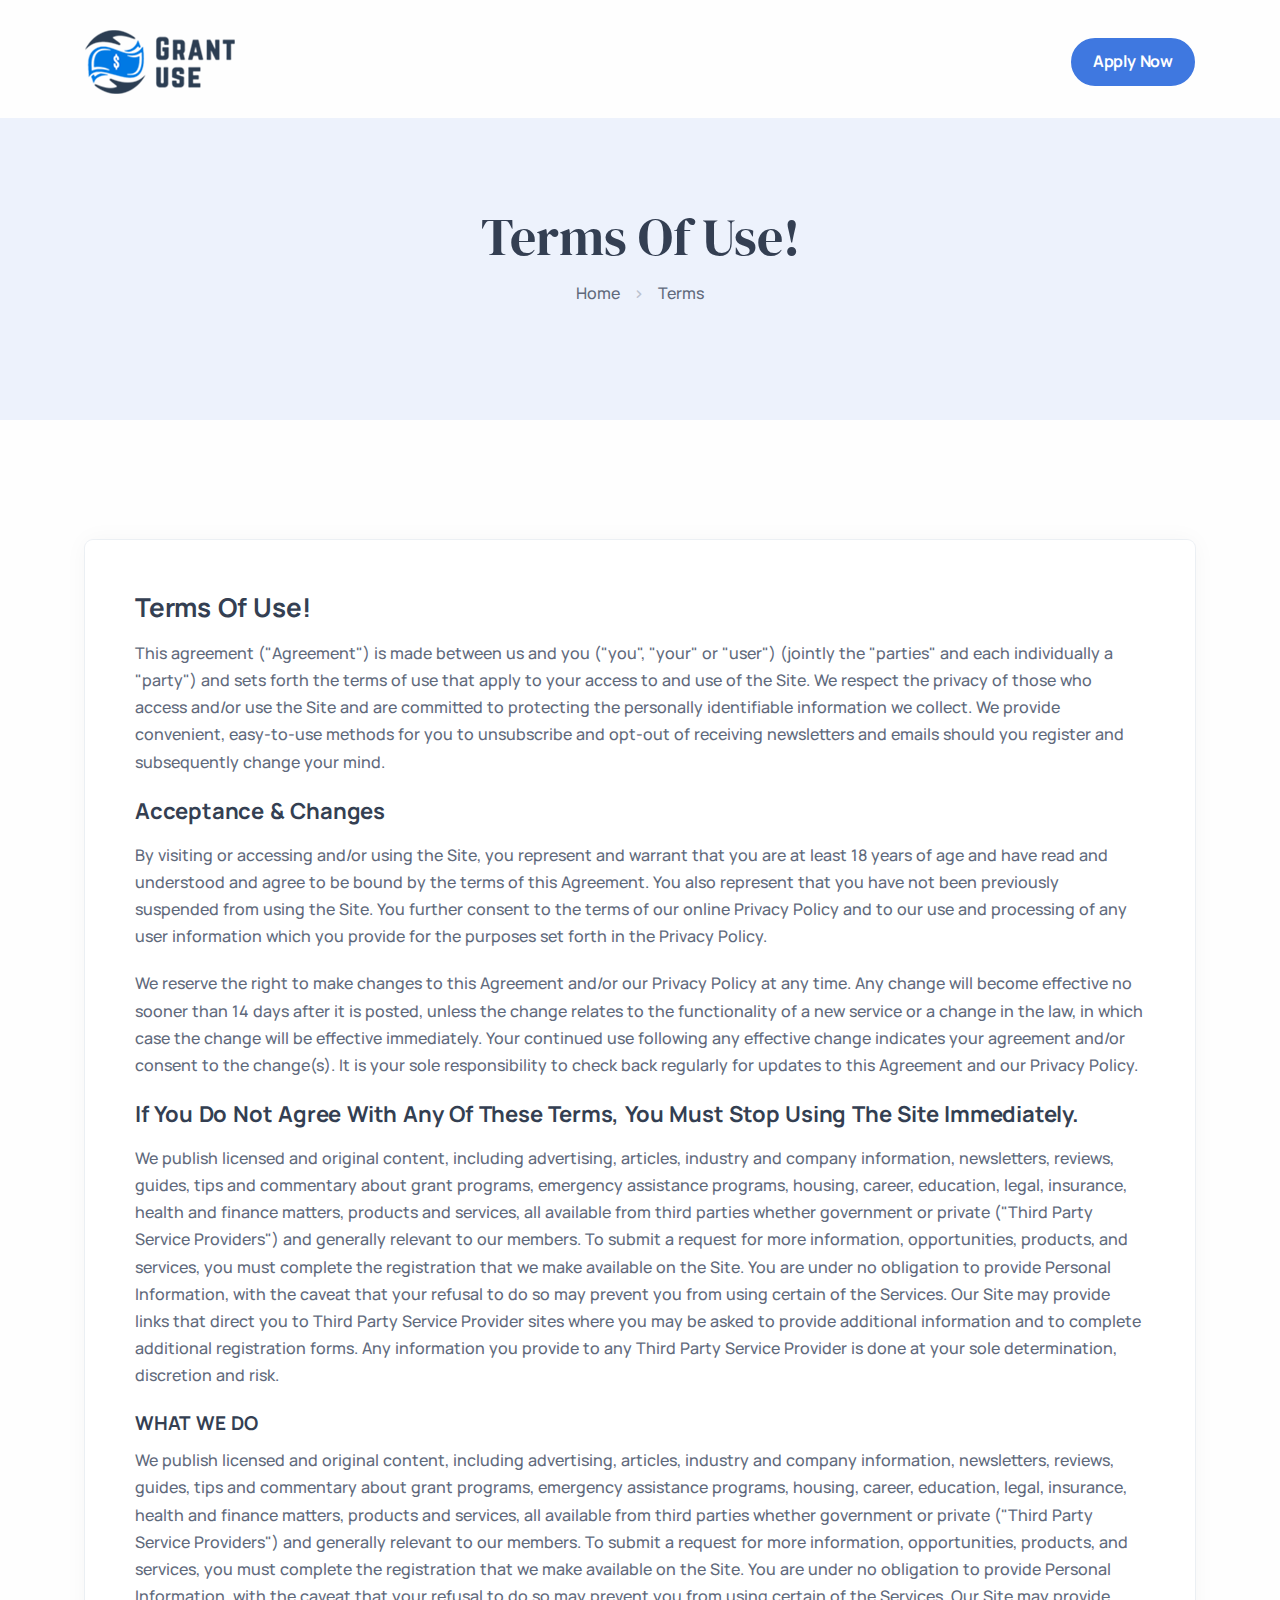
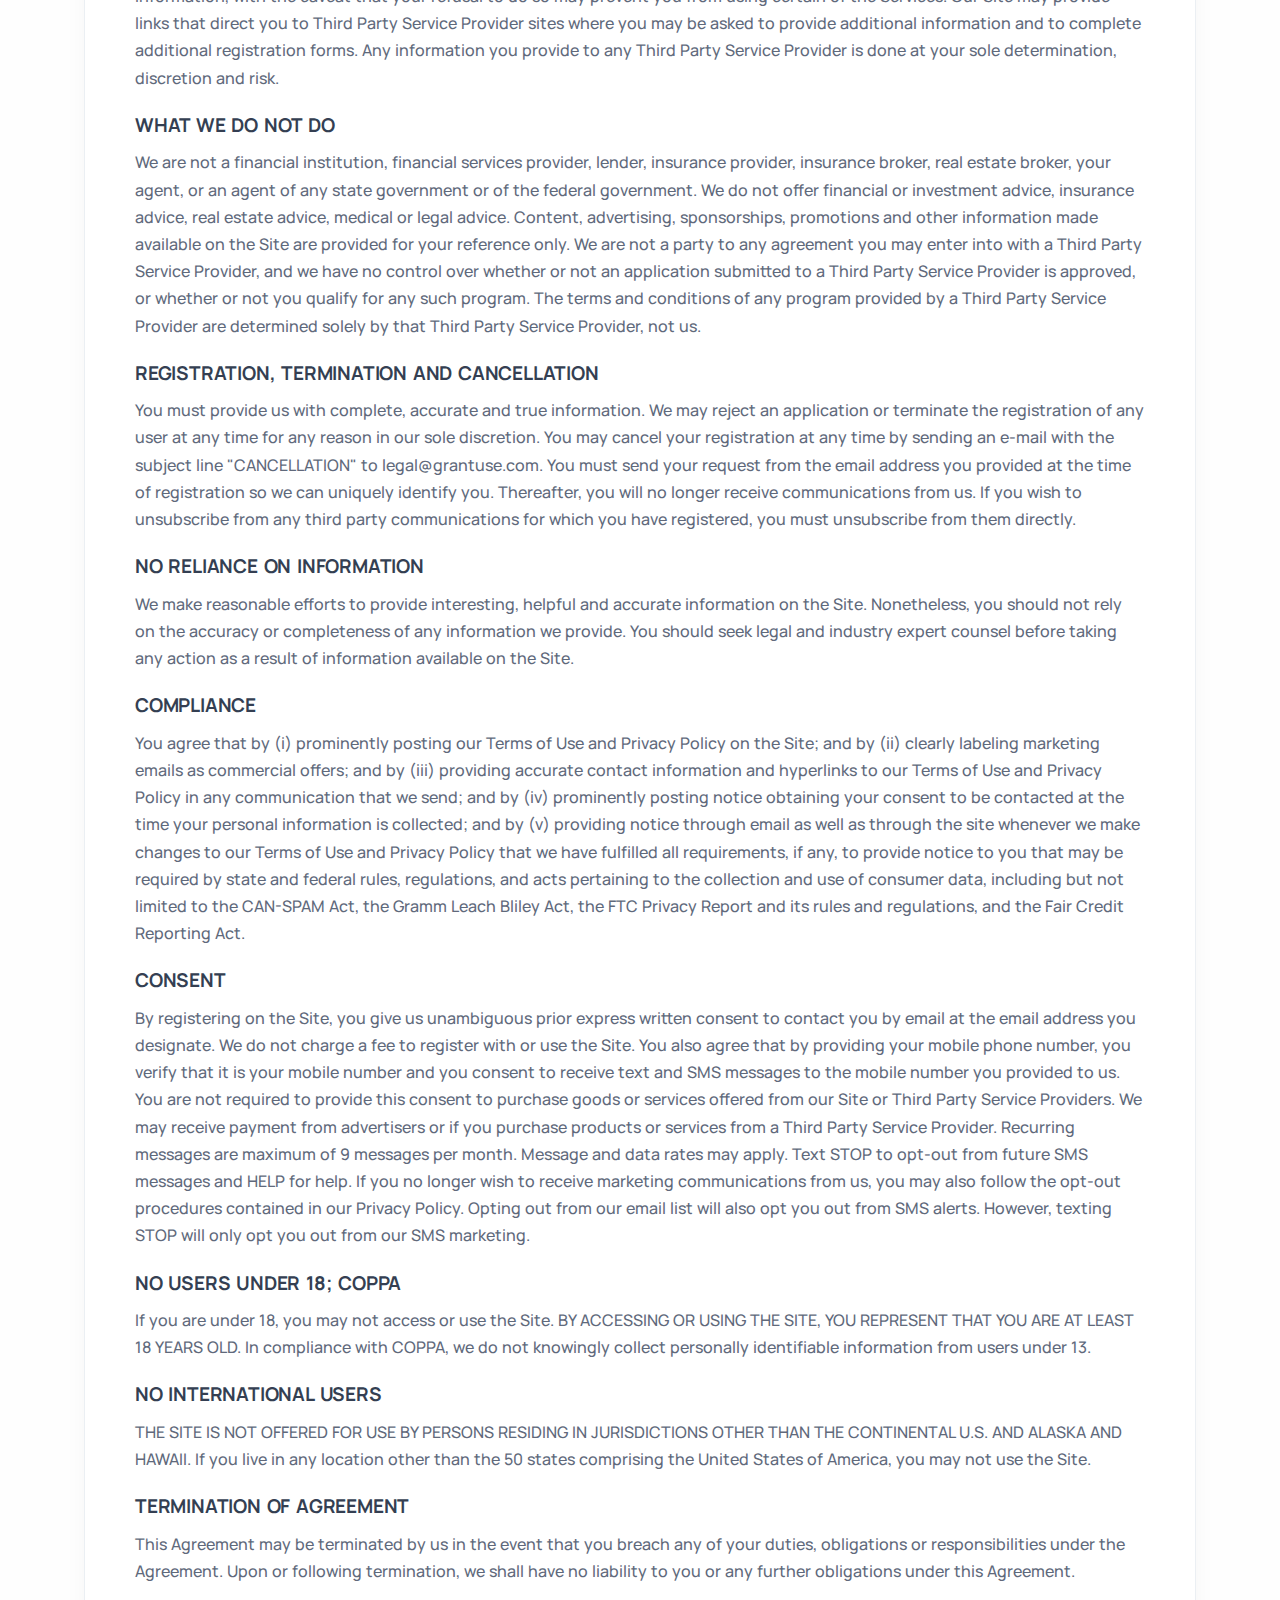
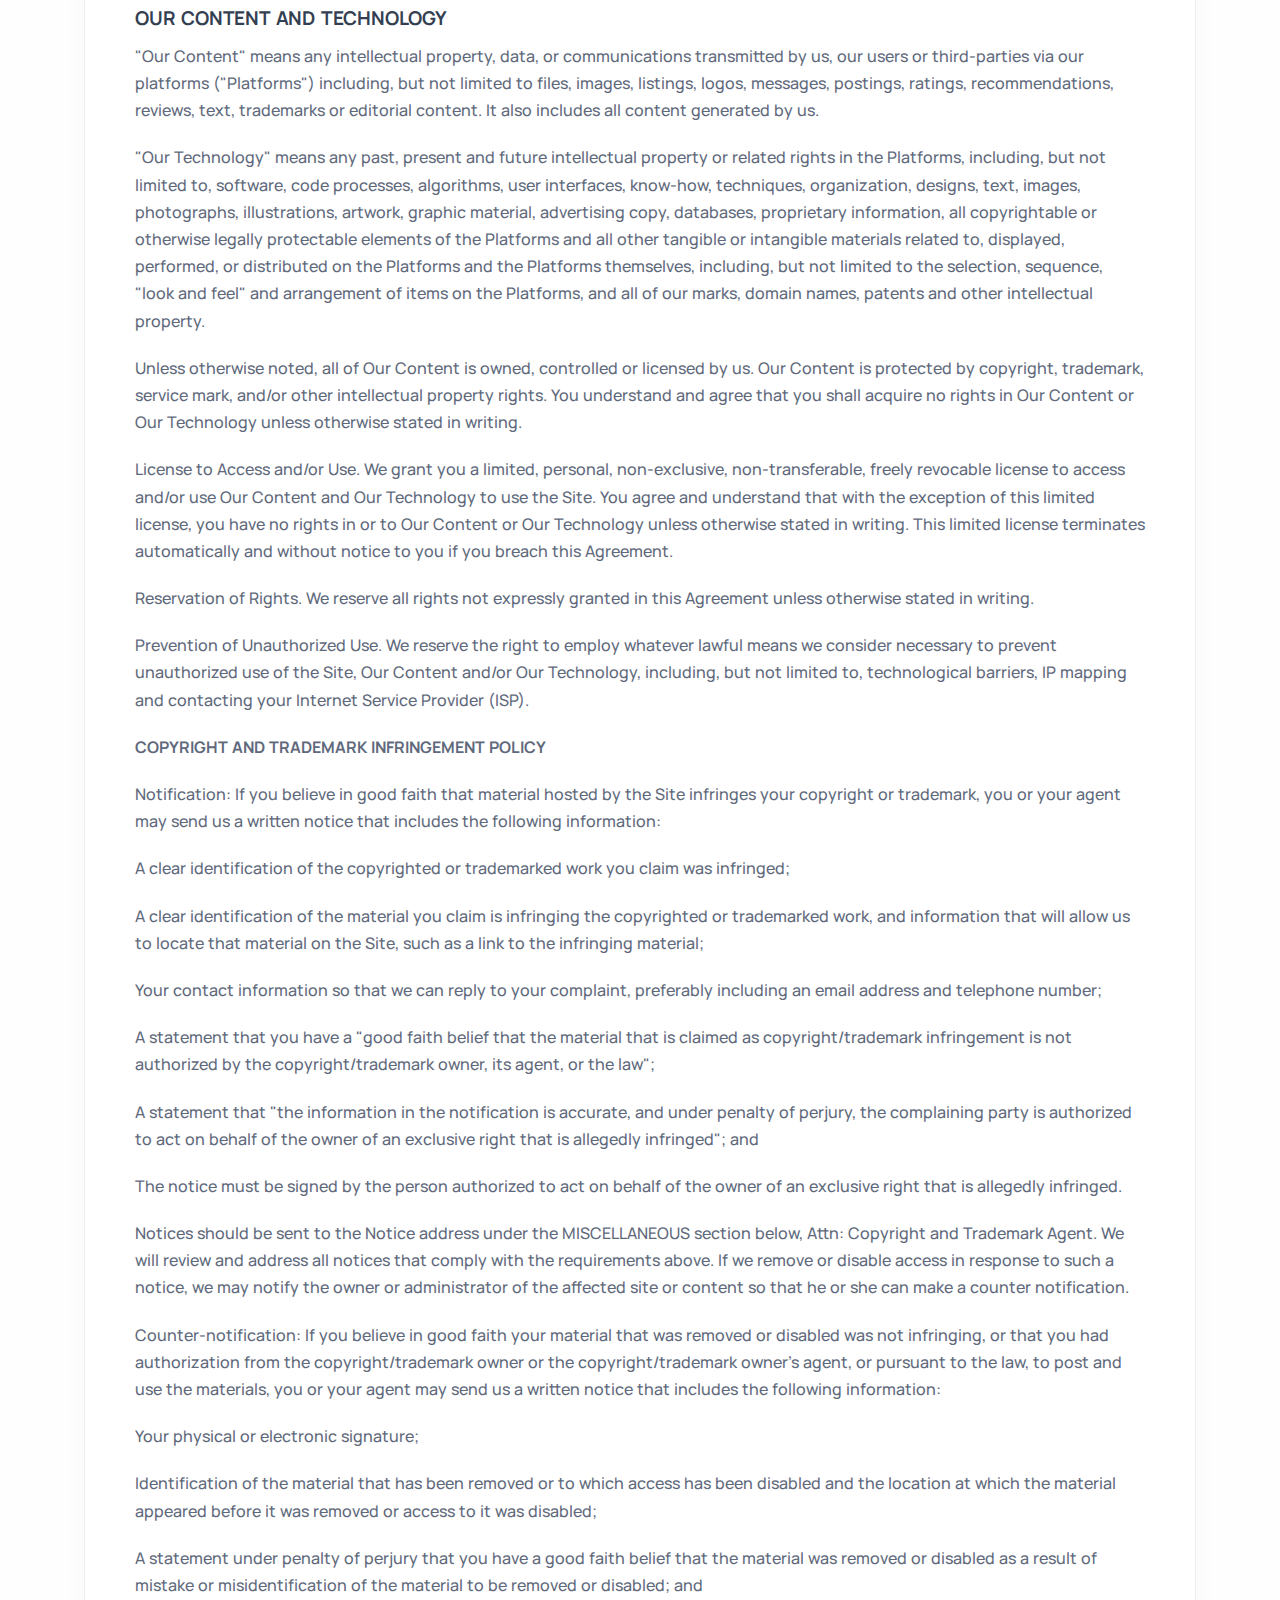
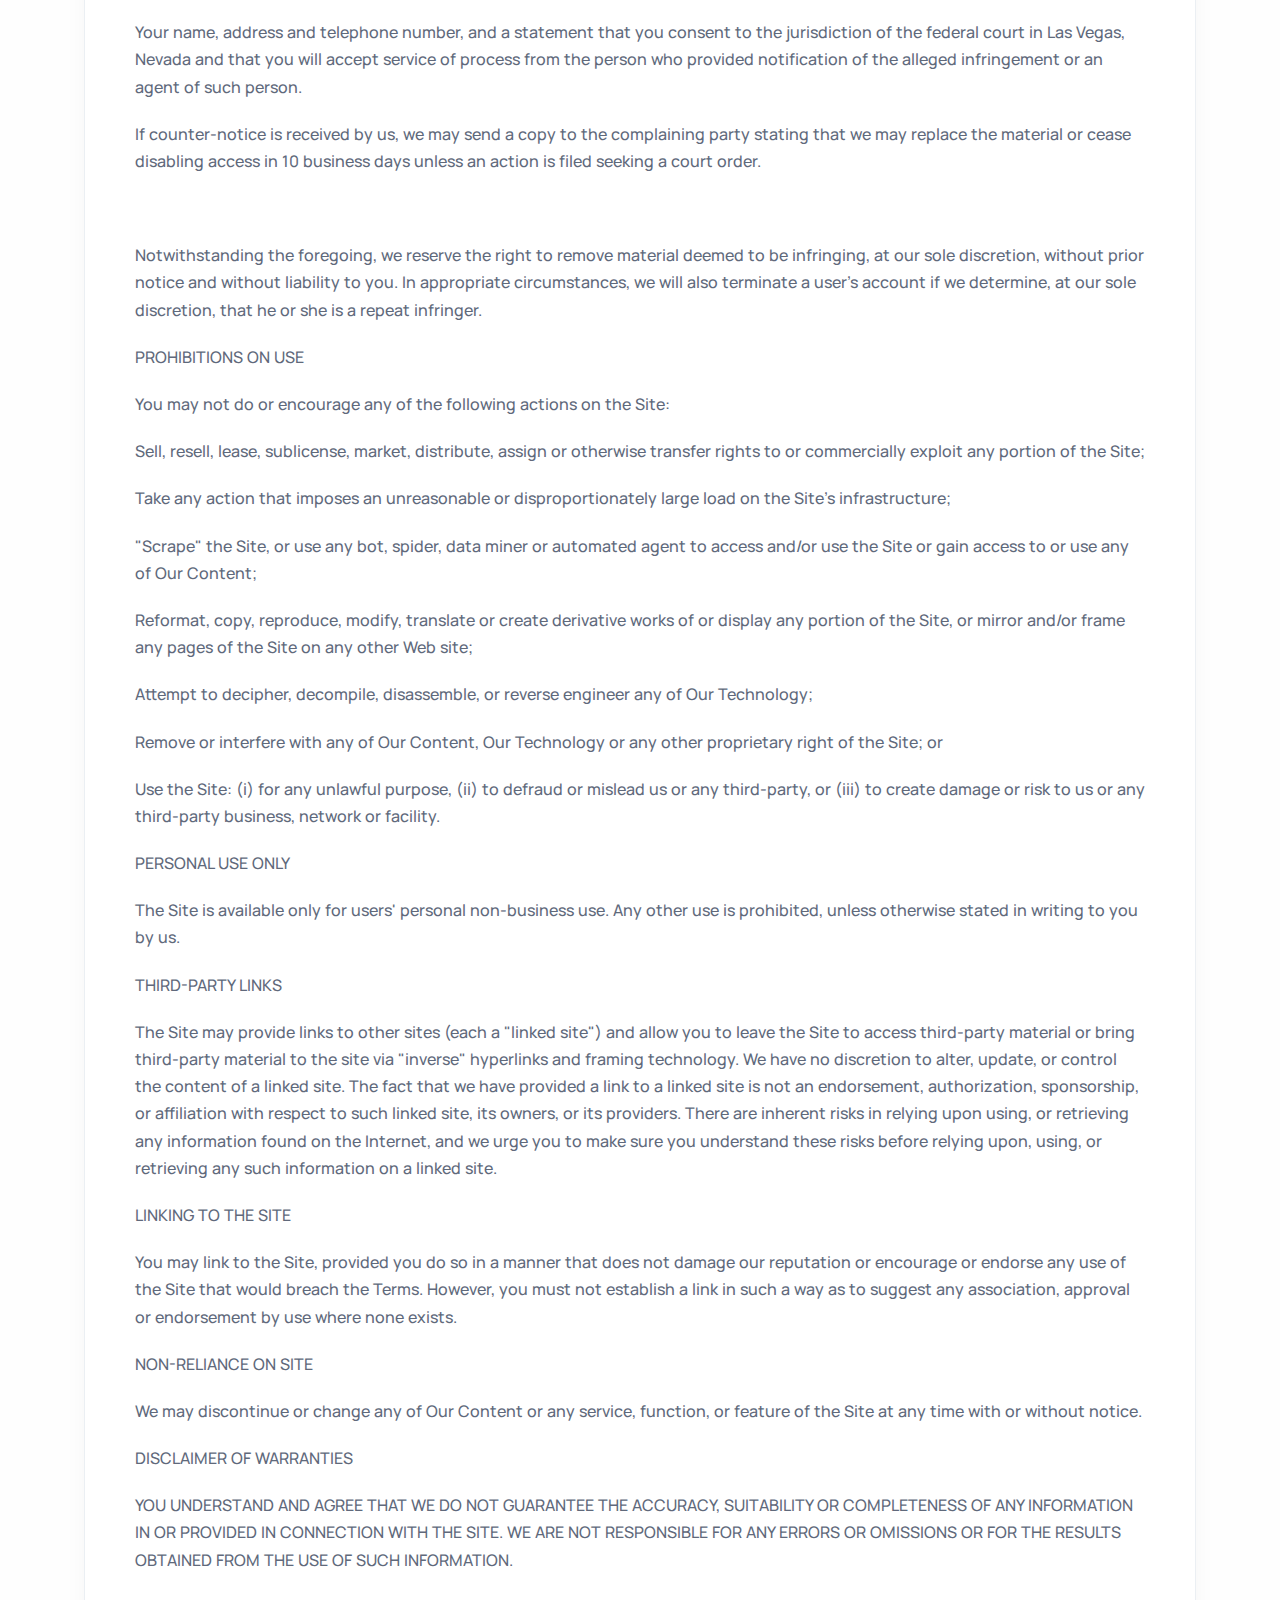
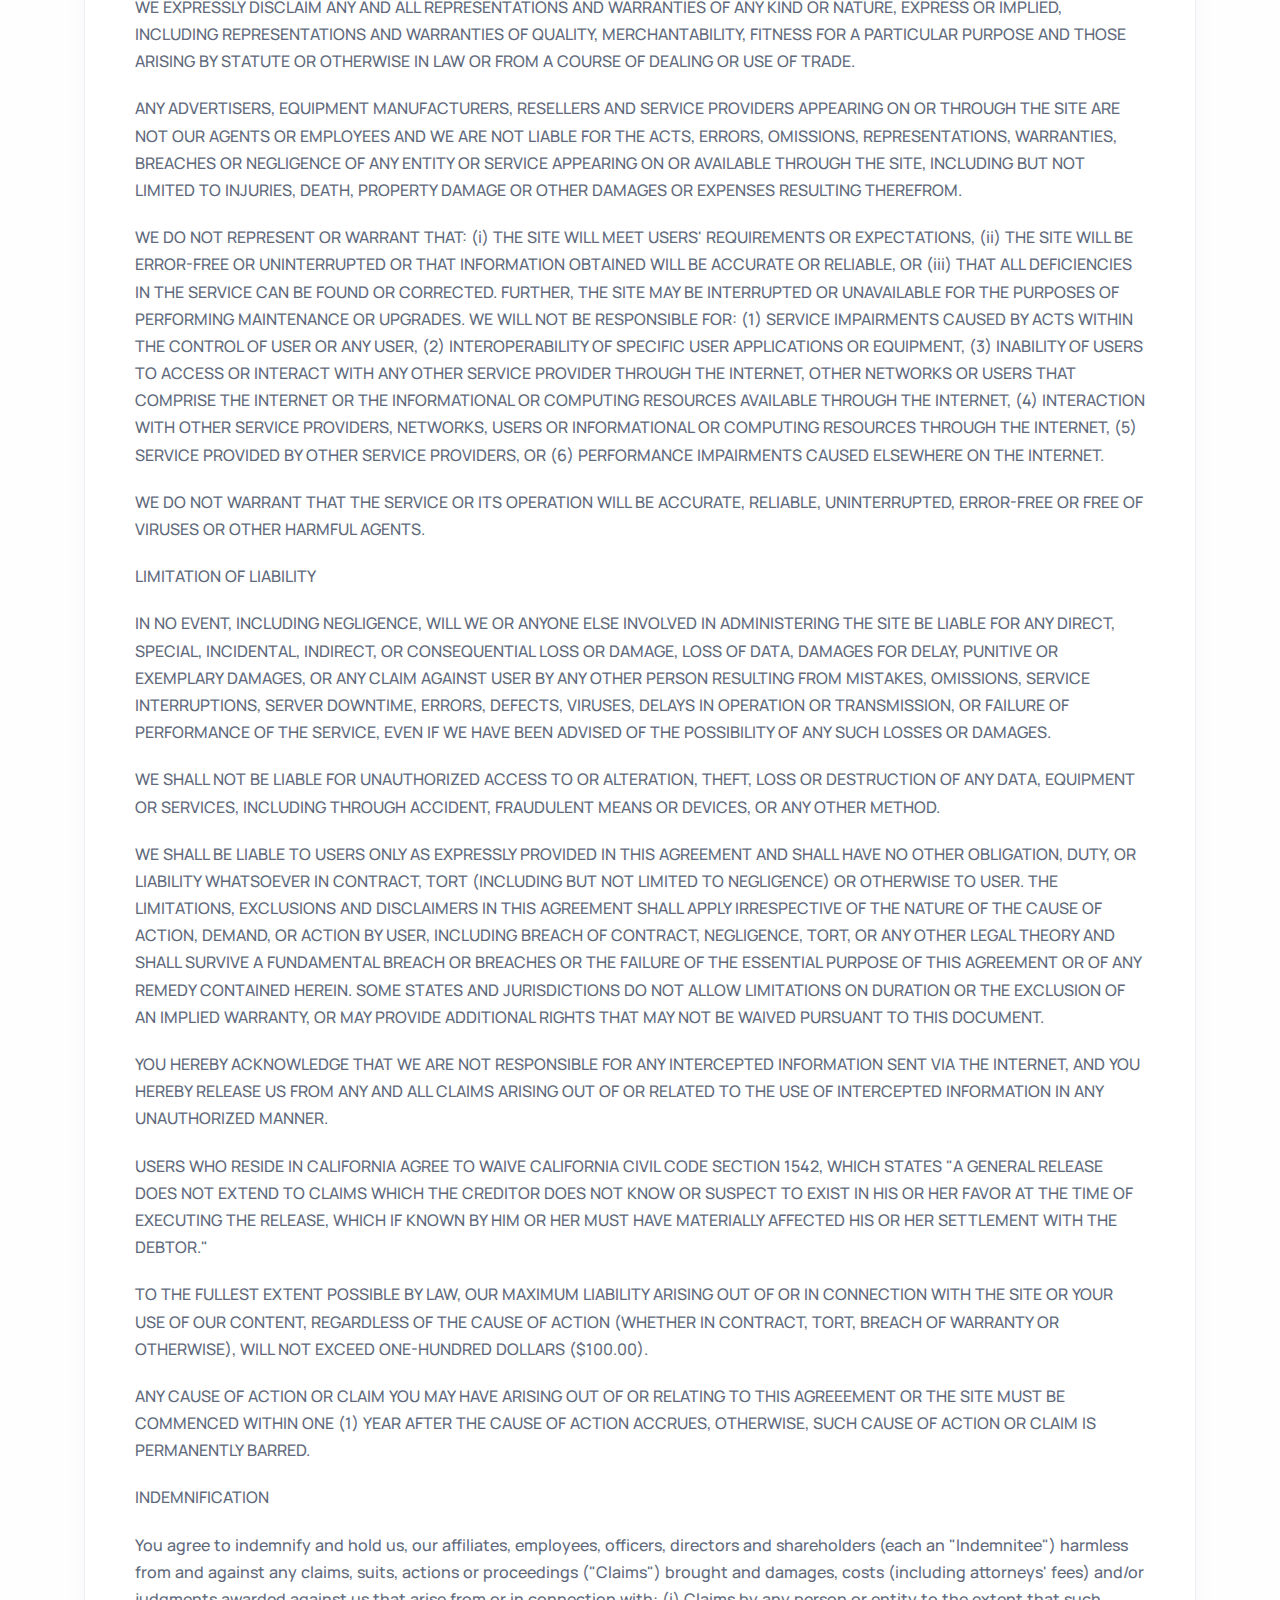
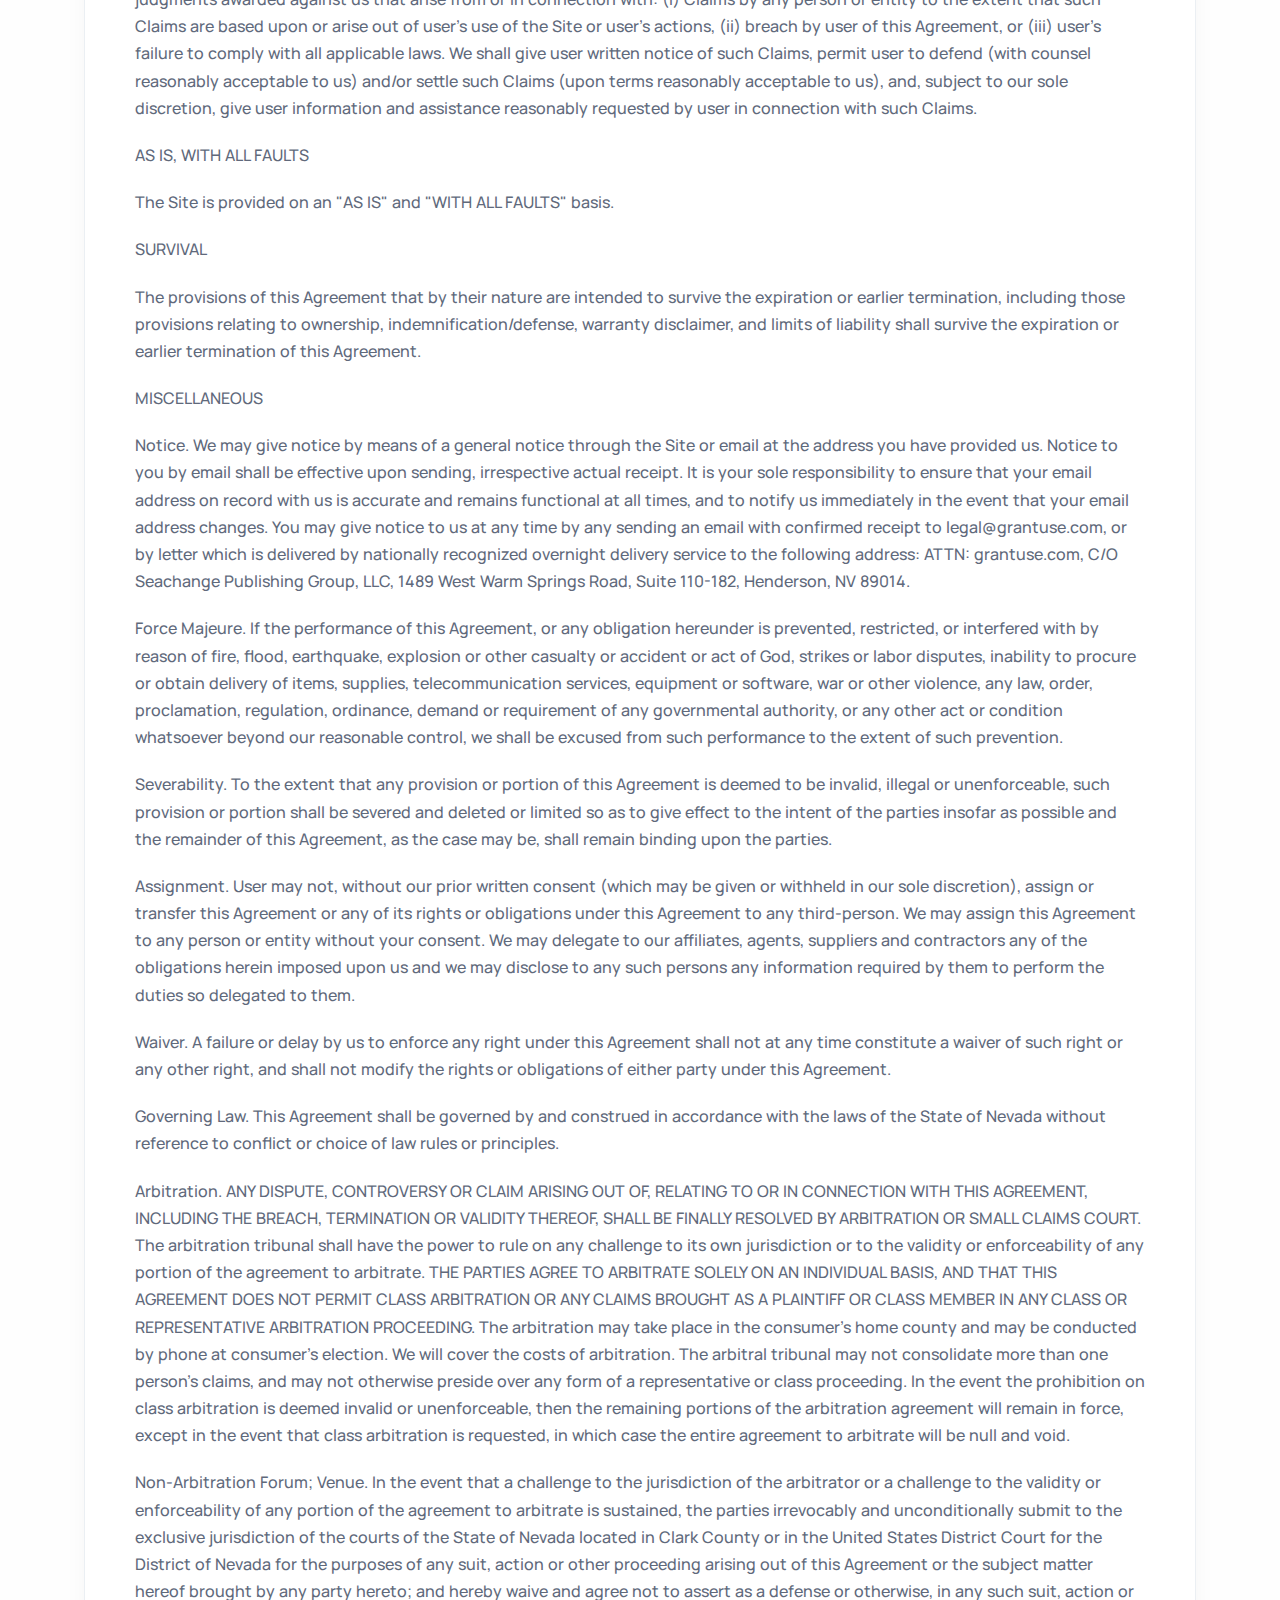
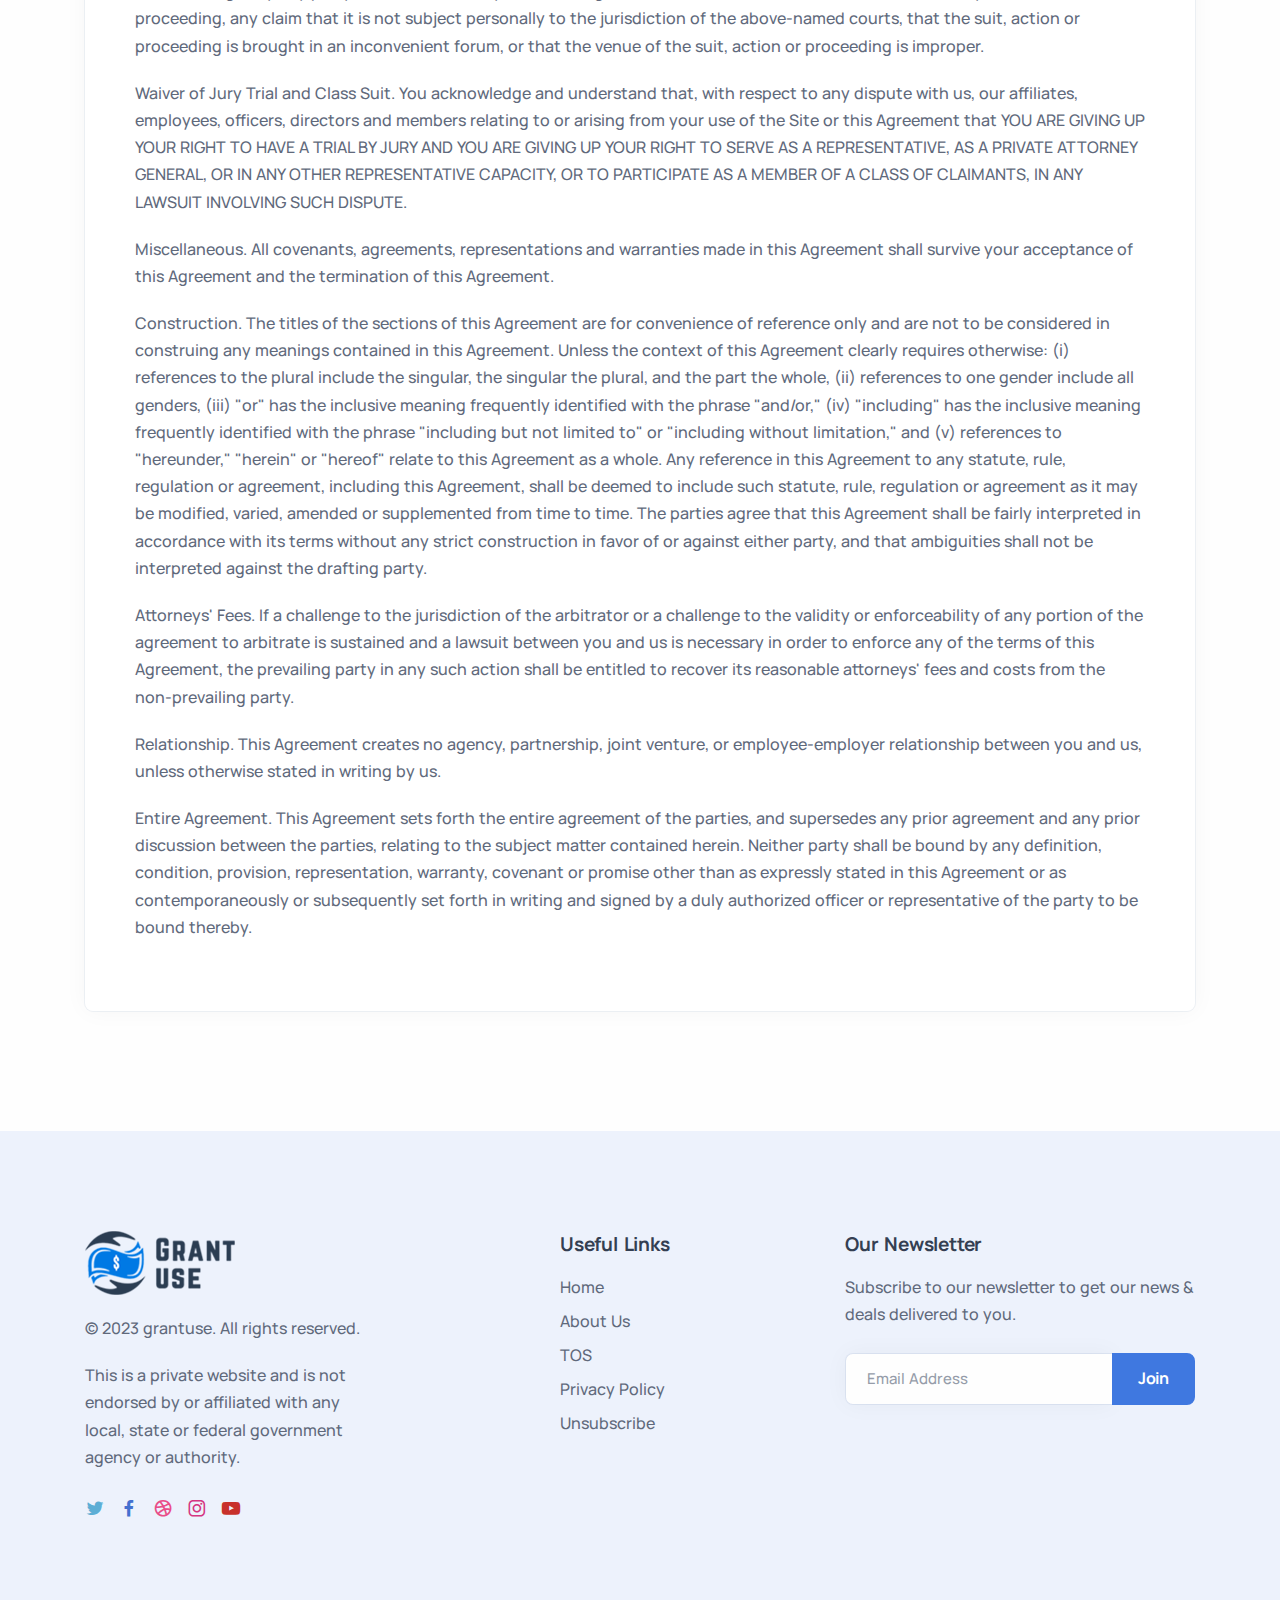
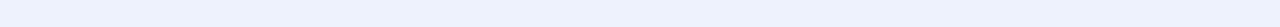
<file: terms.html>
<!DOCTYPE html>
<html lang="en">
  <head>
    <meta charset="utf-8" />
    <meta name="viewport" content="width=device-width, initial-scale=1.0" />
    <title>Grant Use</title>
    <meta
      name="description"
      content="Terms of Use: The terms and conditions listed below govern how this website may be used as well as online purchases made by users."
    />
    <meta
      name="keywords"
      content="Grant Cardone, Grant Williams, Cary Grant, and Pella Grant"
    />
    <link rel="shortcut icon" href="public/assets/img/favicon.png" />
    <link rel="stylesheet" href="public/assets/css/plugins.css" />
    <link rel="stylesheet" href="public/assets/css/style.css" />
    <link rel="stylesheet" href="public/assets/css/custom.css" />
    <link
      rel="preload"
      href="public/assets/css/fonts/dm.css"
      as="style"
      onload="this.rel='stylesheet'"
    />
  </head>
  <body>
    <div class="content-wrapper">
      <header class="wrapper bg-light">
        <nav
          class="navbar navbar-expand-lg center-nav transparent navbar-light"
        >
          <div class="container flex-lg-row flex-nowrap align-items-center">
            <div class="navbar-brand w-100">
              <a href="index.html">
                <img src="public/assets/img/logo.png" alt="" />
              </a>
            </div>
            <div
              class="navbar-collapse offcanvas offcanvas-nav offcanvas-start"
            >
              <div class="offcanvas-header d-lg-none">
                <h3 class="text-white fs-30 mb-0">Grant Use</h3>
                <button
                  type="button"
                  class="btn-close btn-close-white"
                  data-bs-dismiss="offcanvas"
                  aria-label="Close"
                ></button>
              </div>
            </div>
            <!-- /.navbar-collapse -->
            <div class="navbar-other w-100 d-flex ms-auto">
              <ul class="navbar-nav flex-row align-items-center ms-auto">
                <li class="nav-item">
                  <a href="#" class="btn btn-sm btn-primary rounded-pill"
                    >Apply Now</a
                  >
                </li>
                <li class="nav-item d-none">
                  <button class="hamburger offcanvas-nav-btn">
                    <span></span>
                  </button>
                </li>
              </ul>
              <!-- /.navbar-nav -->
            </div>
            <!-- /.navbar-other -->
          </div>
          <!-- /.container -->
        </nav>
        <!-- /.navbar -->
      </header>
      <!-- /header -->
      <section class="wrapper bg-soft-primary">
        <div class="container pt-10 pb-10 pt-md-14 pb-md-14 text-center">
          <div class="row">
            <div class="col-md-10 col-lg-8 col-xl-7 col-xxl-6 mx-auto">
              <h1 class="display-1 mb-3">Terms Of Use!</h1>
              <nav class="d-inline-block" aria-label="breadcrumb">
                <ol class="breadcrumb">
                  <li class="breadcrumb-item">
                    <a href="javascript:void(0)">Home</a>
                  </li>
                  <li class="breadcrumb-item active" aria-current="page">
                    Terms
                  </li>
                </ol>
              </nav>
              <!-- /nav -->
            </div>
            <!-- /column -->
          </div>
          <!-- /.row -->
        </div>
        <!-- /.container -->
      </section>
      <!-- /section -->
      <div class="container">
        <div class="row gx-0">
          <div class="col-12">
            <section id="terms-conditions" class="wrapper py-14 py-lg-16">
              <div class="card">
                <div class="card-body p-6 p-md-10">
                  <h2 class="mb-3">Terms Of Use!</h2>
                  <p>
                    This agreement ("Agreement") is made between us and you
                    ("you", "your" or "user") (jointly the "parties" and each
                    individually a "party") and sets forth the terms of use that
                    apply to your access to and use of the Site. We respect the
                    privacy of those who access and/or use the Site and are
                    committed to protecting the personally identifiable
                    information we collect. We provide convenient, easy-to-use
                    methods for you to unsubscribe and opt-out of receiving
                    newsletters and emails should you register and subsequently
                    change your mind.
                  </p>
                  <h3 class="mb-3">Acceptance & Changes</h3>
                  <p>
                    By visiting or accessing and/or using the Site, you
                    represent and warrant that you are at least 18 years of age
                    and have read and understood and agree to be bound by the
                    terms of this Agreement. You also represent that you have
                    not been previously suspended from using the Site. You
                    further consent to the terms of our online Privacy Policy
                    and to our use and processing of any user information which
                    you provide for the purposes set forth in the Privacy
                    Policy.
                  </p>
                  <p>
                    We reserve the right to make changes to this Agreement
                    and/or our Privacy Policy at any time. Any change will
                    become effective no sooner than 14 days after it is posted,
                    unless the change relates to the functionality of a new
                    service or a change in the law, in which case the change
                    will be effective immediately. Your continued use following
                    any effective change indicates your agreement and/or consent
                    to the change(s). It is your sole responsibility to check
                    back regularly for updates to this Agreement and our Privacy
                    Policy.
                  </p>
                  <h3 class="mb-3">
                    If You Do Not Agree With Any Of These Terms, You Must Stop
                    Using The Site Immediately.
                  </h3>
                  <p>
                    We publish licensed and original content, including
                    advertising, articles, industry and company information,
                    newsletters, reviews, guides, tips and commentary about
                    grant programs, emergency assistance programs, housing,
                    career, education, legal, insurance, health and finance
                    matters, products and services, all available from third
                    parties whether government or private ("Third Party Service
                    Providers") and generally relevant to our members. To submit
                    a request for more information, opportunities, products, and
                    services, you must complete the registration that we make
                    available on the Site. You are under no obligation to
                    provide Personal Information, with the caveat that your
                    refusal to do so may prevent you from using certain of the
                    Services. Our Site may provide links that direct you to
                    Third Party Service Provider sites where you may be asked to
                    provide additional information and to complete additional
                    registration forms. Any information you provide to any Third
                    Party Service Provider is done at your sole determination,
                    discretion and risk.
                  </p>
                  <h4>WHAT WE DO</h4>
                  <p>
                    We publish licensed and original content, including
                    advertising, articles, industry and company information,
                    newsletters, reviews, guides, tips and commentary about
                    grant programs, emergency assistance programs, housing,
                    career, education, legal, insurance, health and finance
                    matters, products and services, all available from third
                    parties whether government or private ("Third Party Service
                    Providers") and generally relevant to our members. To submit
                    a request for more information, opportunities, products, and
                    services, you must complete the registration that we make
                    available on the Site. You are under no obligation to
                    provide Personal Information, with the caveat that your
                    refusal to do so may prevent you from using certain of the
                    Services. Our Site may provide links that direct you to
                    Third Party Service Provider sites where you may be asked to
                    provide additional information and to complete additional
                    registration forms. Any information you provide to any Third
                    Party Service Provider is done at your sole determination,
                    discretion and risk.
                  </p>
                  <h4>WHAT WE DO NOT DO</h4>
                  <p>
                    We are not a financial institution, financial services
                    provider, lender, insurance provider, insurance broker, real
                    estate broker, your agent, or an agent of any state
                    government or of the federal government. We do not offer
                    financial or investment advice, insurance advice, real
                    estate advice, medical or legal advice. Content,
                    advertising, sponsorships, promotions and other information
                    made available on the Site are provided for your reference
                    only. We are not a party to any agreement you may enter into
                    with a Third Party Service Provider, and we have no control
                    over whether or not an application submitted to a Third
                    Party Service Provider is approved, or whether or not you
                    qualify for any such program. The terms and conditions of
                    any program provided by a Third Party Service Provider are
                    determined solely by that Third Party Service Provider, not
                    us.
                  </p>
                  <h4>REGISTRATION, TERMINATION AND CANCELLATION</h4>
                  <p>
                    You must provide us with complete, accurate and true
                    information. We may reject an application or terminate the
                    registration of any user at any time for any reason in our
                    sole discretion. You may cancel your registration at any
                    time by sending an e-mail with the subject line
                    "CANCELLATION" to legal@grantuse.com. You must send your
                    request from the email address you provided at the time of
                    registration so we can uniquely identify you. Thereafter,
                    you will no longer receive communications from us. If you
                    wish to unsubscribe from any third party communications for
                    which you have registered, you must unsubscribe from them
                    directly.
                  </p>
                  <h4>NO RELIANCE ON INFORMATION</h4>
                  <p>
                    We make reasonable efforts to provide interesting, helpful
                    and accurate information on the Site. Nonetheless, you
                    should not rely on the accuracy or completeness of any
                    information we provide. You should seek legal and industry
                    expert counsel before taking any action as a result of
                    information available on the Site.
                  </p>
                  <h4>COMPLIANCE</h4>
                  <p>
                    You agree that by (i) prominently posting our Terms of Use
                    and Privacy Policy on the Site; and by (ii) clearly labeling
                    marketing emails as commercial offers; and by (iii)
                    providing accurate contact information and hyperlinks to our
                    Terms of Use and Privacy Policy in any communication that we
                    send; and by (iv) prominently posting notice obtaining your
                    consent to be contacted at the time your personal
                    information is collected; and by (v) providing notice
                    through email as well as through the site whenever we make
                    changes to our Terms of Use and Privacy Policy that we have
                    fulfilled all requirements, if any, to provide notice to you
                    that may be required by state and federal rules,
                    regulations, and acts pertaining to the collection and use
                    of consumer data, including but not limited to the CAN-SPAM
                    Act, the Gramm Leach Bliley Act, the FTC Privacy Report and
                    its rules and regulations, and the Fair Credit Reporting
                    Act.
                  </p>
                  <h4>CONSENT</h4>
                  <p>
                    By registering on the Site, you give us unambiguous prior
                    express written consent to contact you by email at the email
                    address you designate. We do not charge a fee to register
                    with or use the Site. You also agree that by providing your
                    mobile phone number, you verify that it is your mobile
                    number and you consent to receive text and SMS messages to
                    the mobile number you provided to us. You are not required
                    to provide this consent to purchase goods or services
                    offered from our Site or Third Party Service Providers. We
                    may receive payment from advertisers or if you purchase
                    products or services from a Third Party Service Provider.
                    Recurring messages are maximum of 9 messages per month.
                    Message and data rates may apply. Text STOP to opt-out from
                    future SMS messages and HELP for help. If you no longer wish
                    to receive marketing communications from us, you may also
                    follow the opt-out procedures contained in our Privacy
                    Policy. Opting out from our email list will also opt you out
                    from SMS alerts. However, texting STOP will only opt you out
                    from our SMS marketing.
                  </p>
                  <h4>NO USERS UNDER 18; COPPA</h4>
                  <p>
                    If you are under 18, you may not access or use the Site. BY
                    ACCESSING OR USING THE SITE, YOU REPRESENT THAT YOU ARE AT
                    LEAST 18 YEARS OLD. In compliance with COPPA, we do not
                    knowingly collect personally identifiable information from
                    users under 13.
                  </p>
                  <h4>NO INTERNATIONAL USERS</h4>
                  <p>
                    THE SITE IS NOT OFFERED FOR USE BY PERSONS RESIDING IN
                    JURISDICTIONS OTHER THAN THE CONTINENTAL U.S. AND ALASKA AND
                    HAWAII. If you live in any location other than the 50 states
                    comprising the United States of America, you may not use the
                    Site.
                  </p>
                  <h4>TERMINATION OF AGREEMENT</h4>
                  <p>
                    This Agreement may be terminated by us in the event that you
                    breach any of your duties, obligations or responsibilities
                    under the Agreement. Upon or following termination, we shall
                    have no liability to you or any further obligations under
                    this Agreement.
                  </p>
                  <h4>OUR CONTENT AND TECHNOLOGY</h4>
                  <p>
                    "Our Content" means any intellectual property, data, or
                    communications transmitted by us, our users or third-parties
                    via our platforms ("Platforms") including, but not limited
                    to files, images, listings, logos, messages, postings,
                    ratings, recommendations, reviews, text, trademarks or
                    editorial content. It also includes all content generated by
                    us.
                  </p>
                  <p>
                    "Our Technology" means any past, present and future
                    intellectual property or related rights in the Platforms,
                    including, but not limited to, software, code processes,
                    algorithms, user interfaces, know-how, techniques,
                    organization, designs, text, images, photographs,
                    illustrations, artwork, graphic material, advertising copy,
                    databases, proprietary information, all copyrightable or
                    otherwise legally protectable elements of the Platforms and
                    all other tangible or intangible materials related to,
                    displayed, performed, or distributed on the Platforms and
                    the Platforms themselves, including, but not limited to the
                    selection, sequence, "look and feel" and arrangement of
                    items on the Platforms, and all of our marks, domain names,
                    patents and other intellectual property.
                  </p>
                  <p>
                    Unless otherwise noted, all of Our Content is owned,
                    controlled or licensed by us. Our Content is protected by
                    copyright, trademark, service mark, and/or other
                    intellectual property rights. You understand and agree that
                    you shall acquire no rights in Our Content or Our Technology
                    unless otherwise stated in writing.
                  </p>
                  <p>
                    License to Access and/or Use. We grant you a limited,
                    personal, non-exclusive, non-transferable, freely revocable
                    license to access and/or use Our Content and Our Technology
                    to use the Site. You agree and understand that with the
                    exception of this limited license, you have no rights in or
                    to Our Content or Our Technology unless otherwise stated in
                    writing. This limited license terminates automatically and
                    without notice to you if you breach this Agreement.
                  </p>
                  <p>
                    Reservation of Rights. We reserve all rights not expressly
                    granted in this Agreement unless otherwise stated in
                    writing.
                  </p>
                  <p>
                    Prevention of Unauthorized Use. We reserve the right to
                    employ whatever lawful means we consider necessary to
                    prevent unauthorized use of the Site, Our Content and/or Our
                    Technology, including, but not limited to, technological
                    barriers, IP mapping and contacting your Internet Service
                    Provider (ISP).
                  </p>
                  <p>
                    <strong>COPYRIGHT AND TRADEMARK INFRINGEMENT POLICY</strong>
                  </p>
                  <p>
                    Notification: If you believe in good faith that material
                    hosted by the Site infringes your copyright or trademark,
                    you or your agent may send us a written notice that includes
                    the following information:
                  </p>
                  <p>
                    A clear identification of the copyrighted or trademarked
                    work you claim was infringed;
                  </p>
                  <p>
                    A clear identification of the material you claim is
                    infringing the copyrighted or trademarked work, and
                    information that will allow us to locate that material on
                    the Site, such as a link to the infringing material;
                  </p>
                  <p>
                    Your contact information so that we can reply to your
                    complaint, preferably including an email address and
                    telephone number;
                  </p>
                  <p>
                    A statement that you have a "good faith belief that the
                    material that is claimed as copyright/trademark infringement
                    is not authorized by the copyright/trademark owner, its
                    agent, or the law";
                  </p>
                  <p>
                    A statement that "the information in the notification is
                    accurate, and under penalty of perjury, the complaining
                    party is authorized to act on behalf of the owner of an
                    exclusive right that is allegedly infringed"; and
                  </p>
                  <p>
                    The notice must be signed by the person authorized to act on
                    behalf of the owner of an exclusive right that is allegedly
                    infringed.
                  </p>
                  <p>
                    Notices should be sent to the Notice address under the
                    MISCELLANEOUS section below, Attn: Copyright and Trademark
                    Agent. We will review and address all notices that comply
                    with the requirements above. If we remove or disable access
                    in response to such a notice, we may notify the owner or
                    administrator of the affected site or content so that he or
                    she can make a counter notification.
                  </p>
                  <p>
                    Counter-notification: If you believe in good faith your
                    material that was removed or disabled was not infringing, or
                    that you had authorization from the copyright/trademark
                    owner or the copyright/trademark owner's agent, or pursuant
                    to the law, to post and use the materials, you or your agent
                    may send us a written notice that includes the following
                    information:
                  </p>
                  <p>Your physical or electronic signature;</p>
                  <p>
                    Identification of the material that has been removed or to
                    which access has been disabled and the location at which the
                    material appeared before it was removed or access to it was
                    disabled;
                  </p>
                  <p>
                    A statement under penalty of perjury that you have a good
                    faith belief that the material was removed or disabled as a
                    result of mistake or misidentification of the material to be
                    removed or disabled; and
                  </p>
                  <p>
                    Your name, address and telephone number, and a statement
                    that you consent to the jurisdiction of the federal court in
                    Las Vegas, Nevada and that you will accept service of
                    process from the person who provided notification of the
                    alleged infringement or an agent of such person.
                  </p>
                  <p>
                    If counter-notice is received by us, we may send a copy to
                    the complaining party stating that we may replace the
                    material or cease disabling access in 10 business days
                    unless an action is filed seeking a court order.
                  </p>
                  <p><br /></p>
                  <p>
                    Notwithstanding the foregoing, we reserve the right to
                    remove material deemed to be infringing, at our sole
                    discretion, without prior notice and without liability to
                    you. In appropriate circumstances, we will also terminate a
                    user's account if we determine, at our sole discretion, that
                    he or she is a repeat infringer.
                  </p>
                  <p>PROHIBITIONS ON USE</p>
                  <p>
                    You may not do or encourage any of the following actions on
                    the Site:
                  </p>
                  <p>
                    Sell, resell, lease, sublicense, market, distribute, assign
                    or otherwise transfer rights to or commercially exploit any
                    portion of the Site;
                  </p>
                  <p>
                    Take any action that imposes an unreasonable or
                    disproportionately large load on the Site's infrastructure;
                  </p>
                  <p>
                    "Scrape" the Site, or use any bot, spider, data miner or
                    automated agent to access and/or use the Site or gain access
                    to or use any of Our Content;
                  </p>
                  <p>
                    Reformat, copy, reproduce, modify, translate or create
                    derivative works of or display any portion of the Site, or
                    mirror and/or frame any pages of the Site on any other Web
                    site;
                  </p>
                  <p>
                    Attempt to decipher, decompile, disassemble, or reverse
                    engineer any of Our Technology;
                  </p>
                  <p>
                    Remove or interfere with any of Our Content, Our Technology
                    or any other proprietary right of the Site; or
                  </p>
                  <p>
                    Use the Site: (i) for any unlawful purpose, (ii) to defraud
                    or mislead us or any third-party, or (iii) to create damage
                    or risk to us or any third-party business, network or
                    facility.
                  </p>
                  <p>PERSONAL USE ONLY</p>
                  <p>
                    The Site is available only for users' personal non-business
                    use. Any other use is prohibited, unless otherwise stated in
                    writing to you by us.
                  </p>
                  <p>THIRD-PARTY LINKS</p>
                  <p>
                    The Site may provide links to other sites (each a "linked
                    site") and allow you to leave the Site to access third-party
                    material or bring third-party material to the site via
                    "inverse" hyperlinks and framing technology. We have no
                    discretion to alter, update, or control the content of a
                    linked site. The fact that we have provided a link to a
                    linked site is not an endorsement, authorization,
                    sponsorship, or affiliation with respect to such linked
                    site, its owners, or its providers. There are inherent risks
                    in relying upon using, or retrieving any information found
                    on the Internet, and we urge you to make sure you understand
                    these risks before relying upon, using, or retrieving any
                    such information on a linked site.
                  </p>
                  <p>LINKING TO THE SITE</p>
                  <p>
                    You may link to the Site, provided you do so in a manner
                    that does not damage our reputation or encourage or endorse
                    any use of the Site that would breach the Terms. However,
                    you must not establish a link in such a way as to suggest
                    any association, approval or endorsement by use where none
                    exists.
                  </p>
                  <p>NON-RELIANCE ON SITE</p>
                  <p>
                    We may discontinue or change any of Our Content or any
                    service, function, or feature of the Site at any time with
                    or without notice.
                  </p>
                  <p>DISCLAIMER OF WARRANTIES</p>
                  <p>
                    YOU UNDERSTAND AND AGREE THAT WE DO NOT GUARANTEE THE
                    ACCURACY, SUITABILITY OR COMPLETENESS OF ANY INFORMATION IN
                    OR PROVIDED IN CONNECTION WITH THE SITE. WE ARE NOT
                    RESPONSIBLE FOR ANY ERRORS OR OMISSIONS OR FOR THE RESULTS
                    OBTAINED FROM THE USE OF SUCH INFORMATION.
                  </p>
                  <p>
                    WE EXPRESSLY DISCLAIM ANY AND ALL REPRESENTATIONS AND
                    WARRANTIES OF ANY KIND OR NATURE, EXPRESS OR IMPLIED,
                    INCLUDING REPRESENTATIONS AND WARRANTIES OF QUALITY,
                    MERCHANTABILITY, FITNESS FOR A PARTICULAR PURPOSE AND THOSE
                    ARISING BY STATUTE OR OTHERWISE IN LAW OR FROM A COURSE OF
                    DEALING OR USE OF TRADE.
                  </p>
                  <p>
                    ANY ADVERTISERS, EQUIPMENT MANUFACTURERS, RESELLERS AND
                    SERVICE PROVIDERS APPEARING ON OR THROUGH THE SITE ARE NOT
                    OUR AGENTS OR EMPLOYEES AND WE ARE NOT LIABLE FOR THE ACTS,
                    ERRORS, OMISSIONS, REPRESENTATIONS, WARRANTIES, BREACHES OR
                    NEGLIGENCE OF ANY ENTITY OR SERVICE APPEARING ON OR
                    AVAILABLE THROUGH THE SITE, INCLUDING BUT NOT LIMITED TO
                    INJURIES, DEATH, PROPERTY DAMAGE OR OTHER DAMAGES OR
                    EXPENSES RESULTING THEREFROM.
                  </p>
                  <p>
                    WE DO NOT REPRESENT OR WARRANT THAT: (i) THE SITE WILL MEET
                    USERS' REQUIREMENTS OR EXPECTATIONS, (ii) THE SITE WILL BE
                    ERROR-FREE OR UNINTERRUPTED OR THAT INFORMATION OBTAINED
                    WILL BE ACCURATE OR RELIABLE, OR (iii) THAT ALL DEFICIENCIES
                    IN THE SERVICE CAN BE FOUND OR CORRECTED. FURTHER, THE SITE
                    MAY BE INTERRUPTED OR UNAVAILABLE FOR THE PURPOSES OF
                    PERFORMING MAINTENANCE OR UPGRADES. WE WILL NOT BE
                    RESPONSIBLE FOR: (1) SERVICE IMPAIRMENTS CAUSED BY ACTS
                    WITHIN THE CONTROL OF USER OR ANY USER, (2) INTEROPERABILITY
                    OF SPECIFIC USER APPLICATIONS OR EQUIPMENT, (3) INABILITY OF
                    USERS TO ACCESS OR INTERACT WITH ANY OTHER SERVICE PROVIDER
                    THROUGH THE INTERNET, OTHER NETWORKS OR USERS THAT COMPRISE
                    THE INTERNET OR THE INFORMATIONAL OR COMPUTING RESOURCES
                    AVAILABLE THROUGH THE INTERNET, (4) INTERACTION WITH OTHER
                    SERVICE PROVIDERS, NETWORKS, USERS OR INFORMATIONAL OR
                    COMPUTING RESOURCES THROUGH THE INTERNET, (5) SERVICE
                    PROVIDED BY OTHER SERVICE PROVIDERS, OR (6) PERFORMANCE
                    IMPAIRMENTS CAUSED ELSEWHERE ON THE INTERNET.
                  </p>
                  <p>
                    WE DO NOT WARRANT THAT THE SERVICE OR ITS OPERATION WILL BE
                    ACCURATE, RELIABLE, UNINTERRUPTED, ERROR-FREE OR FREE OF
                    VIRUSES OR OTHER HARMFUL AGENTS.
                  </p>
                  <p>LIMITATION OF LIABILITY</p>
                  <p>
                    IN NO EVENT, INCLUDING NEGLIGENCE, WILL WE OR ANYONE ELSE
                    INVOLVED IN ADMINISTERING THE SITE BE LIABLE FOR ANY DIRECT,
                    SPECIAL, INCIDENTAL, INDIRECT, OR CONSEQUENTIAL LOSS OR
                    DAMAGE, LOSS OF DATA, DAMAGES FOR DELAY, PUNITIVE OR
                    EXEMPLARY DAMAGES, OR ANY CLAIM AGAINST USER BY ANY OTHER
                    PERSON RESULTING FROM MISTAKES, OMISSIONS, SERVICE
                    INTERRUPTIONS, SERVER DOWNTIME, ERRORS, DEFECTS, VIRUSES,
                    DELAYS IN OPERATION OR TRANSMISSION, OR FAILURE OF
                    PERFORMANCE OF THE SERVICE, EVEN IF WE HAVE BEEN ADVISED OF
                    THE POSSIBILITY OF ANY SUCH LOSSES OR DAMAGES.
                  </p>
                  <p>
                    WE SHALL NOT BE LIABLE FOR UNAUTHORIZED ACCESS TO OR
                    ALTERATION, THEFT, LOSS OR DESTRUCTION OF ANY DATA,
                    EQUIPMENT OR SERVICES, INCLUDING THROUGH ACCIDENT,
                    FRAUDULENT MEANS OR DEVICES, OR ANY OTHER METHOD.
                  </p>
                  <p>
                    WE SHALL BE LIABLE TO USERS ONLY AS EXPRESSLY PROVIDED IN
                    THIS AGREEMENT AND SHALL HAVE NO OTHER OBLIGATION, DUTY, OR
                    LIABILITY WHATSOEVER IN CONTRACT, TORT (INCLUDING BUT NOT
                    LIMITED TO NEGLIGENCE) OR OTHERWISE TO USER. THE
                    LIMITATIONS, EXCLUSIONS AND DISCLAIMERS IN THIS AGREEMENT
                    SHALL APPLY IRRESPECTIVE OF THE NATURE OF THE CAUSE OF
                    ACTION, DEMAND, OR ACTION BY USER, INCLUDING BREACH OF
                    CONTRACT, NEGLIGENCE, TORT, OR ANY OTHER LEGAL THEORY AND
                    SHALL SURVIVE A FUNDAMENTAL BREACH OR BREACHES OR THE
                    FAILURE OF THE ESSENTIAL PURPOSE OF THIS AGREEMENT OR OF ANY
                    REMEDY CONTAINED HEREIN. SOME STATES AND JURISDICTIONS DO
                    NOT ALLOW LIMITATIONS ON DURATION OR THE EXCLUSION OF AN
                    IMPLIED WARRANTY, OR MAY PROVIDE ADDITIONAL RIGHTS THAT MAY
                    NOT BE WAIVED PURSUANT TO THIS DOCUMENT.
                  </p>
                  <p>
                    YOU HEREBY ACKNOWLEDGE THAT WE ARE NOT RESPONSIBLE FOR ANY
                    INTERCEPTED INFORMATION SENT VIA THE INTERNET, AND YOU
                    HEREBY RELEASE US FROM ANY AND ALL CLAIMS ARISING OUT OF OR
                    RELATED TO THE USE OF INTERCEPTED INFORMATION IN ANY
                    UNAUTHORIZED MANNER.
                  </p>
                  <p>
                    USERS WHO RESIDE IN CALIFORNIA AGREE TO WAIVE CALIFORNIA
                    CIVIL CODE SECTION 1542, WHICH STATES "A GENERAL RELEASE
                    DOES NOT EXTEND TO CLAIMS WHICH THE CREDITOR DOES NOT KNOW
                    OR SUSPECT TO EXIST IN HIS OR HER FAVOR AT THE TIME OF
                    EXECUTING THE RELEASE, WHICH IF KNOWN BY HIM OR HER MUST
                    HAVE MATERIALLY AFFECTED HIS OR HER SETTLEMENT WITH THE
                    DEBTOR."
                  </p>
                  <p>
                    TO THE FULLEST EXTENT POSSIBLE BY LAW, OUR MAXIMUM LIABILITY
                    ARISING OUT OF OR IN CONNECTION WITH THE SITE OR YOUR USE OF
                    OUR CONTENT, REGARDLESS OF THE CAUSE OF ACTION (WHETHER IN
                    CONTRACT, TORT, BREACH OF WARRANTY OR OTHERWISE), WILL NOT
                    EXCEED ONE-HUNDRED DOLLARS ($100.00).
                  </p>
                  <p>
                    ANY CAUSE OF ACTION OR CLAIM YOU MAY HAVE ARISING OUT OF OR
                    RELATING TO THIS AGREEEMENT OR THE SITE MUST BE COMMENCED
                    WITHIN ONE (1) YEAR AFTER THE CAUSE OF ACTION ACCRUES,
                    OTHERWISE, SUCH CAUSE OF ACTION OR CLAIM IS PERMANENTLY
                    BARRED.
                  </p>
                  <p>INDEMNIFICATION</p>
                  <p>
                    You agree to indemnify and hold us, our affiliates,
                    employees, officers, directors and shareholders (each an
                    "Indemnitee") harmless from and against any claims, suits,
                    actions or proceedings ("Claims") brought and damages, costs
                    (including attorneys' fees) and/or judgments awarded against
                    us that arise from or in connection with: (i) Claims by any
                    person or entity to the extent that such Claims are based
                    upon or arise out of user's use of the Site or user's
                    actions, (ii) breach by user of this Agreement, or (iii)
                    user's failure to comply with all applicable laws. We shall
                    give user written notice of such Claims, permit user to
                    defend (with counsel reasonably acceptable to us) and/or
                    settle such Claims (upon terms reasonably acceptable to us),
                    and, subject to our sole discretion, give user information
                    and assistance reasonably requested by user in connection
                    with such Claims.
                  </p>
                  <p>AS IS, WITH ALL FAULTS</p>
                  <p>
                    The Site is provided on an "AS IS" and "WITH ALL FAULTS"
                    basis.
                  </p>
                  <p>SURVIVAL</p>
                  <p>
                    The provisions of this Agreement that by their nature are
                    intended to survive the expiration or earlier termination,
                    including those provisions relating to ownership,
                    indemnification/defense, warranty disclaimer, and limits of
                    liability shall survive the expiration or earlier
                    termination of this Agreement.
                  </p>
                  <p>MISCELLANEOUS</p>
                  <p>
                    Notice. We may give notice by means of a general notice
                    through the Site or email at the address you have provided
                    us. Notice to you by email shall be effective upon sending,
                    irrespective actual receipt. It is your sole responsibility
                    to ensure that your email address on record with us is
                    accurate and remains functional at all times, and to notify
                    us immediately in the event that your email address changes.
                    You may give notice to us at any time by any sending an
                    email with confirmed receipt to legal@grantuse.com, or by
                    letter which is delivered by nationally recognized overnight
                    delivery service to the following address: ATTN:
                    grantuse.com, C/O Seachange Publishing Group, LLC, 1489 West
                    Warm Springs Road, Suite 110-182, Henderson, NV 89014.
                  </p>
                  <p>
                    Force Majeure. If the performance of this Agreement, or any
                    obligation hereunder is prevented, restricted, or interfered
                    with by reason of fire, flood, earthquake, explosion or
                    other casualty or accident or act of God, strikes or labor
                    disputes, inability to procure or obtain delivery of items,
                    supplies, telecommunication services, equipment or software,
                    war or other violence, any law, order, proclamation,
                    regulation, ordinance, demand or requirement of any
                    governmental authority, or any other act or condition
                    whatsoever beyond our reasonable control, we shall be
                    excused from such performance to the extent of such
                    prevention.
                  </p>
                  <p>
                    Severability. To the extent that any provision or portion of
                    this Agreement is deemed to be invalid, illegal or
                    unenforceable, such provision or portion shall be severed
                    and deleted or limited so as to give effect to the intent of
                    the parties insofar as possible and the remainder of this
                    Agreement, as the case may be, shall remain binding upon the
                    parties.
                  </p>
                  <p>
                    Assignment. User may not, without our prior written consent
                    (which may be given or withheld in our sole discretion),
                    assign or transfer this Agreement or any of its rights or
                    obligations under this Agreement to any third-person. We may
                    assign this Agreement to any person or entity without your
                    consent. We may delegate to our affiliates, agents,
                    suppliers and contractors any of the obligations herein
                    imposed upon us and we may disclose to any such persons any
                    information required by them to perform the duties so
                    delegated to them.
                  </p>
                  <p>
                    Waiver. A failure or delay by us to enforce any right under
                    this Agreement shall not at any time constitute a waiver of
                    such right or any other right, and shall not modify the
                    rights or obligations of either party under this Agreement.
                  </p>
                  <p>
                    Governing Law. This Agreement shall be governed by and
                    construed in accordance with the laws of the State of Nevada
                    without reference to conflict or choice of law rules or
                    principles.
                  </p>
                  <p>
                    Arbitration. ANY DISPUTE, CONTROVERSY OR CLAIM ARISING OUT
                    OF, RELATING TO OR IN CONNECTION WITH THIS AGREEMENT,
                    INCLUDING THE BREACH, TERMINATION OR VALIDITY THEREOF, SHALL
                    BE FINALLY RESOLVED BY ARBITRATION OR SMALL CLAIMS COURT.
                    The arbitration tribunal shall have the power to rule on any
                    challenge to its own jurisdiction or to the validity or
                    enforceability of any portion of the agreement to arbitrate.
                    THE PARTIES AGREE TO ARBITRATE SOLELY ON AN INDIVIDUAL
                    BASIS, AND THAT THIS AGREEMENT DOES NOT PERMIT CLASS
                    ARBITRATION OR ANY CLAIMS BROUGHT AS A PLAINTIFF OR CLASS
                    MEMBER IN ANY CLASS OR REPRESENTATIVE ARBITRATION
                    PROCEEDING. The arbitration may take place in the consumer's
                    home county and may be conducted by phone at consumer's
                    election. We will cover the costs of arbitration. The
                    arbitral tribunal may not consolidate more than one person's
                    claims, and may not otherwise preside over any form of a
                    representative or class proceeding. In the event the
                    prohibition on class arbitration is deemed invalid or
                    unenforceable, then the remaining portions of the
                    arbitration agreement will remain in force, except in the
                    event that class arbitration is requested, in which case the
                    entire agreement to arbitrate will be null and void.
                  </p>
                  <p>
                    Non-Arbitration Forum; Venue. In the event that a challenge
                    to the jurisdiction of the arbitrator or a challenge to the
                    validity or enforceability of any portion of the agreement
                    to arbitrate is sustained, the parties irrevocably and
                    unconditionally submit to the exclusive jurisdiction of the
                    courts of the State of Nevada located in Clark County or in
                    the United States District Court for the District of Nevada
                    for the purposes of any suit, action or other proceeding
                    arising out of this Agreement or the subject matter hereof
                    brought by any party hereto; and hereby waive and agree not
                    to assert as a defense or otherwise, in any such suit,
                    action or proceeding, any claim that it is not subject
                    personally to the jurisdiction of the above-named courts,
                    that the suit, action or proceeding is brought in an
                    inconvenient forum, or that the venue of the suit, action or
                    proceeding is improper.
                  </p>
                  <p>
                    Waiver of Jury Trial and Class Suit. You acknowledge and
                    understand that, with respect to any dispute with us, our
                    affiliates, employees, officers, directors and members
                    relating to or arising from your use of the Site or this
                    Agreement that YOU ARE GIVING UP YOUR RIGHT TO HAVE A TRIAL
                    BY JURY AND YOU ARE GIVING UP YOUR RIGHT TO SERVE AS A
                    REPRESENTATIVE, AS A PRIVATE ATTORNEY GENERAL, OR IN ANY
                    OTHER REPRESENTATIVE CAPACITY, OR TO PARTICIPATE AS A MEMBER
                    OF A CLASS OF CLAIMANTS, IN ANY LAWSUIT INVOLVING SUCH
                    DISPUTE.
                  </p>
                  <p>
                    Miscellaneous. All covenants, agreements, representations
                    and warranties made in this Agreement shall survive your
                    acceptance of this Agreement and the termination of this
                    Agreement.
                  </p>
                  <p>
                    Construction. The titles of the sections of this Agreement
                    are for convenience of reference only and are not to be
                    considered in construing any meanings contained in this
                    Agreement. Unless the context of this Agreement clearly
                    requires otherwise: (i) references to the plural include the
                    singular, the singular the plural, and the part the whole,
                    (ii) references to one gender include all genders, (iii)
                    "or" has the inclusive meaning frequently identified with
                    the phrase "and/or," (iv) "including" has the inclusive
                    meaning frequently identified with the phrase "including but
                    not limited to" or "including without limitation," and (v)
                    references to "hereunder," "herein" or "hereof" relate to
                    this Agreement as a whole. Any reference in this Agreement
                    to any statute, rule, regulation or agreement, including
                    this Agreement, shall be deemed to include such statute,
                    rule, regulation or agreement as it may be modified, varied,
                    amended or supplemented from time to time. The parties agree
                    that this Agreement shall be fairly interpreted in
                    accordance with its terms without any strict construction in
                    favor of or against either party, and that ambiguities shall
                    not be interpreted against the drafting party.
                  </p>
                  <p>
                    Attorneys' Fees. If a challenge to the jurisdiction of the
                    arbitrator or a challenge to the validity or enforceability
                    of any portion of the agreement to arbitrate is sustained
                    and a lawsuit between you and us is necessary in order to
                    enforce any of the terms of this Agreement, the prevailing
                    party in any such action shall be entitled to recover its
                    reasonable attorneys' fees and costs from the non-prevailing
                    party.
                  </p>
                  <p>
                    Relationship. This Agreement creates no agency, partnership,
                    joint venture, or employee-employer relationship between you
                    and us, unless otherwise stated in writing by us.
                  </p>
                  <p>
                    Entire Agreement. This Agreement sets forth the entire
                    agreement of the parties, and supersedes any prior agreement
                    and any prior discussion between the parties, relating to
                    the subject matter contained herein. Neither party shall be
                    bound by any definition, condition, provision,
                    representation, warranty, covenant or promise other than as
                    expressly stated in this Agreement or as contemporaneously
                    or subsequently set forth in writing and signed by a duly
                    authorized officer or representative of the party to be
                    bound thereby.
                  </p>
                </div>
                <!--/.card-body -->
              </div>
              <!--/.card -->
            </section>
          </div>
          <!-- /column -->
        </div>
        <!-- /.row -->
      </div>
      <!-- /.container -->
    </div>
    <footer class="bg-soft-primary">
      <div class="container py-13 py-md-15">
        <div class="row gy-6 gy-lg-0">
          <div class="col-md-6 col-lg-4">
            <div class="widget">
              <img class="mb-4" src="public/assets/img/logo.png" alt="" />
              <p class="mb-4">© 2023 grantuse. All rights reserved.</p>
              <p class="mb-4 me-12">
                This is a private website and is not endorsed by or affiliated
                with any local, state or federal government agency or authority.
              </p>
              <nav class="nav social">
                <a href="#"><i class="uil uil-twitter"></i></a>
                <a href="#"><i class="uil uil-facebook-f"></i></a>
                <a href="#"><i class="uil uil-dribbble"></i></a>
                <a href="#"><i class="uil uil-instagram"></i></a>
                <a href="#"><i class="uil uil-youtube"></i></a>
              </nav>
              <!-- /.social -->
            </div>
            <!-- /.widget -->
          </div>
          <!-- /column -->
          <div class="col-md-6 col-lg-3 offset-lg-1">
            <div class="widget">
              <h4 class="widget-title mb-3">Useful Links</h4>
              <ul class="list-unstyled text-reset mb-0">
                <li><a href="index.html">Home</a></li>
                <li><a href="about.html">About Us</a></li>
                <li><a href="terms.html">TOS</a></li>
                <li>
                  <a href="privacy.html">Privacy Policy</a>
                </li>
                <li>
                  <a href="unsubscribe.html">Unsubscribe</a>
                </li>
              </ul>
            </div>
            <!-- /.widget -->
          </div>
          <!-- /column -->
          <div class="col-md-12 col-lg-4">
            <div class="widget">
              <h4 class="widget-title mb-3">Our Newsletter</h4>
              <p class="mb-5">
                Subscribe to our newsletter to get our news & deals delivered to
                you.
              </p>
              <div class="newsletter-wrapper">
                <!-- Begin Mailchimp Signup Form -->
                <div id="mc_embed_signup2">
                  <form
                    action="https://elemisfreebies.us20.list-manage.com/subscribe/post?u=aa4947f70a475ce162057838d&amp;id=b49ef47a9a"
                    method="post"
                    id="mc-embedded-subscribe-form2"
                    name="mc-embedded-subscribe-form"
                    class="validate"
                    target="_blank"
                    novalidate
                  >
                    <div id="mc_embed_signup_scroll2">
                      <div class="mc-field-group input-group form-floating">
                        <input
                          type="email"
                          value=""
                          name="EMAIL"
                          class="required email form-control"
                          placeholder="Email Address"
                          id="mce-EMAIL2"
                        />
                        <label for="mce-EMAIL2">Email Address</label>
                        <input
                          type="submit"
                          value="Join"
                          name="subscribe"
                          id="mc-embedded-subscribe2"
                          class="btn btn-primary"
                        />
                      </div>
                      <div id="mce-responses2" class="clear">
                        <div
                          class="response"
                          id="mce-error-response2"
                          style="display: none"
                        ></div>
                        <div
                          class="response"
                          id="mce-success-response2"
                          style="display: none"
                        ></div>
                      </div>
                      <!-- real people should not fill this in and expect good things - do not remove this or risk form bot signups-->
                      <div
                        style="position: absolute; left: -5000px"
                        aria-hidden="true"
                      >
                        <input
                          type="text"
                          name="b_ddc180777a163e0f9f66ee014_4b1bcfa0bc"
                          tabindex="-1"
                          value=""
                        />
                      </div>
                      <div class="clear"></div>
                    </div>
                  </form>
                </div>
                <!--End mc_embed_signup-->
              </div>
              <!-- /.newsletter-wrapper -->
            </div>
            <!-- /.widget -->
          </div>
          <!-- /column -->
        </div>
        <!--/.row -->
      </div>
      <!-- /.container -->
    </footer>
    <div class="progress-wrap">
      <svg
        class="progress-circle svg-content"
        width="100%"
        height="100%"
        viewBox="-1 -1 102 102"
      >
        <path d="M50,1 a49,49 0 0,1 0,98 a49,49 0 0,1 0,-98" />
      </svg>
    </div>
    <script src="public/assets/js/plugins.js"></script>
    <script src="public/assets/js/theme.js"></script>
    <script src="public/assets/js/jquery-3.7.1.min.js"></script>
    <script src="public/assets/js/jquery.validate.min.js"></script>
    <script src="public/assets/js/additional-methods.min.js"></script>

    <script src="public/assets/js/contact_us.js"></script>
  </body>
</html>
</file>
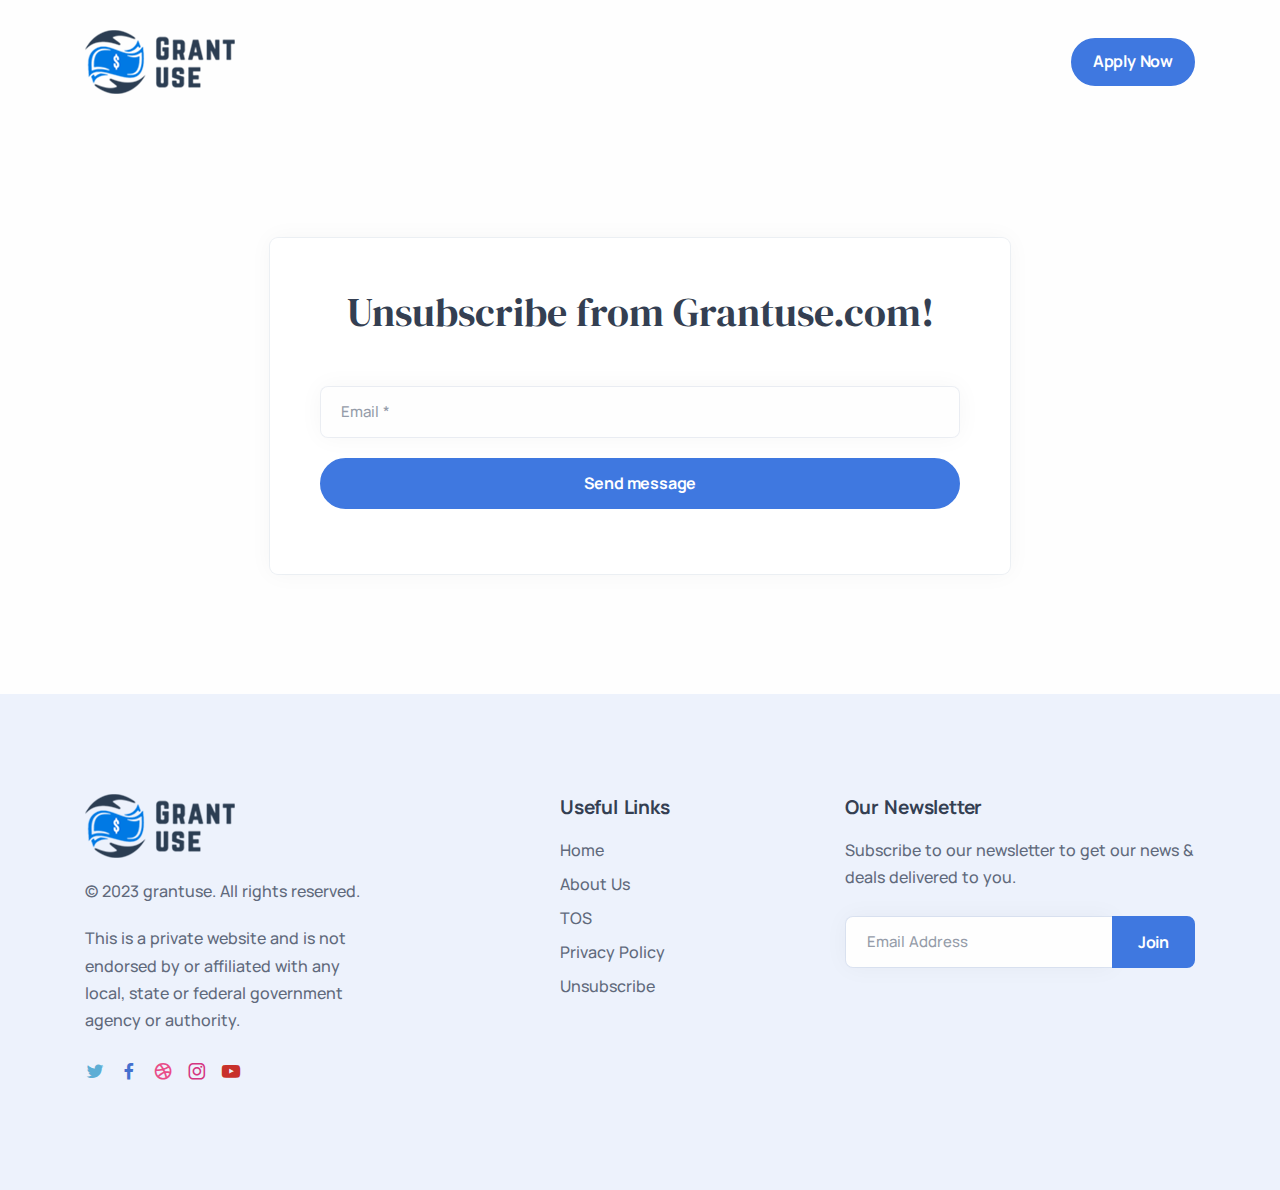
<file: unsubscribe.html>
<!DOCTYPE html>
<html lang="en">
  <head>
    <meta charset="utf-8" />
    <meta name="viewport" content="width=device-width, initial-scale=1.0" />
    <title>Grant Use</title>
    <meta
      name="description"
      content="With our handy website, which provides an easy and quick method to unsubscribe from unsolicited emails and newsletters, you can take control of the clutter in your inbox."
    />
    <meta
      name="keywords"
      content="Grant Cardone, Grant Williams, Cary Grant, and Pella Grant"
    />
    <link rel="shortcut icon" href="public/assets/img/favicon.png" />
    <link rel="stylesheet" href="public/assets/css/plugins.css" />
    <link rel="stylesheet" href="public/assets/css/style.css" />
    <link rel="stylesheet" href="public/assets/css/custom.css" />
    <link
      rel="preload"
      href="public/assets/css/fonts/dm.css"
      as="style"
      onload="this.rel='stylesheet'"
    />
  </head>
  <body>
    <div class="content-wrapper">
      <header class="wrapper bg-light">
        <nav
          class="navbar navbar-expand-lg center-nav transparent navbar-light"
        >
          <div class="container flex-lg-row flex-nowrap align-items-center">
            <div class="navbar-brand w-100">
              <a href="index.html">
                <img src="public/assets/img/logo.png" alt="" />
              </a>
            </div>
            <div
              class="navbar-collapse offcanvas offcanvas-nav offcanvas-start"
            >
              <div class="offcanvas-header d-lg-none">
                <h3 class="text-white fs-30 mb-0">Grant Use</h3>
                <button
                  type="button"
                  class="btn-close btn-close-white"
                  data-bs-dismiss="offcanvas"
                  aria-label="Close"
                ></button>
              </div>
            </div>
            <!-- /.navbar-collapse -->
            <div class="navbar-other w-100 d-flex ms-auto">
              <ul class="navbar-nav flex-row align-items-center ms-auto">
                <li class="nav-item">
                  <a href="#" class="btn btn-sm btn-primary rounded-pill"
                    >Apply Now</a
                  >
                </li>
                <li class="nav-item d-none">
                  <button class="hamburger offcanvas-nav-btn">
                    <span></span>
                  </button>
                </li>
              </ul>
              <!-- /.navbar-nav -->
            </div>
            <!-- /.navbar-other -->
          </div>
          <!-- /.container -->
        </nav>
        <!-- /.navbar -->
      </header>
      <!-- /header -->
      <!-- /section -->
      <div class="container">
        <div class="row gx-0">
          <div class="col-12 col-lg-10 col-xl-8 mx-auto">
            <section
              id="terms-conditions"
              class="wrapper py-12 py-md-14 py-lg-16"
            >
              <div class="card">
                <div class="card-body p-6 p-md-10">
                  <h2 class="display-4 mb-10 text-center">
                    Unsubscribe from Grantuse.com!
                  </h2>
                  <form
                    class="unsubscribe-form"
                    method=""
                    action=""
                    novalidate=""
                  >
                    <div class="messages"></div>
                    <div class="row gx-4">
                      <div class="col-12">
                        <div class="form-floating mb-4">
                          <input
                            id="form_email"
                            type="email"
                            name="email"
                            class="form-control"
                            placeholder="jane.doe@example.com"
                            required=""
                          />
                          <label for="form_email">Email *</label>
                          <div class="valid-feedback">Looks good!</div>
                          <div class="invalid-feedback">
                            Please provide a valid email address.
                          </div>
                        </div>
                      </div>
                      <!-- /column -->
                      <div class="col-12 text-center">
                        <input
                          type="submit"
                          class="btn w-100 btn-primary rounded-pill btn-send mb-3"
                          value="Send message"
                        />
                      </div>
                      <!-- /column -->
                    </div>
                    <!-- /.row -->
                  </form>
                </div>
                <!--/.card-body -->
              </div>
              <!--/.card -->
            </section>
          </div>
          <!-- /column -->
        </div>
        <!-- /.row -->
      </div>
      <!-- /.container -->
    </div>
    <footer class="bg-soft-primary">
      <div class="container py-13 py-md-15">
        <div class="row gy-6 gy-lg-0">
          <div class="col-md-6 col-lg-4">
            <div class="widget">
              <img class="mb-4" src="public/assets/img/logo.png" alt="" />
              <p class="mb-4">© 2023 grantuse. All rights reserved.</p>
              <p class="mb-4 me-12">
                This is a private website and is not endorsed by or affiliated
                with any local, state or federal government agency or authority.
              </p>
              <nav class="nav social">
                <a href="#"><i class="uil uil-twitter"></i></a>
                <a href="#"><i class="uil uil-facebook-f"></i></a>
                <a href="#"><i class="uil uil-dribbble"></i></a>
                <a href="#"><i class="uil uil-instagram"></i></a>
                <a href="#"><i class="uil uil-youtube"></i></a>
              </nav>
              <!-- /.social -->
            </div>
            <!-- /.widget -->
          </div>
          <!-- /column -->
          <div class="col-md-6 col-lg-3 offset-lg-1">
            <div class="widget">
              <h4 class="widget-title mb-3">Useful Links</h4>
              <ul class="list-unstyled text-reset mb-0">
                <li><a href="index.html">Home</a></li>
                <li><a href="about.html">About Us</a></li>
                <li><a href="terms.html">TOS</a></li>
                <li>
                  <a href="privacy.html">Privacy Policy</a>
                </li>
                <li>
                  <a href="unsubscribe.html">Unsubscribe</a>
                </li>
              </ul>
            </div>
            <!-- /.widget -->
          </div>
          <!-- /column -->
          <div class="col-md-12 col-lg-4">
            <div class="widget">
              <h4 class="widget-title mb-3">Our Newsletter</h4>
              <p class="mb-5">
                Subscribe to our newsletter to get our news & deals delivered to
                you.
              </p>
              <div class="newsletter-wrapper">
                <!-- Begin Mailchimp Signup Form -->
                <div id="mc_embed_signup2">
                  <form
                    action="https://elemisfreebies.us20.list-manage.com/subscribe/post?u=aa4947f70a475ce162057838d&amp;id=b49ef47a9a"
                    method="post"
                    id="mc-embedded-subscribe-form2"
                    name="mc-embedded-subscribe-form"
                    class="validate"
                    target="_blank"
                    novalidate
                  >
                    <div id="mc_embed_signup_scroll2">
                      <div class="mc-field-group input-group form-floating">
                        <input
                          type="email"
                          value=""
                          name="EMAIL"
                          class="required email form-control"
                          placeholder="Email Address"
                          id="mce-EMAIL2"
                        />
                        <label for="mce-EMAIL2">Email Address</label>
                        <input
                          type="submit"
                          value="Join"
                          name="subscribe"
                          id="mc-embedded-subscribe2"
                          class="btn btn-primary"
                        />
                      </div>
                      <div id="mce-responses2" class="clear">
                        <div
                          class="response"
                          id="mce-error-response2"
                          style="display: none"
                        ></div>
                        <div
                          class="response"
                          id="mce-success-response2"
                          style="display: none"
                        ></div>
                      </div>
                      <!-- real people should not fill this in and expect good things - do not remove this or risk form bot signups-->
                      <div
                        style="position: absolute; left: -5000px"
                        aria-hidden="true"
                      >
                        <input
                          type="text"
                          name="b_ddc180777a163e0f9f66ee014_4b1bcfa0bc"
                          tabindex="-1"
                          value=""
                        />
                      </div>
                      <div class="clear"></div>
                    </div>
                  </form>
                </div>
                <!--End mc_embed_signup-->
              </div>
              <!-- /.newsletter-wrapper -->
            </div>
            <!-- /.widget -->
          </div>
          <!-- /column -->
        </div>
        <!--/.row -->
      </div>
      <!-- /.container -->
    </footer>
    <div class="progress-wrap">
      <svg
        class="progress-circle svg-content"
        width="100%"
        height="100%"
        viewBox="-1 -1 102 102"
      >
        <path d="M50,1 a49,49 0 0,1 0,98 a49,49 0 0,1 0,-98" />
      </svg>
    </div>
    <script src="public/assets/js/plugins.js"></script>
    <script src="public/assets/js/theme.js"></script>
    <script src="public/assets/js/jquery-3.7.1.min.js"></script>
    <script src="public/assets/js/jquery.validate.min.js"></script>
    <script src="public/assets/js/additional-methods.min.js"></script>

    <script src="public/assets/js/contact_us.js"></script>
  </body>
</html>
</file>
<file: public/assets/css/custom.css>
.navbar-expand-lg .navbar-brand {
    padding-top: 1.2rem;
    padding-bottom: 1.2rem;
}
.color-red{
    color: red;
}
</file>
<file: public/assets/css/fonts/dm.css>
@import url(https://fonts.googleapis.com/css2?family=DM+Serif+Display:ital@0;1);
.counter-wrapper .counter,
.display-1,
.display-2,
.display-3,
.display-4,
.display-5,
.display-6,
.ff-serif,
.post-title {
  font-family: "DM Serif Display";
  font-weight: 400 !important;
  word-spacing: normal !important;
  letter-spacing: normal !important
}
.display-1 {
  font-size: calc(1.385rem + 1.62vw);
  line-height: 1.1
}
@media (min-width:1200px) {
  .display-1 {
    font-size: 2.6rem
  }
}
.display-2 {
  font-size: calc(1.365rem + 1.38vw);
  line-height: 1.15
}
@media (min-width:1200px) {
  .display-2 {
    font-size: 2.4rem
  }
}
.display-3 {
  font-size: calc(1.355rem + 1.26vw);
  line-height: 1.15
}
@media (min-width:1200px) {
  .display-3 {
    font-size: 2.3rem
  }
}
.display-4 {
  font-size: calc(1.325rem + .9vw);
  line-height: 1.2
}
@media (min-width:1200px) {
  .display-4 {
    font-size: 2rem
  }
}
.display-5 {
  font-size: calc(1.305rem + .66vw);
  line-height: 1.2
}
@media (min-width:1200px) {
  .display-5 {
    font-size: 1.8rem
  }
}
.display-6 {
  font-size: calc(1.285rem + .42vw);
  line-height: 1.25
}
@media (min-width:1200px) {
  .display-6 {
    font-size: 1.6rem
  }
}
.h2.post-title,
h2.post-title {
  font-size: calc(1.265rem + .18vw)
}
@media (min-width:1200px) {
  .h2.post-title,
  h2.post-title {
    font-size: 1.4rem
  }
}
.h3.post-title,
h3.post-title {
  font-size: 1.2rem
}
.counter-wrapper .counter {
  font-size: calc(1.335rem + 1.02vw)
}
@media (min-width:1200px) {
  .counter-wrapper .counter {
    font-size: 2.1rem
  }
}
.counter-wrapper .counter.counter-lg {
  font-size: calc(1.355rem + 1.26vw)
}
@media (min-width:1200px) {
  .counter-wrapper .counter.counter-lg {
    font-size: 2.3rem
  }
}
</file>
